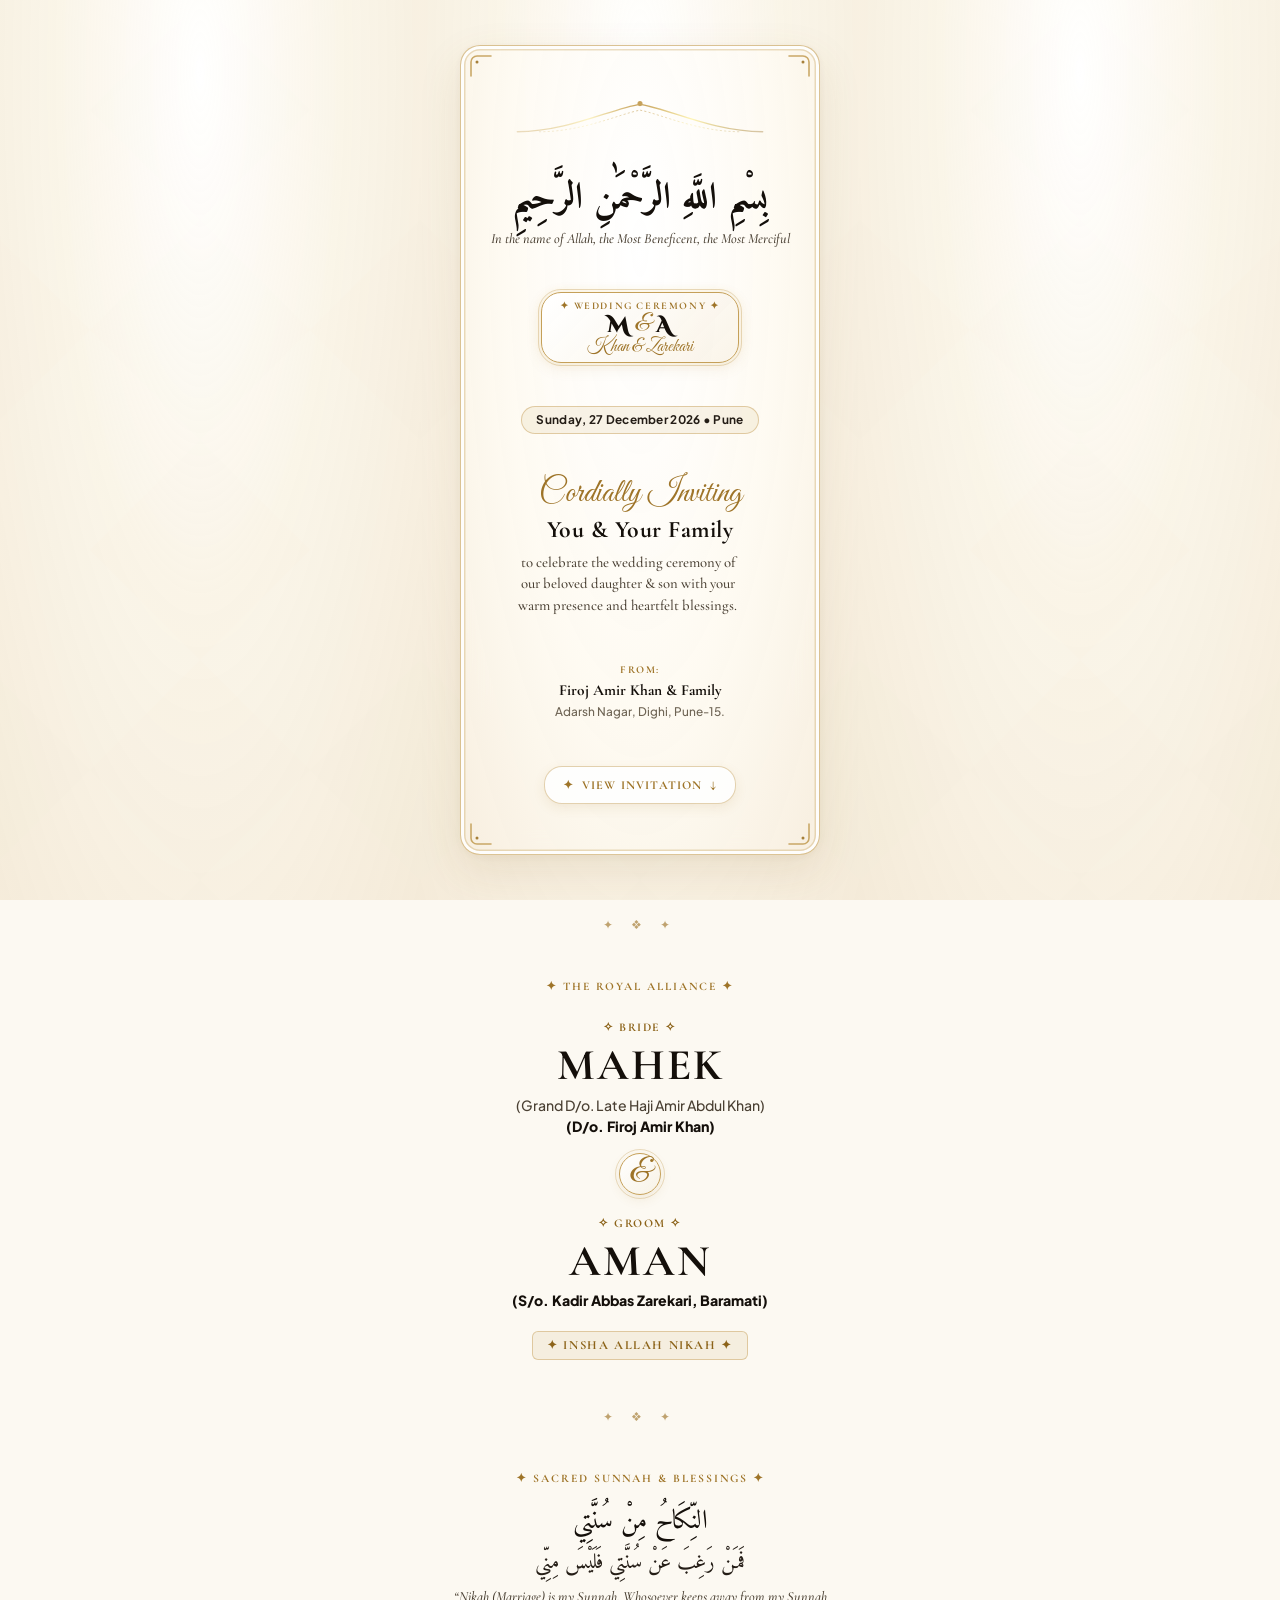
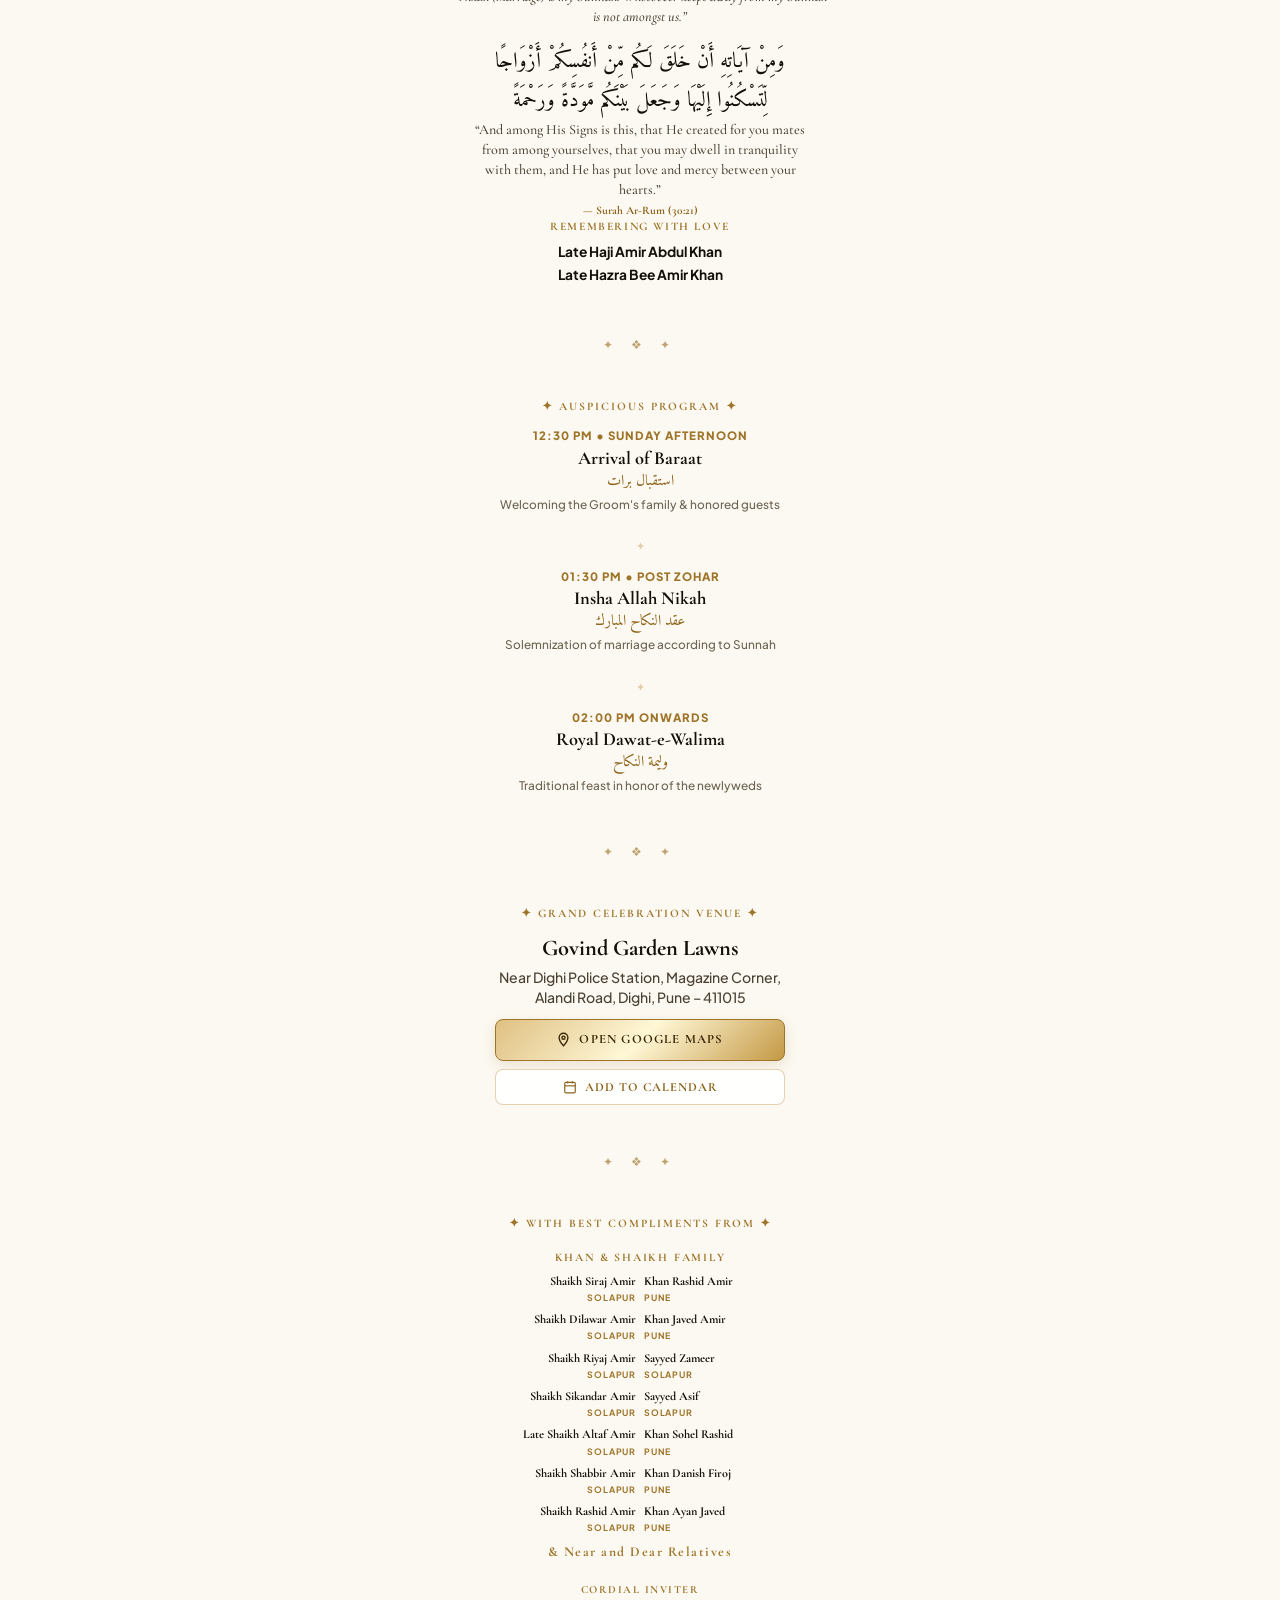
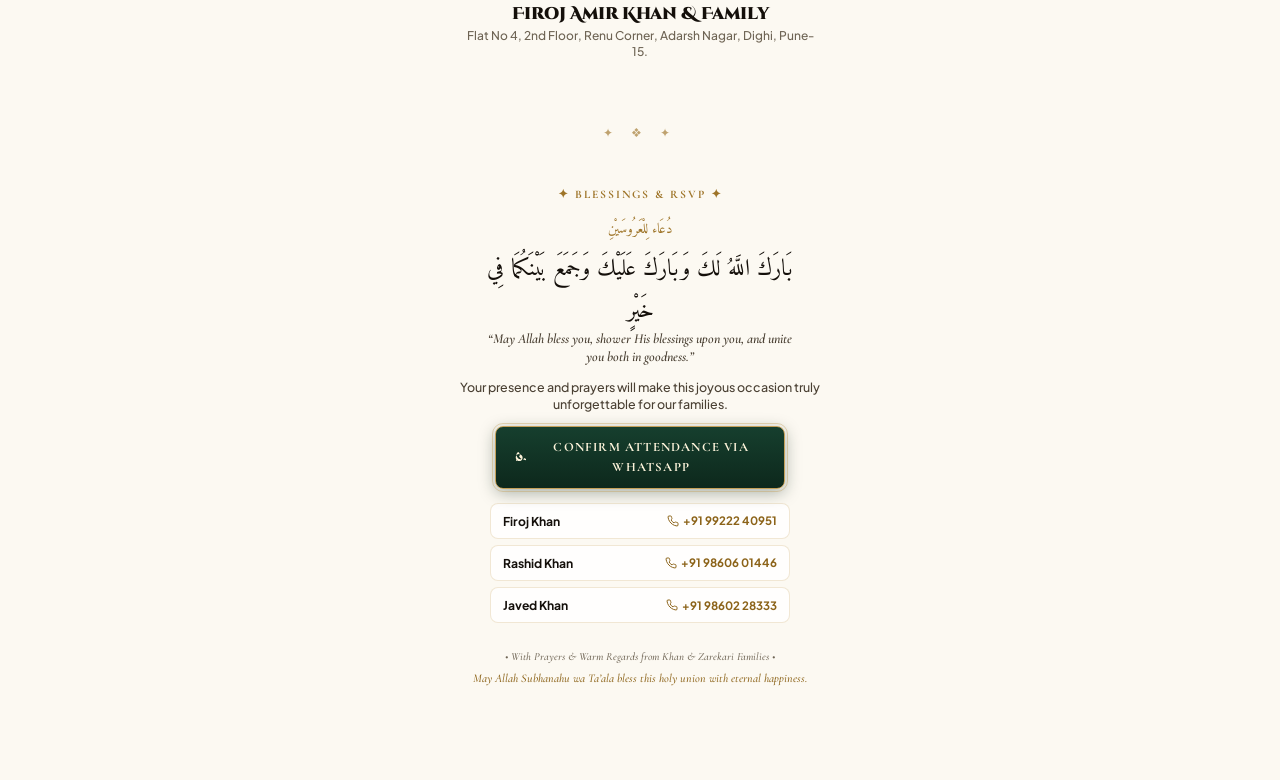
<file: index_diag.html>
<!DOCTYPE html>
<html lang="en">
<head>
<script>
window.addEventListener('DOMContentLoaded', () => {
  const f = document.querySelector('.royal-hero-frame').getBoundingClientRect();
  const v = document.querySelector('.screen-1-viewport').getBoundingClientRect();
  const b = document.body.getBoundingClientRect();
  document.title = 'DIAG:::' + JSON.stringify({frame: f, vp: v, body: b});
});
</script>
  <meta charset="UTF-8">
  <meta name="viewport" content="width=device-width, initial-scale=1.0, maximum-scale=5.0, viewport-fit=cover">
  <title>Wedding Ceremony: Mahek &amp; Aman | Official Digital Royal Invitation</title>
  
  <meta name="description" content="Insha Allah Nikah of Mahek (D/o. Firoj Amir Khan) &amp; Aman (S/o. Kadir Abbas Zarekari) on Sunday, 27 December 2026 at Govind Garden, Dighi, Pune.">
  <meta property="og:title" content="Wedding Ceremony: Mahek &amp; Aman">
  <meta property="og:description" content="You and your family are cordially invited to celebrate the Nikah of Mahek &amp; Aman on Sunday, 27 Dec 2026 at Govind Garden, Pune.">
  <meta property="og:type" content="website">
  <meta name="theme-color" content="#fcf9f2">

  <!-- Regal Islamic Typography & Google Fonts -->
  <link rel="preconnect" href="https://fonts.googleapis.com">
  <link rel="preconnect" href="https://fonts.gstatic.com" crossorigin>
  <link href="https://fonts.googleapis.com/css2?family=Amiri+Quran&family=Amiri:ital,wght@0,700;1,700&family=Aref+Ruqaa:wght@700&family=Scheherazade+New:wght@600;700&family=Cinzel+Decorative:wght@700;900&family=Cormorant+Garamond:ital,wght@0,500;0,600;0,700;1,500;1,600;1,700&family=Plus+Jakarta+Sans:wght@400;500;600;700;800&family=Great+Vibes&display=swap" rel="stylesheet">
  
  <link rel="stylesheet" href="style.css?v=7.1">
  <style id="royal-master-styles">
/* Antigravity Royal Islamic Luxury Design System (v7.1) */
/* Bespoke Imperial Wedding Invitation: Mahek & Aman */
/* Focus: Screen 1 (The First Viewport) Masterpiece */

:root {
  /* Warm Alabaster, Pearl Ivory & Champagne Silk Palette */
  --bg-tapestry: #fcf9f2;
  --bg-parchment-soft: #f7f1e3;
  --bg-parchment-deep: #f2e9d5;
  
  /* Antique Royal Gold Foil Tokens */
  --gold-foil-light: #fff6be;
  --gold-foil-bright: #eab308;
  --gold-foil-base: #c5a059;
  --gold-foil-rich: #9e7428;
  --gold-foil-dark: #634714;
  
  --gold-gradient: linear-gradient(135deg, #a07425 0%, #fff2aa 25%, #8f6416 50%, #fef5bd 75%, #6a4910 100%);
  --gold-gradient-soft: linear-gradient(135deg, #dfc082 0%, #fff7d6 50%, #c49945 100%);
  --gold-border: rgba(197, 160, 89, 0.48);
  --gold-border-subtle: rgba(197, 160, 89, 0.25);
  --gold-glow: 0 0 18px rgba(197, 160, 89, 0.28);

  /* High Contrast Regal Typography Colors (WCAG AAA on Cream) */
  --text-lead: #140f0a;
  --text-primary: #241d16;
  --text-secondary: #4a4033;
  --text-muted: #6e6454;
  --text-gold-accent: #8c6319;

  /* Typography Fonts */
  --font-arabic-bold: 'Amiri', 'Aref Ruqaa', 'Scheherazade New', 'Noto Naskh Arabic', serif;
  --font-arabic-quran: 'Amiri Quran', 'Amiri', 'Scheherazade New', serif;
  --font-arabic: 'Amiri', 'Aref Ruqaa', 'Scheherazade New', 'Noto Naskh Arabic', serif;
  --font-display: 'Cinzel Decorative', Georgia, serif;
  --font-serif: 'Cormorant Garamond', Georgia, serif;
  --font-script: 'Great Vibes', cursive;
  --font-sans: 'Plus Jakarta Sans', -apple-system, BlinkMacSystemFont, sans-serif;

  --nav-height: 44px;
}

/* ==========================================================
   STRICT ZERO HORIZONTAL MOVEMENT & MOBILE VIEWPORT STABILITY
   ========================================================== */
*, *::before, *::after {
  margin: 0;
  padding: 0;
  box-sizing: border-box;
  -webkit-tap-highlight-color: transparent;
  max-width: 100%;
}

html {
  width: 100%;
  max-width: 100%;
  overflow-x: hidden !important;
  scroll-behavior: smooth;
  scroll-snap-type: y proximity;
  background-color: var(--bg-tapestry);
}

body.royal-parchment-body {
  width: 100%;
  max-width: 100%;
  min-height: 100vh;
  overflow-x: hidden !important;
  position: relative;
  touch-action: pan-y;
  color: var(--text-primary);
  font-family: var(--font-sans);
  line-height: 1.5;
  text-rendering: optimizeLegibility;
  -webkit-font-smoothing: antialiased;
  background-color: var(--bg-tapestry);
  background-image: 
    radial-gradient(ellipse at 50% 8%, rgba(255, 255, 255, 0.98) 0%, rgba(250, 244, 230, 0.8) 45%, rgba(243, 233, 214, 0.88) 100%),
    url("data:image/svg+xml,%3Csvg width='60' height='60' viewBox='0 0 60 60' xmlns='http://www.w3.org/2000/svg'%3E%3Cg fill='%23c5a059' fill-opacity='0.038' fill-rule='evenodd'%3E%3Cpath d='M30 30L15 15L30 0L45 15L30 30zm0 30L15 45L30 30L45 45L30 60zM0 30L15 45L0 60L-15 45L0 30zm60 0L45 45L60 60L75 45L60 30z'/%3E%3C/g%3E%3C/svg%3E");
}

/* Ambient Golden Stardust Background Canvas */
#ambient-canvas {
  position: fixed;
  top: 0;
  left: 0;
  width: 100%;
  height: 100%;
  pointer-events: none;
  z-index: 0;
  opacity: 0.65;
}

/* Sticky Luxury Top Navigation Bar (Fades in ONLY after scrolling past Screen 1) */
.top-nav-bar {
  position: fixed;
  top: 0;
  left: 0;
  right: 0;
  width: 100%;
  max-width: 100vw;
  box-sizing: border-box;
  overflow-x: hidden;
  height: var(--nav-height);
  padding: 0 14px;
  display: flex;
  align-items: center;
  justify-content: space-between;
  z-index: 100;
  background: rgba(252, 249, 242, 0.96);
  backdrop-filter: blur(14px);
  -webkit-backdrop-filter: blur(14px);
  border-bottom: 1px solid var(--gold-border-subtle);
  transition: opacity 0.4s ease, transform 0.4s ease;
}

.top-nav-bar.nav-transparent {
  opacity: 0;
  pointer-events: none;
  transform: translateY(-8px);
}

.nav-branding {
  font-family: var(--font-display);
  font-size: 0.78rem;
  letter-spacing: 0.8px;
  font-weight: 700;
  background: var(--gold-gradient);
  -webkit-background-clip: text;
  -webkit-text-fill-color: transparent;
  white-space: nowrap;
}

.nav-quick-actions {
  display: flex;
  align-items: center;
  gap: 6px;
}

.nav-link-pill {
  text-decoration: none;
  background: rgba(197, 160, 89, 0.12);
  border: 1px solid var(--gold-border-subtle);
  color: var(--text-gold-accent);
  font-size: 0.68rem;
  font-weight: 700;
  padding: 3px 8px;
  border-radius: 10px;
  transition: all 0.2s ease;
  white-space: nowrap;
}

.nav-link-pill:active {
  background: rgba(197, 160, 89, 0.25);
}

.nav-icon-btn {
  background: rgba(255, 255, 255, 0.9);
  border: 1px solid var(--gold-border-subtle);
  color: var(--text-gold-accent);
  width: 26px;
  height: 26px;
  border-radius: 50%;
  display: flex;
  align-items: center;
  justify-content: center;
  cursor: pointer;
  flex-shrink: 0;
}

/* ==========================================================
   SCREEN 1: THE FIRST VIEWPORT MASTERPIECE
   (Exact 100dvh Self-Contained Isolation - Zero Bleed of Section 2!)
   ========================================================== */
.screen-1-viewport {
  position: relative;
  width: 100%;
  height: 100dvh;
  min-height: 100dvh;
  max-height: 100dvh;
  box-sizing: border-box;
  overflow: hidden;
  display: flex;
  align-items: center;
  justify-content: center;
  padding: 10px;
  scroll-snap-align: start;
  scroll-snap-stop: always;
  z-index: 10;
}

/* Royal Architectural Illuminated Arched Frame */
.royal-hero-frame {
  position: relative;
  width: calc(100% - 16px);
  max-width: 360px;
  height: calc(100% - 16px);
  max-height: 810px;
  box-sizing: border-box;
  margin: 0 auto;
  background: radial-gradient(ellipse at 50% 25%, rgba(255, 255, 255, 0.98) 0%, rgba(254, 250, 242, 0.95) 55%, rgba(247, 239, 224, 0.93) 100%);
  backdrop-filter: blur(14px);
  -webkit-backdrop-filter: blur(14px);
  border: 1.5px solid rgba(197, 160, 89, 0.6);
  border-radius: 20px;
  box-shadow: 
    0 16px 44px rgba(139, 101, 33, 0.12),
    0 2px 8px rgba(139, 101, 33, 0.06),
    inset 0 0 0 3px rgba(255, 255, 255, 0.95),
    inset 0 0 0 4.5px rgba(197, 160, 89, 0.35);
  display: flex;
  flex-direction: column;
  justify-content: space-evenly;
  align-items: center;
  text-align: center;
  padding: 14px 14px 12px;
  overflow: hidden;
}

/* Arabesque Corner Filigree Accents */
.frame-corner {
  position: absolute;
  width: 24px;
  height: 24px;
  pointer-events: none;
  opacity: 0.9;
  z-index: 2;
}
.frame-corner-tl { top: 8px; left: 8px; }
.frame-corner-tr { top: 8px; right: 8px; transform: scaleX(-1); }
.frame-corner-bl { bottom: 8px; left: 8px; transform: scaleY(-1); }
.frame-corner-br { bottom: 8px; right: 8px; transform: scale(-1); }
.frame-corner svg { width: 100%; height: 100%; display: block; }

/* Top Moorish Mihrab Arch Crown */
.hero-arch-crown {
  width: 100%;
  max-width: 260px;
  margin-top: 2px;
  flex-shrink: 0;
}
.hero-arch-svg {
  width: 100%;
  height: auto;
  display: block;
}

/* Bismillah Calligraphy Block with Metallic Gold Shine */
.hero-bismillah-block {
  width: 100%;
  margin: 1px 0 3px;
  flex-shrink: 0;
}

.bold-calligraphic-bismillah {
  font-family: var(--font-arabic-bold);
  font-size: clamp(1.8rem, 5.8vw, 2.3rem);
  color: var(--text-lead);
  line-height: 1.45;
  margin-bottom: 2px;
  white-space: normal;
  text-shadow: 0 1px 2px rgba(255, 255, 255, 0.95);
  position: relative;
  display: inline-block;
  letter-spacing: 0;
}

.bismillah-translation {
  font-family: var(--font-serif);
  font-size: clamp(0.78rem, 2.5vw, 0.88rem);
  font-style: italic;
  color: var(--text-secondary);
  line-height: 1.35;
  padding: 0 4px;
}

/* M&A Royal Monogram Medallion with Floating Motion */
.hero-monogram-medallion-wrap {
  margin: 3px 0;
  display: flex;
  align-items: center;
  justify-content: center;
  width: 100%;
  max-width: 280px;
  flex-shrink: 0;
}

.hero-medallion-box {
  position: relative;
  padding: 6px 18px;
  background: linear-gradient(135deg, rgba(255, 255, 255, 0.98) 0%, rgba(250, 244, 232, 0.94) 100%);
  border: 1.2px solid var(--gold-foil-base);
  outline: 1px solid rgba(197, 160, 89, 0.38);
  outline-offset: 2.5px;
  border-radius: 20px;
  box-shadow: 
    0 4px 16px rgba(161, 120, 47, 0.12),
    0 0 10px rgba(234, 179, 8, 0.1);
  display: flex;
  flex-direction: column;
  align-items: center;
  animation: crestFloat 4s ease-in-out infinite;
  transition: transform 0.3s ease;
  overflow: hidden;
}

@keyframes crestFloat {
  0%, 100% {
    transform: translateY(0);
    box-shadow: 0 4px 14px rgba(161, 120, 47, 0.12), 0 0 8px rgba(234, 179, 8, 0.08);
  }
  50% {
    transform: translateY(-3px);
    box-shadow: 0 8px 22px rgba(161, 120, 47, 0.18), 0 0 16px rgba(234, 179, 8, 0.18);
  }
}

.hero-caption-pill {
  font-family: var(--font-serif);
  font-size: 0.64rem;
  letter-spacing: 1.6px;
  text-transform: uppercase;
  color: var(--gold-foil-rich);
  font-weight: 800;
}

.hero-monogram-lead {
  display: flex;
  align-items: center;
  justify-content: center;
  gap: 5px;
  margin: 1px 0;
  line-height: 1;
}

.mono-initial {
  font-family: var(--font-display);
  font-size: 1.35rem;
  font-weight: 800;
  color: var(--text-lead);
  letter-spacing: 1px;
}

.mono-amp {
  font-family: var(--font-script);
  font-size: 1.65rem;
  color: var(--gold-foil-rich);
  line-height: 0.8;
  margin-top: -2px;
}

.hero-alliance-name {
  font-family: var(--font-script);
  font-size: 1.15rem;
  color: var(--gold-foil-rich);
  line-height: 1;
}

/* Date & City Capsule */
.hero-date-capsule {
  display: inline-block;
  font-family: var(--font-sans);
  font-size: 0.74rem;
  font-weight: 700;
  color: var(--text-primary);
  background: rgba(197, 160, 89, 0.12);
  border: 1px solid var(--gold-border);
  padding: 4px 14px;
  border-radius: 16px;
  margin: 2px 0 4px;
  flex-shrink: 0;
  letter-spacing: 0.3px;
}

/* Universal Welcoming Salutation (Clean, Simple English) */
.hero-salutation-wrap {
  width: 100%;
  max-width: 330px;
  margin: 2px 0;
  flex-shrink: 0;
}

.guest-salutation-script {
  font-family: var(--font-script);
  font-size: 2.05rem;
  color: var(--gold-foil-rich);
  line-height: 1;
  display: block;
}

.universal-guest-title {
  font-family: var(--font-serif);
  font-size: clamp(1.24rem, 4.4vw, 1.48rem);
  font-weight: 700;
  color: var(--text-lead);
  letter-spacing: 0.5px;
  margin: 2px 0 4px;
}

.salutation-message {
  font-family: var(--font-serif);
  font-size: clamp(0.82rem, 2.6vw, 0.92rem);
  color: var(--text-secondary);
  line-height: 1.45;
  margin-bottom: 4px;
  text-wrap: balance;
  max-width: 305px;
}

/* Host Sign-off */
.hero-host-signoff {
  display: flex;
  flex-direction: column;
  align-items: center;
  gap: 1px;
  margin: 2px 0 4px;
  flex-shrink: 0;
}

.from-tag {
  font-family: var(--font-serif);
  font-size: 0.66rem;
  text-transform: uppercase;
  letter-spacing: 1.5px;
  color: var(--gold-foil-rich);
  font-weight: 700;
}

.host-name {
  font-family: var(--font-serif);
  font-size: 0.96rem;
  font-weight: 700;
  color: var(--text-lead);
}

.host-location {
  font-size: 0.74rem;
  color: var(--text-muted);
}

/* Pulsing Scroll Beacon Action */
.scroll-down-cue {
  display: inline-flex;
  align-items: center;
  gap: 7px;
  text-decoration: none;
  font-family: var(--font-serif);
  font-size: 0.76rem;
  font-weight: 700;
  letter-spacing: 1.2px;
  text-transform: uppercase;
  color: var(--gold-foil-rich);
  margin-top: 4px;
  padding: 7px 18px;
  border: 1.2px solid var(--gold-border);
  border-radius: 18px;
  background: rgba(255, 255, 255, 0.88);
  box-shadow: 0 4px 12px rgba(161, 120, 47, 0.12);
  animation: beaconPulse 2.8s infinite ease-in-out;
  transition: all 0.25s ease;
  flex-shrink: 0;
}

@keyframes beaconPulse {
  0%, 100% {
    box-shadow: 0 0 0 0 rgba(197, 160, 89, 0.4), 0 4px 12px rgba(161, 120, 47, 0.12);
  }
  50% {
    box-shadow: 0 0 0 6px rgba(197, 160, 89, 0), 0 6px 16px rgba(161, 120, 47, 0.2);
  }
}

.scroll-down-cue:active {
  background: rgba(197, 160, 89, 0.2);
  transform: scale(0.98);
}

.cue-arrow-down {
  display: inline-block;
  font-size: 0.9rem;
  animation: arrowBounce 1.8s infinite ease-in-out;
}

@keyframes arrowBounce {
  0%, 100% { transform: translateY(0); }
  50% { transform: translateY(3px); }
}

/* ==========================================================
   ELEGANT ENTRANCE & MOTION PHYSICS FOR SCREEN 1
   (Baseline opacity: 1 ensures 100% visibility always!)
   ========================================================== */
.anim-fade-up {
  opacity: 1;
  transform: translateY(0);
}

.anim-d1 { animation-delay: 0.04s; }
.anim-d2 { animation-delay: 0.10s; }
.anim-d3 { animation-delay: 0.16s; }
.anim-d4 { animation-delay: 0.22s; }
.anim-d5 { animation-delay: 0.28s; }
.anim-d6 { animation-delay: 0.34s; }
.anim-d7 { animation-delay: 0.40s; }

@media (prefers-reduced-motion: reduce) {
  .anim-fade-up, .hero-medallion-box, .scroll-down-cue, .cue-arrow-down {
    animation: none !important;
    opacity: 1 !important;
    transform: none !important;
  }
}

/* ==========================================================
   DOWNSTREAM CHAPTERS (PRESERVED & ISOLATED)
   ========================================================== */
.invitation-main-flow {
  position: relative;
  width: 100%;
  max-width: 400px;
  margin: 0 auto;
  padding: 0 12px 60px;
  box-sizing: border-box;
  overflow: hidden;
  display: flex;
  flex-direction: column;
  align-items: center;
  z-index: 10;
}

/* Downstream Section Isolation */
.spacious-chapter {
  position: relative;
  width: 100%;
  max-width: 100%;
  margin: 20px 0 24px;
  padding: 8px 0;
  box-sizing: border-box;
  overflow: hidden;
  display: flex;
  flex-direction: column;
  align-items: center;
  text-align: center;
  scroll-snap-align: start;
}

.spacious-chapter-badge {
  display: inline-block;
  font-family: var(--font-serif);
  font-size: 0.72rem;
  letter-spacing: 2px;
  text-transform: uppercase;
  color: var(--gold-foil-rich);
  font-weight: 800;
  margin-bottom: 12px;
}

.spacious-divider {
  display: flex;
  align-items: center;
  justify-content: center;
  width: 100%;
  margin: 16px 0;
}

.spacious-divider-icon {
  color: var(--gold-foil-rich);
  font-size: 0.75rem;
  letter-spacing: 8px;
  opacity: 0.65;
}

/* Couple Profiles */
.couple-profile-wrap {
  width: 100%;
  max-width: 320px;
  margin: 6px 0;
}

.role-designation {
  font-family: var(--font-serif);
  font-size: 0.74rem;
  font-weight: 700;
  letter-spacing: 1.5px;
  text-transform: uppercase;
  color: var(--text-gold-accent);
}

.couple-hero-name {
  font-family: var(--font-serif);
  font-size: clamp(2rem, 7.5vw, 2.75rem);
  font-weight: 900;
  letter-spacing: 2px;
  color: var(--text-lead);
  text-transform: uppercase;
  line-height: 1.1;
  margin: 4px 0 6px;
}

.lineage-stack {
  font-size: clamp(0.76rem, 2.5vw, 0.88rem);
  color: var(--text-secondary);
  line-height: 1.4;
}

.lineage-row {
  margin-bottom: 2px;
  white-space: normal;
  word-break: normal;
  overflow-wrap: break-word;
}

.lineage-row.highlight-parent {
  font-weight: 800;
  color: var(--text-lead);
}

.alliance-knot-crest {
  display: flex;
  align-items: center;
  justify-content: center;
  margin: 8px 0;
}

.alliance-knot-circle {
  width: 42px;
  height: 42px;
  border-radius: 50%;
  border: 1.5px solid var(--gold-foil-base);
  outline: 1px solid rgba(197, 160, 89, 0.35);
  outline-offset: 3px;
  background: linear-gradient(135deg, rgba(255, 255, 255, 0.98) 0%, rgba(247, 241, 227, 0.92) 100%);
  box-shadow: 0 4px 12px rgba(161, 120, 47, 0.12);
  display: flex;
  align-items: center;
  justify-content: center;
}

.alliance-knot-ampersand {
  font-family: var(--font-script);
  font-size: 2.1rem;
  color: var(--gold-foil-rich);
  line-height: 1;
  margin-top: -2px;
}

.solemn-ceremony-pill {
  font-family: var(--font-serif);
  font-size: 0.78rem;
  font-weight: 800;
  letter-spacing: 1.6px;
  text-transform: uppercase;
  color: var(--text-gold-accent);
  padding: 4px 14px;
  border-radius: 6px;
  background: rgba(197, 160, 89, 0.12);
  border: 1px solid var(--gold-border);
  margin-top: 12px;
}

/* Sacred Sunnah */
.hadith-block {
  width: 100%;
  margin-bottom: 8px;
}

.bold-calligraphic-hadith-lead {
  font-family: var(--font-arabic-bold);
  font-size: clamp(1.3rem, 4.4vw, 1.65rem);
  color: var(--text-lead);
  line-height: 1.75;
  white-space: normal;
  word-break: normal;
  overflow-wrap: break-word;
}

.bold-calligraphic-hadith-sub {
  font-family: var(--font-arabic-bold);
  font-size: clamp(1.1rem, 3.6vw, 1.35rem);
  color: var(--text-primary);
  line-height: 1.75;
  white-space: normal;
  word-break: normal;
  overflow-wrap: break-word;
}

.hadith-translation-text {
  font-family: var(--font-serif);
  font-size: clamp(0.8rem, 2.5vw, 0.88rem);
  font-style: italic;
  color: var(--text-secondary);
  line-height: 1.4;
  margin-top: 4px;
}

.quranic-verse-block {
  width: 100%;
  max-width: 340px;
}

.bold-calligraphic-quran {
  font-family: var(--font-arabic-quran);
  font-size: clamp(1.1rem, 3.5vw, 1.35rem);
  color: var(--text-lead);
  line-height: 1.85;
  white-space: normal;
  word-break: normal;
  overflow-wrap: break-word;
  text-align: center;
}

.quran-translation-text {
  font-family: var(--font-serif);
  font-size: clamp(0.8rem, 2.5vw, 0.88rem);
  line-height: 1.4;
  color: var(--text-secondary);
  margin-top: 6px;
}

.quran-surah-cite {
  display: block;
  font-size: 0.72rem;
  color: var(--text-gold-accent);
  font-weight: 700;
  margin-top: 3px;
  font-style: normal;
}

.elders-benediction-block {
  width: 100%;
  max-width: 320px;
}

.elders-section-lead {
  font-family: var(--font-serif);
  font-size: 0.72rem;
  text-transform: uppercase;
  letter-spacing: 1.6px;
  color: var(--gold-foil-rich);
  font-weight: 800;
  display: block;
  margin-bottom: 6px;
}

.elder-name-line {
  font-size: clamp(0.76rem, 2.5vw, 0.86rem);
  font-weight: 700;
  color: var(--text-lead);
  line-height: 1.4;
  margin-bottom: 4px;
}

/* Ceremony & Program */
.program-timeline-roster {
  width: 100%;
  max-width: 330px;
  display: flex;
  flex-direction: column;
  gap: 14px;
}

.program-time-point {
  display: flex;
  flex-direction: column;
  align-items: center;
}

.point-time-badge {
  font-family: var(--font-sans);
  font-size: 0.72rem;
  font-weight: 800;
  color: var(--gold-foil-rich);
  letter-spacing: 1px;
  text-transform: uppercase;
  margin-bottom: 2px;
}

.point-title {
  font-family: var(--font-serif);
  font-size: 1.15rem;
  font-weight: 800;
  color: var(--text-lead);
  line-height: 1.2;
}

.point-subtitle {
  font-family: var(--font-arabic-bold);
  font-size: 0.95rem;
  color: var(--text-gold-accent);
  margin-top: 2px;
}

.point-note {
  font-size: 0.74rem;
  color: var(--text-muted);
  margin-top: 2px;
}

.point-separator-star {
  color: var(--gold-foil-base);
  font-size: 0.7rem;
  margin-top: 10px;
  opacity: 0.5;
}

/* Venue */
.venue-statement-block {
  width: 100%;
  max-width: 320px;
  margin-bottom: 12px;
}

.venue-lead-name {
  font-family: var(--font-serif);
  font-size: clamp(1.15rem, 3.8vw, 1.4rem);
  font-weight: 800;
  color: var(--text-lead);
  line-height: 1.25;
}

.venue-full-address {
  font-size: clamp(0.78rem, 2.5vw, 0.88rem);
  color: var(--text-secondary);
  line-height: 1.4;
  margin-top: 6px;
}

.venue-action-cluster {
  display: flex;
  flex-direction: column;
  align-items: center;
  gap: 8px;
  width: 100%;
  max-width: 290px;
}

.bespoke-gold-btn {
  display: inline-flex;
  align-items: center;
  justify-content: center;
  gap: 8px;
  width: 100%;
  background: var(--gold-gradient-soft);
  border: 1px solid var(--gold-foil-rich);
  color: #3b2806;
  font-family: var(--font-serif);
  font-weight: 700;
  font-size: 0.8rem;
  letter-spacing: 1.2px;
  text-transform: uppercase;
  padding: 10px 16px;
  border-radius: 8px;
  text-decoration: none;
  box-shadow: 0 4px 14px rgba(161, 120, 47, 0.18);
  transition: all 0.2s ease;
}

.bespoke-gold-btn:active {
  transform: scale(0.98);
}

.bespoke-outline-btn {
  display: inline-flex;
  align-items: center;
  justify-content: center;
  gap: 8px;
  width: 100%;
  background: rgba(255, 255, 255, 0.9);
  border: 1px solid var(--gold-border);
  color: var(--text-gold-accent);
  font-family: var(--font-serif);
  font-weight: 700;
  font-size: 0.78rem;
  letter-spacing: 1px;
  text-transform: uppercase;
  padding: 8px 16px;
  border-radius: 8px;
  text-decoration: none;
  transition: all 0.2s ease;
}

.bespoke-outline-btn:active {
  background: rgba(197, 160, 89, 0.15);
}

/* Compliments & Honors */
.compliments-editorial-wrap {
  width: 100%;
  max-width: 360px;
  margin: 4px 0 16px;
}

.compliments-group-lead {
  font-family: var(--font-serif);
  font-size: 0.72rem;
  text-transform: uppercase;
  letter-spacing: 1.8px;
  color: var(--gold-foil-rich);
  font-weight: 800;
  display: block;
  margin-bottom: 8px;
}

.compliments-two-col-flow {
  display: flex;
  justify-content: space-between;
  gap: 8px;
  width: 100%;
}

.compliments-col {
  flex: 1;
  display: flex;
  flex-direction: column;
  gap: 8px;
}

.compliments-col-left { text-align: right; }
.compliments-col-right { text-align: left; }

.compliment-honor-item {
  display: flex;
  flex-direction: column;
}

.honor-name-line {
  font-family: var(--font-serif);
  font-size: clamp(0.68rem, 2vw, 0.76rem);
  font-weight: 700;
  color: var(--text-lead);
  line-height: 1.25;
  margin-bottom: 2px;
  white-space: normal;
  word-break: normal;
  overflow-wrap: break-word;
}

.honor-location-pill {
  font-size: 0.55rem;
  color: var(--gold-foil-rich);
  font-family: var(--font-sans);
  font-weight: 700;
  letter-spacing: 0.8px;
  text-transform: uppercase;
}

.all-relatives-honor-banner {
  font-family: var(--font-serif);
  font-size: 0.85rem;
  font-weight: 800;
  letter-spacing: 1.5px;
  color: var(--gold-foil-rich);
  margin: 8px 0 12px;
}

.host-inviter-block {
  width: 100%;
  margin-top: 6px;
}

.from-lead-label {
  font-family: var(--font-serif);
  font-size: 0.68rem;
  text-transform: uppercase;
  letter-spacing: 1.5px;
  color: var(--gold-foil-rich);
  font-weight: 800;
}

.host-lead-fullname {
  font-family: var(--font-display);
  font-size: 1.08rem;
  font-weight: 800;
  color: var(--text-lead);
  margin: 2px 0 1px;
}

.host-lead-addressline {
  font-size: 0.75rem;
  color: var(--text-muted);
  line-height: 1.35;
}

/* RSVP */
.dua-display-wrap {
  width: 100%;
  max-width: 320px;
  margin-bottom: 12px;
}

.dua-crest-label {
  font-family: var(--font-arabic-bold);
  font-size: 0.9rem;
  color: var(--gold-foil-rich);
  margin-bottom: 3px;
}

.bold-calligraphic-dua {
  font-family: var(--font-arabic-quran);
  font-size: clamp(1.15rem, 3.8vw, 1.45rem);
  color: var(--text-lead);
  line-height: 1.8;
  white-space: normal;
  word-break: normal;
  overflow-wrap: break-word;
  text-align: center;
}

.dua-translation-text {
  font-family: var(--font-serif);
  font-size: clamp(0.78rem, 2.5vw, 0.86rem);
  font-style: italic;
  font-weight: 600;
  color: var(--text-secondary);
  line-height: 1.35;
  margin-top: 5px;
}

.rsvp-invitation-subtext {
  font-size: 0.78rem;
  color: var(--text-secondary);
  line-height: 1.35;
  margin-bottom: 14px;
  padding: 0 4px;
}

.bespoke-rsvp-btn {
  position: relative;
  display: inline-flex;
  align-items: center;
  justify-content: center;
  gap: 8px;
  width: 100%;
  max-width: 290px;
  background: linear-gradient(180deg, #163f2e 0%, #0d281c 100%);
  border: 1.2px solid var(--gold-foil-base);
  outline: 1px solid rgba(197, 160, 89, 0.4);
  outline-offset: 2px;
  color: #fdf4db;
  font-family: var(--font-serif);
  font-weight: 700;
  font-size: 0.8rem;
  letter-spacing: 1.2px;
  text-transform: uppercase;
  padding: 11px 16px;
  border-radius: 8px;
  text-decoration: none;
  box-shadow: 0 4px 16px rgba(13, 40, 28, 0.35);
  overflow: hidden;
  transition: all 0.25s ease;
}

.bespoke-rsvp-btn:active {
  transform: scale(0.98);
}

.btn-shimmer-sweep {
  position: absolute;
  top: 0;
  left: -120%;
  width: 70%;
  height: 100%;
  background: linear-gradient(90deg, transparent, rgba(255, 255, 255, 0.28), transparent);
  transform: skewX(-20deg);
  animation: shimmerSweep 3.2s infinite ease-in-out;
}

@keyframes shimmerSweep {
  0% { left: -120%; }
  45% { left: 160%; }
  100% { left: 160%; }
}

.contacts-honor-list {
  width: 100%;
  max-width: 300px;
  display: flex;
  flex-direction: column;
  gap: 6px;
  margin: 14px 0 16px;
}

.contact-pill-item {
  display: flex;
  align-items: center;
  justify-content: space-between;
  padding: 8px 12px;
  background: rgba(255, 255, 255, 0.85);
  border: 1px solid var(--gold-border-subtle);
  border-radius: 8px;
  text-decoration: none;
  color: var(--text-primary);
  font-size: 0.76rem;
  transition: all 0.2s ease;
}

.contact-pill-item:active {
  background: rgba(197, 160, 89, 0.15);
}

.contact-name {
  font-weight: 700;
  color: var(--text-lead);
}

.contact-phone-badge {
  display: flex;
  align-items: center;
  gap: 4px;
  color: var(--text-gold-accent);
  font-weight: 700;
  font-family: var(--font-sans);
  font-size: 0.72rem;
}

.closing-imperial-blessing {
  margin-top: 10px;
  font-family: var(--font-serif);
  font-style: italic;
  font-size: 0.68rem;
  color: var(--text-muted);
}

.closing-prayer-text {
  font-family: var(--font-serif);
  font-size: 0.74rem;
  font-style: italic;
  color: var(--text-gold-accent);
  margin-top: 4px;
}

  </style>
</head>
<body class="royal-parchment-body">
  <!-- Ambient Golden Stardust Canvas -->
  <canvas id="ambient-canvas"></canvas>

  <!-- Sticky Luxury Navigation Bar (Fades in ONLY on scroll) -->
  <header class="top-nav-bar nav-transparent" id="top-nav">
    <div class="nav-branding">Khan &amp; Zarekari</div>
    <div class="nav-quick-actions">
      <a href="#zone-ceremony" class="nav-link-pill">Nikah</a>
      <a href="#zone-rsvp" class="nav-link-pill">RSVP</a>
      <button id="share-btn" class="nav-icon-btn" aria-label="Share Invitation">
        <svg width="12" height="12" viewBox="0 0 24 24" fill="none" stroke="currentColor" stroke-width="2"><path d="M4 12v8a2 2 0 0 0 2 2h12a2 2 0 0 0 2-2v-8"/><polyline points="16 6 12 2 8 6"/><line x1="12" y1="2" x2="12" y2="15"/></svg>
      </button>
    </div>
  </header>

  <!-- ==========================================================
       SCREEN 1: THE FIRST VIEWPORT (SELF-CONTAINED 100dvh)
       ========================================================== -->
  <section class="screen-1-viewport" id="zone-opener">
    <div class="royal-hero-frame">

      <div class="frame-corner frame-corner-tl">
        <svg viewBox="0 0 24 24" fill="none"><path d="M2 22 V8 C2 4.686 4.686 2 8 2 H22" stroke="#c5a059" stroke-width="1.6" stroke-linecap="round"/><circle cx="8" cy="8" r="1.5" fill="#9e7428"/></svg>
      </div>
      <div class="frame-corner frame-corner-tr">
        <svg viewBox="0 0 24 24" fill="none"><path d="M2 22 V8 C2 4.686 4.686 2 8 2 H22" stroke="#c5a059" stroke-width="1.6" stroke-linecap="round"/><circle cx="8" cy="8" r="1.5" fill="#9e7428"/></svg>
      </div>
      <div class="frame-corner frame-corner-bl">
        <svg viewBox="0 0 24 24" fill="none"><path d="M2 22 V8 C2 4.686 4.686 2 8 2 H22" stroke="#c5a059" stroke-width="1.6" stroke-linecap="round"/><circle cx="8" cy="8" r="1.5" fill="#9e7428"/></svg>
      </div>
      <div class="frame-corner frame-corner-br">
        <svg viewBox="0 0 24 24" fill="none"><path d="M2 22 V8 C2 4.686 4.686 2 8 2 H22" stroke="#c5a059" stroke-width="1.6" stroke-linecap="round"/><circle cx="8" cy="8" r="1.5" fill="#9e7428"/></svg>
      </div>


      <!-- 1. Top Architectural Moorish Arch Crown -->
      <div class="hero-arch-crown anim-fade-up anim-d1">
        <svg class="hero-arch-svg" viewBox="0 0 360 48" fill="none" xmlns="http://www.w3.org/2000/svg">
          <path d="M10 44 C80 44 140 12 180 6 C220 12 280 44 350 44" stroke="url(#goldGrad1)" stroke-width="1.8" stroke-linecap="round"/>
          <path d="M40 44 C100 44 150 20 180 14 C210 20 260 44 320 44" stroke="url(#goldGrad1)" stroke-width="0.8" stroke-dasharray="3 3"/>
          <circle cx="180" cy="5" r="3.5" fill="url(#goldGrad1)"/>
          <defs>
            <linearGradient id="goldGrad1" x1="0" y1="0" x2="360" y2="0" gradientUnits="userSpaceOnUse">
              <stop offset="0%" stop-color="#c5a059" stop-opacity="0.3"/>
              <stop offset="30%" stop-color="#fdf4c7"/>
              <stop offset="50%" stop-color="#c5a059"/>
              <stop offset="70%" stop-color="#fff5b8"/>
              <stop offset="100%" stop-color="#8f6416" stop-opacity="0.3"/>
            </linearGradient>
          </defs>
        </svg>
      </div>

      <!-- 2. Grand Bismillah Calligraphy (Bold & Smooth Arabic + Simple English) -->
      <div class="hero-bismillah-block anim-fade-up anim-d2">
        <h1 class="bold-calligraphic-bismillah" lang="ar" dir="rtl">بِسْمِ اللَّهِ الرَّحْمَٰنِ الرَّحِيمِ</h1>
        <p class="bismillah-translation">In the name of Allah, the Most Beneficent, the Most Merciful</p>
      </div>

      <!-- 3. M&A Royal Monogram Crest (Floating Medallion) -->
      <div class="hero-monogram-medallion-wrap anim-fade-up anim-d3">
        <div class="hero-medallion-box" id="hero-medallion">
          <span class="hero-caption-pill">✦ WEDDING CEREMONY ✦</span>
          <div class="hero-monogram-lead">
            <span class="mono-initial">M</span>
            <span class="mono-amp">&amp;</span>
            <span class="mono-initial">A</span>
          </div>
          <span class="hero-alliance-name">Khan &amp; Zarekari</span>
        </div>
      </div>

      <!-- 4. Date & Location Capsule -->
      <div class="hero-date-capsule anim-fade-up anim-d4">
        <span>Sunday, 27 December 2026 &bull; Pune</span>
      </div>

      <!-- 5. Universal Salutation (Simple, Warm, Clean English) -->
      <div class="hero-salutation-wrap anim-fade-up anim-d5">
        <span class="guest-salutation-script">Cordially Inviting</span>
        <h2 class="universal-guest-title" id="guest-name-slot">You &amp; Your Family</h2>
        <p class="salutation-message">
          to celebrate the wedding ceremony of our beloved daughter &amp; son with your warm presence and heartfelt blessings.
        </p>
      </div>

      <!-- 6. Host Inscription -->
      <div class="hero-host-signoff anim-fade-up anim-d6">
        <span class="from-tag">From:</span>
        <span class="host-name">Firoj Amir Khan &amp; Family</span>
        <span class="host-location">Adarsh Nagar, Dighi, Pune-15.</span>
      </div>

      <!-- 7. Pulsing Beacon Invitation Cue -->
      <a href="#zone-couple" class="scroll-down-cue anim-fade-up anim-d7" id="view-invitation-btn">
        <span>✦</span>
        <span>View Invitation</span>
        <span class="cue-arrow-down">↓</span>
      </a>

    </div>
  </section>

  <!-- ==========================================================
       DOWNSTREAM CHAPTERS (STARTING AT SECTION 2)
       ========================================================== -->
  <main class="invitation-main-flow" id="main-flow">

    <!-- Refined Filigree Divider -->
    <div class="spacious-divider">
      <span class="spacious-divider-icon">✦ ❖ ✦</span>
    </div>

    <!-- ==========================================
         CHAPTER I: THE BLESSED UNION (MAHEK & AMAN)
         ========================================== -->
    <section class="spacious-chapter" id="zone-couple">
      <span class="spacious-chapter-badge">✦ The Royal Alliance ✦</span>

      <!-- Bride Profile -->
      <div class="couple-profile-wrap">
        <span class="role-designation">✧ Bride ✧</span>
        <h2 class="couple-hero-name">Mahek</h2>
        <div class="lineage-stack">
          <p class="lineage-row">(Grand D/o. Late Haji Amir Abdul Khan)</p>
          <p class="lineage-row highlight-parent">(D/o. Firoj Amir Khan)</p>
        </div>
      </div>

      <!-- Regal Alliance Knot Crest -->
      <div class="alliance-knot-crest">
        <div class="alliance-knot-circle">
          <span class="alliance-knot-ampersand">&amp;</span>
        </div>
      </div>

      <!-- Groom Profile -->
      <div class="couple-profile-wrap">
        <span class="role-designation">✧ Groom ✧</span>
        <h2 class="couple-hero-name">Aman</h2>
        <div class="lineage-stack">
          <p class="lineage-row highlight-parent">(S/o. Kadir Abbas Zarekari, Baramati)</p>
        </div>
      </div>

      <div class="solemn-ceremony-pill">
        <span>✦ Insha Allah Nikah ✦</span>
      </div>
    </section>

    <!-- Refined Filigree Divider -->
    <div class="spacious-divider">
      <span class="spacious-divider-icon">✦ ❖ ✦</span>
    </div>

    <!-- ==========================================
         CHAPTER II: SACRED SUNNAH, AYAH & ELDERS
         ========================================== -->
    <section class="spacious-chapter" id="zone-sunnah">
      <span class="spacious-chapter-badge">✦ Sacred Sunnah &amp; Blessings ✦</span>

      <!-- Hadith -->
      <div class="hadith-block">
        <p class="bold-calligraphic-hadith-lead" lang="ar" dir="rtl">النِّكَاحُ مِنْ سُنَّتِي</p>
        <p class="bold-calligraphic-hadith-sub" lang="ar" dir="rtl">فَمَنْ رَغِبَ عَنْ سُنَّتِي فَلَيْسَ مِنِّي</p>
        <p class="hadith-translation-text">
          &ldquo;Nikah (Marriage) is my Sunnah. Whosoever keeps away from my Sunnah is not amongst us.&rdquo;
        </p>
      </div>

      <!-- Quranic Ayah -->
      <div class="quranic-verse-block">
        <p class="bold-calligraphic-quran" lang="ar" dir="rtl">
          وَمِنْ آيَاتِهِ أَنْ خَلَقَ لَكُم مِّنْ أَنفُسِكُمْ أَزْوَاجًا لِّتَسْكُنُوا إِلَيْهَا وَجَعَلَ بَيْنَكُم مَّوَدَّةً وَرَحْمَةً
        </p>
        <p class="quran-translation-text">
          &ldquo;And among His Signs is this, that He created for you mates from among yourselves, that you may dwell in tranquility with them, and He has put love and mercy between your hearts.&rdquo;
          <span class="quran-surah-cite">&mdash; Surah Ar-Rum (30:21)</span>
        </p>
      </div>

      <!-- Elders Inscription -->
      <div class="elders-benediction-block">
        <span class="elders-section-lead">Remembering With Love</span>
        <p class="elder-name-line">Late Haji Amir Abdul Khan</p>
        <p class="elder-name-line">Late Hazra Bee Amir Khan</p>
      </div>
    </section>

    <!-- Refined Filigree Divider -->
    <div class="spacious-divider">
      <span class="spacious-divider-icon">✦ ❖ ✦</span>
    </div>

    <!-- ==========================================
         CHAPTER III: AUSPICIOUS CEREMONIES & PROGRAM
         ========================================== -->
    <section class="spacious-chapter" id="zone-ceremony">
      <span class="spacious-chapter-badge">✦ Auspicious Program ✦</span>

      <div class="program-timeline-roster">
        <div class="program-time-point">
          <span class="point-time-badge">12:30 PM &bull; Sunday Afternoon</span>
          <h3 class="point-title">Arrival of Baraat</h3>
          <p class="point-subtitle" lang="ar" dir="rtl">استقبال برات</p>
          <p class="point-note">Welcoming the Groom's family &amp; honored guests</p>
        </div>

        <span class="point-separator-star">✦</span>

        <div class="program-time-point">
          <span class="point-time-badge">01:30 PM &bull; Post Zohar</span>
          <h3 class="point-title">Insha Allah Nikah</h3>
          <p class="point-subtitle" lang="ar" dir="rtl">عقد النكاح المبارك</p>
          <p class="point-note">Solemnization of marriage according to Sunnah</p>
        </div>

        <span class="point-separator-star">✦</span>

        <div class="program-time-point">
          <span class="point-time-badge">02:00 PM Onwards</span>
          <h3 class="point-title">Royal Dawat-e-Walima</h3>
          <p class="point-subtitle" lang="ar" dir="rtl">وليمة النكاح</p>
          <p class="point-note">Traditional feast in honor of the newlyweds</p>
        </div>
      </div>
    </section>

    <!-- Refined Filigree Divider -->
    <div class="spacious-divider">
      <span class="spacious-divider-icon">✦ ❖ ✦</span>
    </div>

    <!-- ==========================================
         CHAPTER IV: THE VENUE
         ========================================== -->
    <section class="spacious-chapter" id="zone-venue">
      <span class="spacious-chapter-badge">✦ Grand Celebration Venue ✦</span>

      <div class="venue-statement-block">
        <h3 class="venue-lead-name">Govind Garden Lawns</h3>
        <p class="venue-full-address">
          Near Dighi Police Station, Magazine Corner, Alandi Road, Dighi, Pune &ndash; 411015
        </p>
      </div>

      <div class="venue-action-cluster">
        <a href="https://maps.google.com/?q=Govind+Garden+Lawns+Dighi+Pune" target="_blank" rel="noopener noreferrer" class="bespoke-gold-btn">
          <svg width="15" height="15" viewBox="0 0 24 24" fill="none" stroke="currentColor" stroke-width="2.2"><path d="M12 2C8.13 2 5 5.13 5 9c0 5.25 7 13 7 13s7-7.75 7-13c0-3.87-3.13-7-7-7z"/><circle cx="12" cy="9" r="2.5"/></svg>
          <span>Open Google Maps</span>
        </a>
        <a href="data:text/calendar;charset=utf8,BEGIN:VCALENDAR%0AVERSION:2.0%0ABEGIN:VEVENT%0ASUMMARY:Wedding: Mahek & Aman%0ADESCRIPTION:Insha Allah Nikah Ceremony of Mahek & Aman%0ALOCATION:Govind Garden Lawns, Dighi, Pune%0ADTSTART:20261227T070000Z%0ADTEND:20261227T120000Z%0AEND:VEVENT%0AEND:VCALENDAR" download="wedding_mahek_aman.ics" class="bespoke-outline-btn">
          <svg width="14" height="14" viewBox="0 0 24 24" fill="none" stroke="currentColor" stroke-width="2"><rect x="3" y="4" width="18" height="18" rx="2" ry="2"/><line x1="16" y1="2" x2="16" y2="6"/><line x1="8" y1="2" x2="8" y2="6"/><line x1="3" y1="10" x2="21" y2="10"/></svg>
          <span>Add to Calendar</span>
        </a>
      </div>
    </section>

    <!-- Refined Filigree Divider -->
    <div class="spacious-divider">
      <span class="spacious-divider-icon">✦ ❖ ✦</span>
    </div>

    <!-- ==========================================
         CHAPTER V: COMPLIMENTS & HONORS
         ========================================== -->
    <section class="spacious-chapter" id="zone-compliments">
      <span class="spacious-chapter-badge">✦ With Best Compliments From ✦</span>

      <div class="compliments-editorial-wrap">
        <span class="compliments-group-lead">Khan &amp; Shaikh Family</span>
        
        <div class="compliments-two-col-flow">
          <!-- Left Column -->
          <div class="compliments-col compliments-col-left">
            <div class="compliment-honor-item">
              <span class="honor-name-line">Shaikh Siraj Amir</span>
              <span class="honor-location-pill">Solapur</span>
            </div>
            <div class="compliment-honor-item">
              <span class="honor-name-line">Shaikh Dilawar Amir</span>
              <span class="honor-location-pill">Solapur</span>
            </div>
            <div class="compliment-honor-item">
              <span class="honor-name-line">Shaikh Riyaj Amir</span>
              <span class="honor-location-pill">Solapur</span>
            </div>
            <div class="compliment-honor-item">
              <span class="honor-name-line">Shaikh Sikandar Amir</span>
              <span class="honor-location-pill">Solapur</span>
            </div>
            <div class="compliment-honor-item">
              <span class="honor-name-line">Late Shaikh Altaf Amir</span>
              <span class="honor-location-pill">Solapur</span>
            </div>
            <div class="compliment-honor-item">
              <span class="honor-name-line">Shaikh Shabbir Amir</span>
              <span class="honor-location-pill">Solapur</span>
            </div>
            <div class="compliment-honor-item">
              <span class="honor-name-line">Shaikh Rashid Amir</span>
              <span class="honor-location-pill">Solapur</span>
            </div>
          </div>

          <!-- Right Column -->
          <div class="compliments-col compliments-col-right">
            <div class="compliment-honor-item">
              <span class="honor-name-line">Khan Rashid Amir</span>
              <span class="honor-location-pill">Pune</span>
            </div>
            <div class="compliment-honor-item">
              <span class="honor-name-line">Khan Javed Amir</span>
              <span class="honor-location-pill">Pune</span>
            </div>
            <div class="compliment-honor-item">
              <span class="honor-name-line">Sayyed Zameer</span>
              <span class="honor-location-pill">Solapur</span>
            </div>
            <div class="compliment-honor-item">
              <span class="honor-name-line">Sayyed Asif</span>
              <span class="honor-location-pill">Solapur</span>
            </div>
            <div class="compliment-honor-item">
              <span class="honor-name-line">Khan Sohel Rashid</span>
              <span class="honor-location-pill">Pune</span>
            </div>
            <div class="compliment-honor-item">
              <span class="honor-name-line">Khan Danish Firoj</span>
              <span class="honor-location-pill">Pune</span>
            </div>
            <div class="compliment-honor-item">
              <span class="honor-name-line">Khan Ayan Javed</span>
              <span class="honor-location-pill">Pune</span>
            </div>
          </div>
        </div>

        <div class="all-relatives-honor-banner">
          <span>&amp; Near and Dear Relatives</span>
        </div>

        <!-- Inviting Host Inscription -->
        <div class="host-inviter-block">
          <span class="from-lead-label">Cordial Inviter</span>
          <h4 class="host-lead-fullname">Firoj Amir Khan &amp; Family</h4>
          <p class="host-lead-addressline">Flat No 4, 2nd Floor, Renu Corner, Adarsh Nagar, Dighi, Pune-15.</p>
        </div>
      </div>
    </section>

    <!-- Refined Filigree Divider -->
    <div class="spacious-divider">
      <span class="spacious-divider-icon">✦ ❖ ✦</span>
    </div>

    <!-- ==========================================
         CHAPTER VI: SACRED DUA & RSVP
         ========================================== -->
    <section class="spacious-chapter" id="zone-rsvp">
      <span class="spacious-chapter-badge">✦ Blessings &amp; RSVP ✦</span>

      <!-- Dua e Khair -->
      <div class="dua-display-wrap">
        <span class="dua-crest-label">دُعَاء لِلْعَرُوسَيْنِ</span>
        <p class="bold-calligraphic-dua" lang="ar" dir="rtl">
          بَارَكَ اللَّهُ لَكَ وَبَارَكَ عَلَيْكَ وَجَمَعَ بَيْنَكُمَا فِي خَيْرٍ
        </p>
        <p class="dua-translation-text">
          &ldquo;May Allah bless you, shower His blessings upon you, and unite you both in goodness.&rdquo;
        </p>
      </div>

      <p class="rsvp-invitation-subtext">
        Your presence and prayers will make this joyous occasion truly unforgettable for our families.
      </p>

      <!-- WhatsApp Confirmation CTA -->
      <a href="https://wa.me/919922240951?text=Salam%20Walekum,%20We%20received%20the%20wedding%20invitation%20for%20Mahek%20%26%20Aman.%20Insha%20Allah%20we%20will%20attend!" class="bespoke-rsvp-btn" target="_blank" rel="noopener noreferrer">
        <div class="btn-shimmer-sweep"></div>
        <svg width="17" height="17" viewBox="0 0 24 24" fill="currentColor"><path d="M12.031 6.172c-3.181 0-5.767 2.586-5.768 5.766-.001 1.298.38 2.27 1.019 3.287l-.711 2.598 2.669-.699c.969.586 1.761.884 2.791.884h.001c3.181 0 5.768-2.587 5.768-5.766.001-3.18-2.585-5.77-5.769-5.77zm3.366 8.163c-.141.396-.713.76-1.026.804-.287.04-.648.067-2.072-.524-1.821-.756-2.99-2.617-3.08-2.738-.09-.12-1.745-2.324-1.745-4.431 0-2.107 1.104-3.143 1.495-3.565.391-.422.853-.528 1.139-.528.286 0 .571.002.82.015.263.013.616-.1.964.735.358.859 1.22 2.977 1.326 3.193.106.216.177.469.035.753-.142.284-.213.462-.426.711-.213.249-.448.556-.641.746-.213.21-.436.438-.188.864.248.426 1.101 1.815 2.361 2.937 1.621 1.444 2.988 1.892 3.414 2.105.426.213.675.177.923-.106.248-.284 1.065-1.242 1.349-1.668.284-.426.568-.355.959-.213.391.142 2.476 1.167 2.899 1.379.423.212.709.319.815.496.106.177.106 1.029-.035 1.425z"/></svg>
        <span>Confirm Attendance via WhatsApp</span>
      </a>

      <!-- RSVP Contacts -->
      <div class="contacts-honor-list">
        <a href="tel:+919922240951" class="contact-pill-item">
          <span class="contact-name">Firoj Khan</span>
          <span class="contact-phone-badge">
            <svg width="12" height="12" viewBox="0 0 24 24" fill="none" stroke="currentColor" stroke-width="2"><path d="M22 16.92v3a2 2 0 0 1-2.18 2 19.79 19.79 0 0 1-8.63-3.07 19.5 19.5 0 0 1-6-6 19.79 19.79 0 0 1-3.07-8.67A2 2 0 0 1 4.11 2h3a2 2 0 0 1 2 1.72 12.84 12.84 0 0 0 .7 2.81 2 2 0 0 1-.45 2.11L8.09 9.91a16 16 0 0 0 6 6l1.27-1.27a2 2 0 0 1 2.11-.45 12.84 12.84 0 0 0 2.81.7A2 2 0 0 1 22 16.92z"/></svg>
            +91 99222 40951
          </span>
        </a>
        <a href="tel:+919860601446" class="contact-pill-item">
          <span class="contact-name">Rashid Khan</span>
          <span class="contact-phone-badge">
            <svg width="12" height="12" viewBox="0 0 24 24" fill="none" stroke="currentColor" stroke-width="2"><path d="M22 16.92v3a2 2 0 0 1-2.18 2 19.79 19.79 0 0 1-8.63-3.07 19.5 19.5 0 0 1-6-6 19.79 19.79 0 0 1-3.07-8.67A2 2 0 0 1 4.11 2h3a2 2 0 0 1 2 1.72 12.84 12.84 0 0 0 .7 2.81 2 2 0 0 1-.45 2.11L8.09 9.91a16 16 0 0 0 6 6l1.27-1.27a2 2 0 0 1 2.11-.45 12.84 12.84 0 0 0 2.81.7A2 2 0 0 1 22 16.92z"/></svg>
            +91 98606 01446
          </span>
        </a>
        <a href="tel:+919860228333" class="contact-pill-item">
          <span class="contact-name">Javed Khan</span>
          <span class="contact-phone-badge">
            <svg width="12" height="12" viewBox="0 0 24 24" fill="none" stroke="currentColor" stroke-width="2"><path d="M22 16.92v3a2 2 0 0 1-2.18 2 19.79 19.79 0 0 1-8.63-3.07 19.5 19.5 0 0 1-6-6 19.79 19.79 0 0 1-3.07-8.67A2 2 0 0 1 4.11 2h3a2 2 0 0 1 2 1.72 12.84 12.84 0 0 0 .7 2.81 2 2 0 0 1-.45 2.11L8.09 9.91a16 16 0 0 0 6 6l1.27-1.27a2 2 0 0 1 2.11-.45 12.84 12.84 0 0 0 2.81.7A2 2 0 0 1 22 16.92z"/></svg>
            +91 98602 28333
          </span>
        </a>
      </div>

      <div class="closing-imperial-blessing">
        <p>&bull; With Prayers &amp; Warm Regards from Khan &amp; Zarekari Families &bull;</p>
        <p class="closing-prayer-text">May Allah Subhanahu wa Ta&rsquo;ala bless this holy union with eternal happiness.</p>
      </div>
    </section>

  </main>

  <script src="app.js?v=7.1"></script>
</body>
</html>
</file>
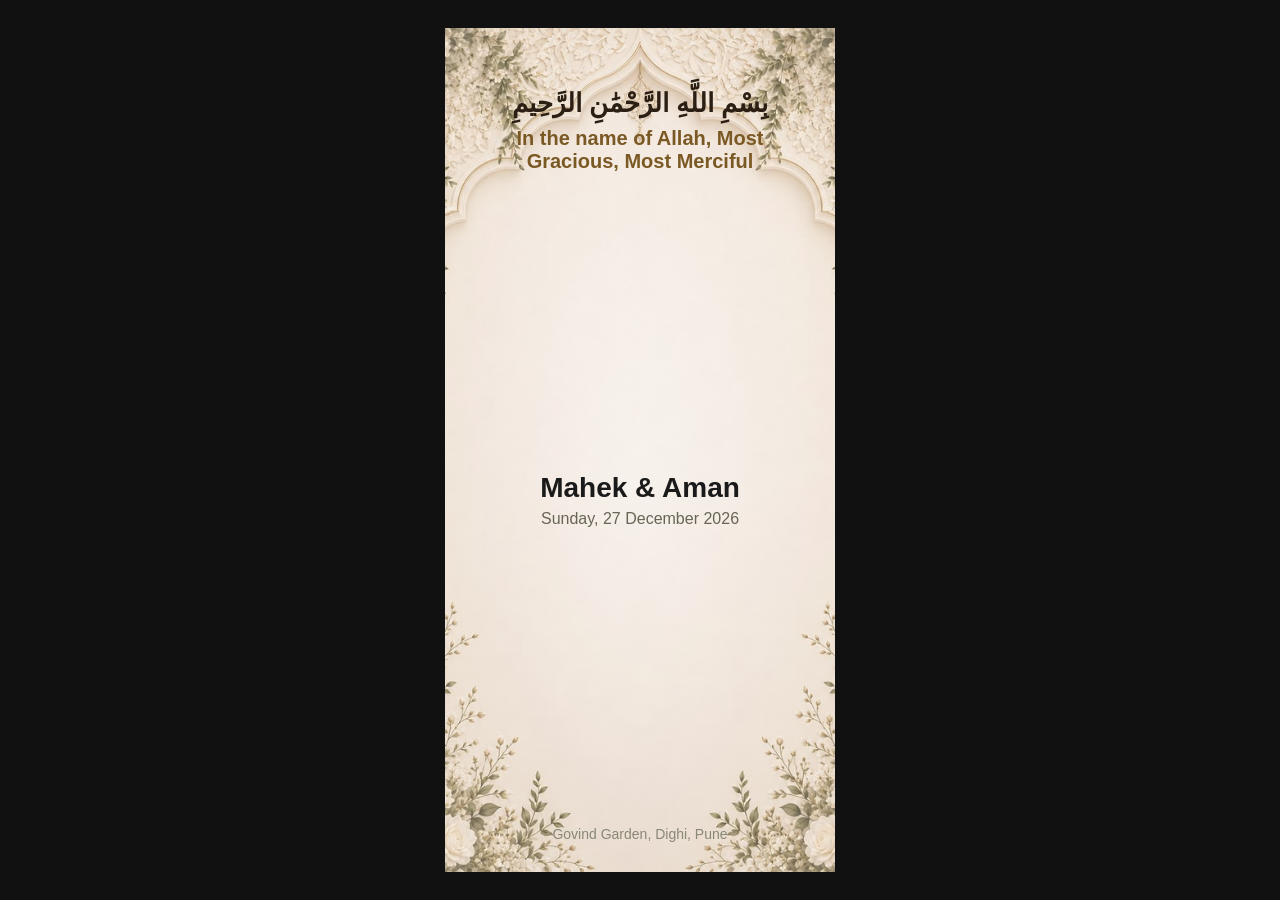
<file: test_backdrop.html>
<!DOCTYPE html>
<html lang="en">
<head>
  <meta charset="UTF-8">
  <meta name="viewport" content="width=device-width, initial-scale=1.0">
  <title>Backdrop Test</title>
  <style>
    * { margin: 0; padding: 0; box-sizing: border-box; }
    body {
      background: #111;
      display: flex;
      justify-content: center;
      align-items: center;
      min-height: 100vh;
      font-family: sans-serif;
    }
    .viewport {
      width: 390px;
      height: 844px;
      position: relative;
      overflow: hidden;
      background: #f7f3ec url('assets/pin3_preview.jpg') no-repeat center top / cover;
    }
    .overlay {
      position: absolute;
      inset: 0;
      background: radial-gradient(ellipse at 50% 50%, rgba(255, 255, 255, 0.45) 0%, rgba(250, 246, 238, 0.2) 60%, rgba(240, 230, 215, 0.4) 100%);
      pointer-events: none;
    }
    .content-box {
      position: relative;
      z-index: 2;
      height: 100%;
      padding: 60px 24px 30px;
      display: flex;
      flex-direction: column;
      justify-content: space-between;
      align-items: center;
      text-align: center;
    }
    .bismillah {
      font-size: 26px;
      font-weight: bold;
      color: #2b1f14;
    }
    .title {
      font-size: 20px;
      font-weight: 600;
      color: #7b5924;
      margin-top: 8px;
    }
  </style>
</head>
<body>
  <div class="viewport">
    <div class="overlay"></div>
    <div class="content-box">
      <div>
        <div class="bismillah">بِسْمِ اللَّهِ الرَّحْمَٰنِ الرَّحِيمِ</div>
        <div class="title">In the name of Allah, Most Gracious, Most Merciful</div>
      </div>
      <div>
        <h2 style="font-size: 28px; color: #1a1a1a;">Mahek & Aman</h2>
        <p style="color: #665; margin-top: 6px;">Sunday, 27 December 2026</p>
      </div>
      <div style="font-size: 14px; color: #887;">
        Govind Garden, Dighi, Pune
      </div>
    </div>
  </div>
</body>
</html>
</file>
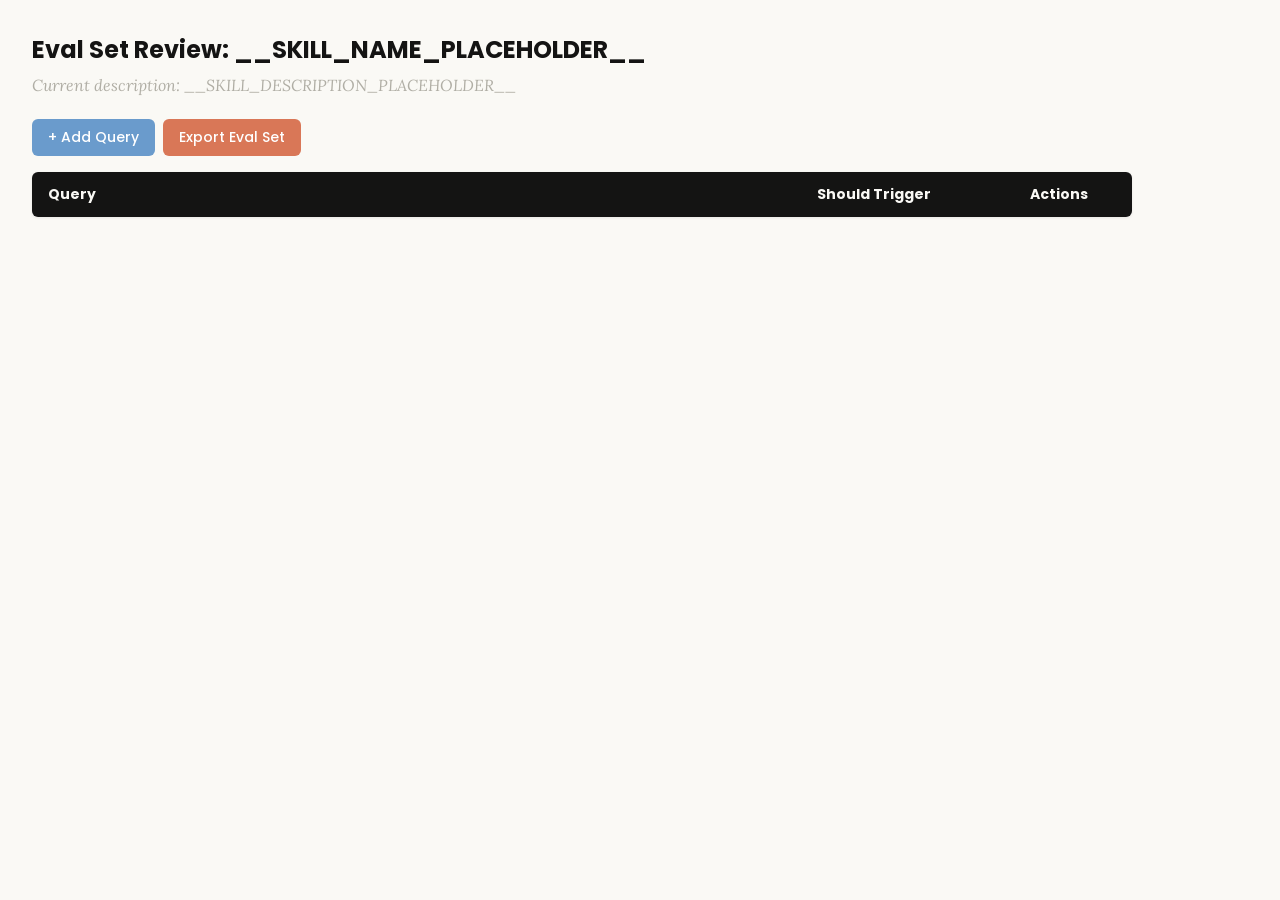
<file: skills/skill-creator/assets/eval_review.html>
<!DOCTYPE html>
<html lang="en">
<head>
  <meta charset="UTF-8">
  <meta name="viewport" content="width=device-width, initial-scale=1.0">
  <title>Eval Set Review - __SKILL_NAME_PLACEHOLDER__</title>
  <link rel="preconnect" href="https://fonts.googleapis.com">
  <link rel="preconnect" href="https://fonts.gstatic.com" crossorigin>
  <link href="https://fonts.googleapis.com/css2?family=Poppins:wght@500;600&family=Lora:wght@400;500&display=swap" rel="stylesheet">
  <style>
    * { box-sizing: border-box; margin: 0; padding: 0; }
    body { font-family: 'Lora', Georgia, serif; background: #faf9f5; padding: 2rem; color: #141413; }
    h1 { font-family: 'Poppins', sans-serif; margin-bottom: 0.5rem; font-size: 1.5rem; }
    .description { color: #b0aea5; margin-bottom: 1.5rem; font-style: italic; max-width: 900px; }
    .controls { margin-bottom: 1rem; display: flex; gap: 0.5rem; }
    .btn { font-family: 'Poppins', sans-serif; padding: 0.5rem 1rem; border: none; border-radius: 6px; cursor: pointer; font-size: 0.875rem; font-weight: 500; }
    .btn-add { background: #6a9bcc; color: white; }
    .btn-add:hover { background: #5889b8; }
    .btn-export { background: #d97757; color: white; }
    .btn-export:hover { background: #c4613f; }
    table { width: 100%; max-width: 1100px; border-collapse: collapse; background: white; border-radius: 6px; overflow: hidden; box-shadow: 0 1px 3px rgba(0,0,0,0.08); }
    th { font-family: 'Poppins', sans-serif; background: #141413; color: #faf9f5; padding: 0.75rem 1rem; text-align: left; font-size: 0.875rem; }
    td { padding: 0.75rem 1rem; border-bottom: 1px solid #e8e6dc; vertical-align: top; }
    tr:nth-child(even) td { background: #faf9f5; }
    tr:hover td { background: #f3f1ea; }
    .section-header td { background: #e8e6dc; font-family: 'Poppins', sans-serif; font-weight: 500; font-size: 0.8rem; color: #141413; text-transform: uppercase; letter-spacing: 0.05em; }
    .query-input { width: 100%; padding: 0.4rem; border: 1px solid #e8e6dc; border-radius: 4px; font-size: 0.875rem; font-family: 'Lora', Georgia, serif; resize: vertical; min-height: 60px; }
    .query-input:focus { outline: none; border-color: #d97757; box-shadow: 0 0 0 2px rgba(217,119,87,0.15); }
    .toggle { position: relative; display: inline-block; width: 44px; height: 24px; }
    .toggle input { opacity: 0; width: 0; height: 0; }
    .toggle .slider { position: absolute; inset: 0; background: #b0aea5; border-radius: 24px; cursor: pointer; transition: 0.2s; }
    .toggle .slider::before { content: ""; position: absolute; width: 18px; height: 18px; left: 3px; bottom: 3px; background: white; border-radius: 50%; transition: 0.2s; }
    .toggle input:checked + .slider { background: #d97757; }
    .toggle input:checked + .slider::before { transform: translateX(20px); }
    .btn-delete { background: #c44; color: white; padding: 0.3rem 0.6rem; border: none; border-radius: 4px; cursor: pointer; font-size: 0.75rem; font-family: 'Poppins', sans-serif; }
    .btn-delete:hover { background: #a33; }
    .summary { margin-top: 1rem; color: #b0aea5; font-size: 0.875rem; }
  </style>
</head>
<body>
  <h1>Eval Set Review: <span id="skill-name">__SKILL_NAME_PLACEHOLDER__</span></h1>
  <p class="description">Current description: <span id="skill-desc">__SKILL_DESCRIPTION_PLACEHOLDER__</span></p>

  <div class="controls">
    <button class="btn btn-add" onclick="addRow()">+ Add Query</button>
    <button class="btn btn-export" onclick="exportEvalSet()">Export Eval Set</button>
  </div>

  <table>
    <thead>
      <tr>
        <th style="width:65%">Query</th>
        <th style="width:18%">Should Trigger</th>
        <th style="width:10%">Actions</th>
      </tr>
    </thead>
    <tbody id="eval-body"></tbody>
  </table>

  <p class="summary" id="summary"></p>

  <script>
    const EVAL_DATA = __EVAL_DATA_PLACEHOLDER__;

    let evalItems = [...EVAL_DATA];

    function render() {
      const tbody = document.getElementById('eval-body');
      tbody.innerHTML = '';

      // Sort: should-trigger first, then should-not-trigger
      const sorted = evalItems
        .map((item, origIdx) => ({ ...item, origIdx }))
        .sort((a, b) => (b.should_trigger ? 1 : 0) - (a.should_trigger ? 1 : 0));

      let lastGroup = null;
      sorted.forEach(item => {
        const group = item.should_trigger ? 'trigger' : 'no-trigger';
        if (group !== lastGroup) {
          const headerRow = document.createElement('tr');
          headerRow.className = 'section-header';
          headerRow.innerHTML = `<td colspan="3">${item.should_trigger ? 'Should Trigger' : 'Should NOT Trigger'}</td>`;
          tbody.appendChild(headerRow);
          lastGroup = group;
        }

        const idx = item.origIdx;
        const tr = document.createElement('tr');
        tr.innerHTML = `
          <td><textarea class="query-input" onchange="updateQuery(${idx}, this.value)">${escapeHtml(item.query)}</textarea></td>
          <td>
            <label class="toggle">
              <input type="checkbox" ${item.should_trigger ? 'checked' : ''} onchange="updateTrigger(${idx}, this.checked)">
              <span class="slider"></span>
            </label>
            <span style="margin-left:8px;font-size:0.8rem;color:#b0aea5">${item.should_trigger ? 'Yes' : 'No'}</span>
          </td>
          <td><button class="btn-delete" onclick="deleteRow(${idx})">Delete</button></td>
        `;
        tbody.appendChild(tr);
      });
      updateSummary();
    }

    function escapeHtml(text) {
      const div = document.createElement('div');
      div.textContent = text;
      return div.innerHTML;
    }

    function updateQuery(idx, value) { evalItems[idx].query = value; updateSummary(); }
    function updateTrigger(idx, value) { evalItems[idx].should_trigger = value; render(); }
    function deleteRow(idx) { evalItems.splice(idx, 1); render(); }

    function addRow() {
      evalItems.push({ query: '', should_trigger: true });
      render();
      const inputs = document.querySelectorAll('.query-input');
      inputs[inputs.length - 1].focus();
    }

    function updateSummary() {
      const trigger = evalItems.filter(i => i.should_trigger).length;
      const noTrigger = evalItems.filter(i => !i.should_trigger).length;
      document.getElementById('summary').textContent =
        `${evalItems.length} queries total: ${trigger} should trigger, ${noTrigger} should not trigger`;
    }

    function exportEvalSet() {
      const valid = evalItems.filter(i => i.query.trim() !== '');
      const data = valid.map(i => ({ query: i.query.trim(), should_trigger: i.should_trigger }));
      const blob = new Blob([JSON.stringify(data, null, 2)], { type: 'application/json' });
      const url = URL.createObjectURL(blob);
      const a = document.createElement('a');
      a.href = url;
      a.download = 'eval_set.json';
      document.body.appendChild(a);
      a.click();
      document.body.removeChild(a);
      URL.revokeObjectURL(url);
    }

    render();
  </script>
</body>
</html>
</file>
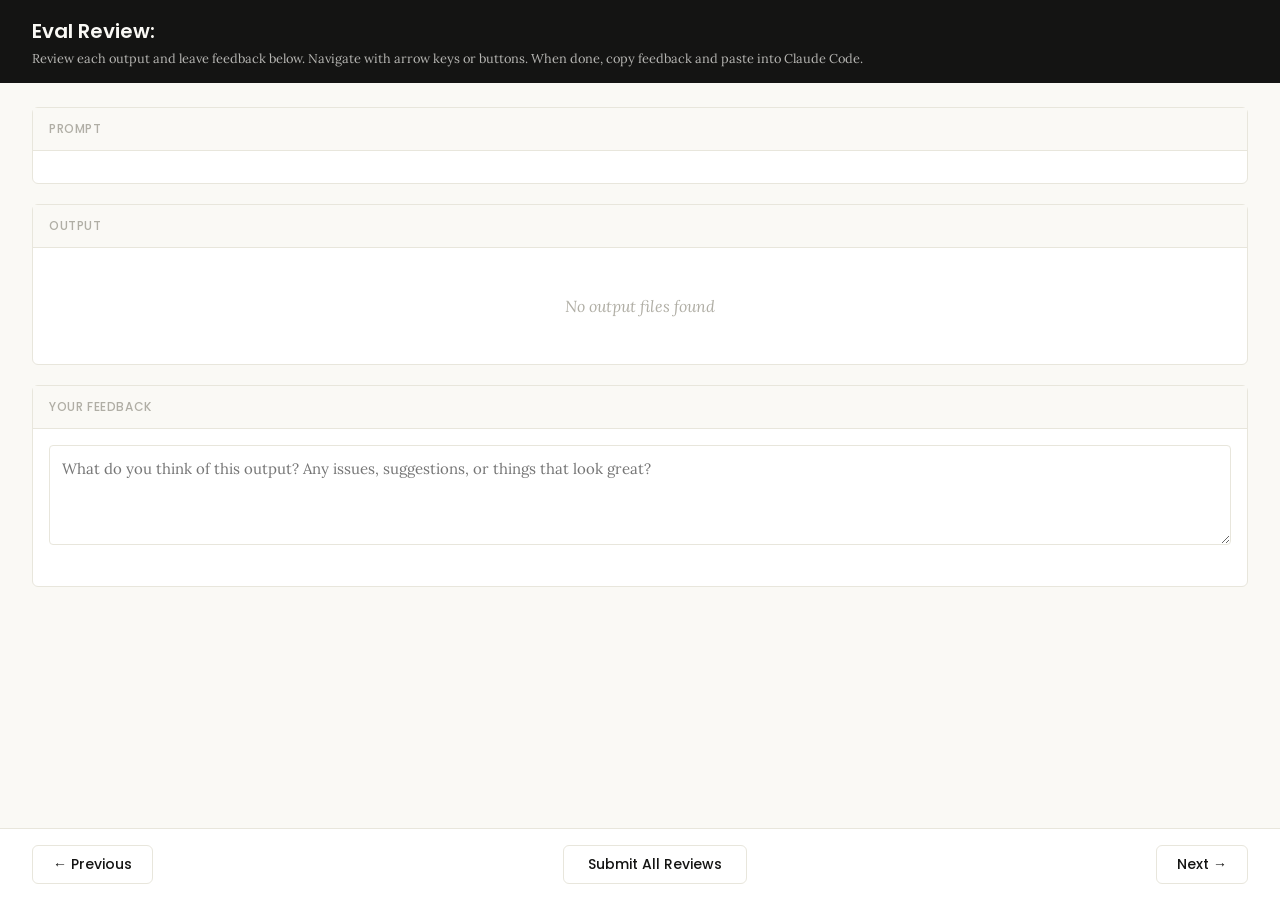
<file: skills/skill-creator/eval-viewer/viewer.html>
<!DOCTYPE html>
<html lang="en">
<head>
  <meta charset="UTF-8">
  <meta name="viewport" content="width=device-width, initial-scale=1.0">
  <title>Eval Review</title>
  <link rel="preconnect" href="https://fonts.googleapis.com">
  <link rel="preconnect" href="https://fonts.gstatic.com" crossorigin>
  <link href="https://fonts.googleapis.com/css2?family=Poppins:wght@500;600&family=Lora:wght@400;500&display=swap" rel="stylesheet">
  <script src="https://cdn.sheetjs.com/xlsx-0.20.3/package/dist/xlsx.full.min.js" integrity="sha384-EnyY0/GSHQGSxSgMwaIPzSESbqoOLSexfnSMN2AP+39Ckmn92stwABZynq1JyzdT" crossorigin="anonymous"></script>
  <style>
    :root {
      --bg: #faf9f5;
      --surface: #ffffff;
      --border: #e8e6dc;
      --text: #141413;
      --text-muted: #b0aea5;
      --accent: #d97757;
      --accent-hover: #c4613f;
      --green: #788c5d;
      --green-bg: #eef2e8;
      --red: #c44;
      --red-bg: #fceaea;
      --header-bg: #141413;
      --header-text: #faf9f5;
      --radius: 6px;
    }

    * { box-sizing: border-box; margin: 0; padding: 0; }

    body {
      font-family: 'Lora', Georgia, serif;
      background: var(--bg);
      color: var(--text);
      height: 100vh;
      display: flex;
      flex-direction: column;
    }

    /* ---- Header ---- */
    .header {
      background: var(--header-bg);
      color: var(--header-text);
      padding: 1rem 2rem;
      display: flex;
      justify-content: space-between;
      align-items: center;
      flex-shrink: 0;
    }
    .header h1 {
      font-family: 'Poppins', sans-serif;
      font-size: 1.25rem;
      font-weight: 600;
    }
    .header .instructions {
      font-size: 0.8rem;
      opacity: 0.7;
      margin-top: 0.25rem;
    }
    .header .progress {
      font-size: 0.875rem;
      opacity: 0.8;
      text-align: right;
    }

    /* ---- Main content ---- */
    .main {
      flex: 1;
      overflow-y: auto;
      padding: 1.5rem 2rem;
      display: flex;
      flex-direction: column;
      gap: 1.25rem;
    }

    /* ---- Sections ---- */
    .section {
      background: var(--surface);
      border: 1px solid var(--border);
      border-radius: var(--radius);
      flex-shrink: 0;
    }
    .section-header {
      font-family: 'Poppins', sans-serif;
      padding: 0.75rem 1rem;
      font-size: 0.75rem;
      font-weight: 500;
      text-transform: uppercase;
      letter-spacing: 0.05em;
      color: var(--text-muted);
      border-bottom: 1px solid var(--border);
      background: var(--bg);
    }
    .section-body {
      padding: 1rem;
    }

    /* ---- Config badge ---- */
    .config-badge {
      display: inline-block;
      padding: 0.2rem 0.625rem;
      border-radius: 9999px;
      font-family: 'Poppins', sans-serif;
      font-size: 0.6875rem;
      font-weight: 600;
      text-transform: uppercase;
      letter-spacing: 0.03em;
      margin-left: 0.75rem;
      vertical-align: middle;
    }
    .config-badge.config-primary {
      background: rgba(33, 150, 243, 0.12);
      color: #1976d2;
    }
    .config-badge.config-baseline {
      background: rgba(255, 193, 7, 0.15);
      color: #f57f17;
    }

    /* ---- Prompt ---- */
    .prompt-text {
      white-space: pre-wrap;
      font-size: 0.9375rem;
      line-height: 1.6;
    }

    /* ---- Outputs ---- */
    .output-file {
      border: 1px solid var(--border);
      border-radius: var(--radius);
      overflow: hidden;
    }
    .output-file + .output-file {
      margin-top: 1rem;
    }
    .output-file-header {
      padding: 0.5rem 0.75rem;
      font-size: 0.8rem;
      font-weight: 600;
      color: var(--text-muted);
      background: var(--bg);
      border-bottom: 1px solid var(--border);
      font-family: 'SF Mono', SFMono-Regular, Consolas, 'Liberation Mono', Menlo, monospace;
      display: flex;
      justify-content: space-between;
      align-items: center;
    }
    .output-file-header .dl-btn {
      font-size: 0.7rem;
      color: var(--accent);
      text-decoration: none;
      cursor: pointer;
      font-family: -apple-system, BlinkMacSystemFont, 'Segoe UI', sans-serif;
      font-weight: 500;
      opacity: 0.8;
    }
    .output-file-header .dl-btn:hover {
      opacity: 1;
      text-decoration: underline;
    }
    .output-file-content {
      padding: 0.75rem;
      overflow-x: auto;
    }
    .output-file-content pre {
      font-size: 0.8125rem;
      line-height: 1.5;
      white-space: pre-wrap;
      word-break: break-word;
      font-family: 'SF Mono', SFMono-Regular, Consolas, 'Liberation Mono', Menlo, monospace;
    }
    .output-file-content img {
      max-width: 100%;
      height: auto;
      border-radius: 4px;
    }
    .output-file-content iframe {
      width: 100%;
      height: 600px;
      border: none;
    }
    .output-file-content table {
      border-collapse: collapse;
      font-size: 0.8125rem;
      width: 100%;
    }
    .output-file-content table td,
    .output-file-content table th {
      border: 1px solid var(--border);
      padding: 0.375rem 0.5rem;
      text-align: left;
    }
    .output-file-content table th {
      background: var(--bg);
      font-weight: 600;
    }
    .output-file-content .download-link {
      display: inline-flex;
      align-items: center;
      gap: 0.5rem;
      padding: 0.5rem 1rem;
      background: var(--bg);
      border: 1px solid var(--border);
      border-radius: 4px;
      color: var(--accent);
      text-decoration: none;
      font-size: 0.875rem;
      cursor: pointer;
    }
    .output-file-content .download-link:hover {
      background: var(--border);
    }
    .empty-state {
      color: var(--text-muted);
      font-style: italic;
      padding: 2rem;
      text-align: center;
    }

    /* ---- Feedback ---- */
    .prev-feedback {
      background: var(--bg);
      border: 1px solid var(--border);
      border-radius: 4px;
      padding: 0.625rem 0.75rem;
      margin-top: 0.75rem;
      font-size: 0.8125rem;
      color: var(--text-muted);
      line-height: 1.5;
    }
    .prev-feedback-label {
      font-size: 0.7rem;
      font-weight: 600;
      text-transform: uppercase;
      letter-spacing: 0.04em;
      margin-bottom: 0.25rem;
      color: var(--text-muted);
    }
    .feedback-textarea {
      width: 100%;
      min-height: 100px;
      padding: 0.75rem;
      border: 1px solid var(--border);
      border-radius: 4px;
      font-family: inherit;
      font-size: 0.9375rem;
      line-height: 1.5;
      resize: vertical;
      color: var(--text);
    }
    .feedback-textarea:focus {
      outline: none;
      border-color: var(--accent);
      box-shadow: 0 0 0 3px rgba(37, 99, 235, 0.1);
    }
    .feedback-status {
      font-size: 0.75rem;
      color: var(--text-muted);
      margin-top: 0.5rem;
      min-height: 1.1em;
    }

    /* ---- Grades (collapsible) ---- */
    .grades-toggle {
      display: flex;
      align-items: center;
      cursor: pointer;
      user-select: none;
    }
    .grades-toggle:hover {
      color: var(--accent);
    }
    .grades-toggle .arrow {
      margin-right: 0.5rem;
      transition: transform 0.15s;
      font-size: 0.75rem;
    }
    .grades-toggle .arrow.open {
      transform: rotate(90deg);
    }
    .grades-content {
      display: none;
      margin-top: 0.75rem;
    }
    .grades-content.open {
      display: block;
    }
    .grades-summary {
      font-size: 0.875rem;
      margin-bottom: 0.75rem;
      display: flex;
      align-items: center;
      gap: 0.5rem;
    }
    .grade-badge {
      display: inline-block;
      padding: 0.125rem 0.5rem;
      border-radius: 9999px;
      font-size: 0.75rem;
      font-weight: 600;
    }
    .grade-pass { background: var(--green-bg); color: var(--green); }
    .grade-fail { background: var(--red-bg); color: var(--red); }
    .assertion-list {
      list-style: none;
    }
    .assertion-item {
      padding: 0.625rem 0;
      border-bottom: 1px solid var(--border);
      font-size: 0.8125rem;
    }
    .assertion-item:last-child { border-bottom: none; }
    .assertion-status {
      font-weight: 600;
      margin-right: 0.5rem;
    }
    .assertion-status.pass { color: var(--green); }
    .assertion-status.fail { color: var(--red); }
    .assertion-evidence {
      color: var(--text-muted);
      font-size: 0.75rem;
      margin-top: 0.25rem;
      padding-left: 1.5rem;
    }

    /* ---- View tabs ---- */
    .view-tabs {
      display: flex;
      gap: 0;
      padding: 0 2rem;
      background: var(--bg);
      border-bottom: 1px solid var(--border);
      flex-shrink: 0;
    }
    .view-tab {
      font-family: 'Poppins', sans-serif;
      padding: 0.625rem 1.25rem;
      font-size: 0.8125rem;
      font-weight: 500;
      cursor: pointer;
      border: none;
      background: none;
      color: var(--text-muted);
      border-bottom: 2px solid transparent;
      transition: all 0.15s;
    }
    .view-tab:hover { color: var(--text); }
    .view-tab.active {
      color: var(--accent);
      border-bottom-color: var(--accent);
    }
    .view-panel { display: none; }
    .view-panel.active { display: flex; flex-direction: column; flex: 1; overflow: hidden; }

    /* ---- Benchmark view ---- */
    .benchmark-view {
      padding: 1.5rem 2rem;
      overflow-y: auto;
      flex: 1;
    }
    .benchmark-table {
      border-collapse: collapse;
      background: var(--surface);
      border: 1px solid var(--border);
      border-radius: var(--radius);
      font-size: 0.8125rem;
      width: 100%;
      margin-bottom: 1.5rem;
    }
    .benchmark-table th, .benchmark-table td {
      padding: 0.625rem 0.75rem;
      text-align: left;
      border: 1px solid var(--border);
    }
    .benchmark-table th {
      font-family: 'Poppins', sans-serif;
      background: var(--header-bg);
      color: var(--header-text);
      font-weight: 500;
      font-size: 0.75rem;
      text-transform: uppercase;
      letter-spacing: 0.04em;
    }
    .benchmark-table tr:hover { background: var(--bg); }
    .benchmark-table tr.benchmark-row-with { background: rgba(33, 150, 243, 0.06); }
    .benchmark-table tr.benchmark-row-without { background: rgba(255, 193, 7, 0.06); }
    .benchmark-table tr.benchmark-row-with:hover { background: rgba(33, 150, 243, 0.12); }
    .benchmark-table tr.benchmark-row-without:hover { background: rgba(255, 193, 7, 0.12); }
    .benchmark-table tr.benchmark-row-avg { font-weight: 600; border-top: 2px solid var(--border); }
    .benchmark-table tr.benchmark-row-avg.benchmark-row-with { background: rgba(33, 150, 243, 0.12); }
    .benchmark-table tr.benchmark-row-avg.benchmark-row-without { background: rgba(255, 193, 7, 0.12); }
    .benchmark-delta-positive { color: var(--green); font-weight: 600; }
    .benchmark-delta-negative { color: var(--red); font-weight: 600; }
    .benchmark-notes {
      background: var(--surface);
      border: 1px solid var(--border);
      border-radius: var(--radius);
      padding: 1rem;
    }
    .benchmark-notes h3 {
      font-family: 'Poppins', sans-serif;
      font-size: 0.875rem;
      margin-bottom: 0.75rem;
    }
    .benchmark-notes ul {
      list-style: disc;
      padding-left: 1.25rem;
    }
    .benchmark-notes li {
      font-size: 0.8125rem;
      line-height: 1.6;
      margin-bottom: 0.375rem;
    }
    .benchmark-empty {
      color: var(--text-muted);
      font-style: italic;
      text-align: center;
      padding: 3rem;
    }

    /* ---- Navigation ---- */
    .nav {
      display: flex;
      justify-content: space-between;
      align-items: center;
      padding: 1rem 2rem;
      border-top: 1px solid var(--border);
      background: var(--surface);
      flex-shrink: 0;
    }
    .nav-btn {
      font-family: 'Poppins', sans-serif;
      padding: 0.5rem 1.25rem;
      border: 1px solid var(--border);
      border-radius: var(--radius);
      background: var(--surface);
      cursor: pointer;
      font-size: 0.875rem;
      font-weight: 500;
      color: var(--text);
      transition: all 0.15s;
    }
    .nav-btn:hover:not(:disabled) {
      background: var(--bg);
      border-color: var(--text-muted);
    }
    .nav-btn:disabled {
      opacity: 0.4;
      cursor: not-allowed;
    }
    .done-btn {
      font-family: 'Poppins', sans-serif;
      padding: 0.5rem 1.5rem;
      border: 1px solid var(--border);
      border-radius: var(--radius);
      background: var(--surface);
      color: var(--text);
      cursor: pointer;
      font-size: 0.875rem;
      font-weight: 500;
      transition: all 0.15s;
    }
    .done-btn:hover {
      background: var(--bg);
      border-color: var(--text-muted);
    }
    .done-btn.ready {
      border: none;
      background: var(--accent);
      color: white;
      font-weight: 600;
    }
    .done-btn.ready:hover {
      background: var(--accent-hover);
    }
    /* ---- Done overlay ---- */
    .done-overlay {
      display: none;
      position: fixed;
      inset: 0;
      background: rgba(0, 0, 0, 0.5);
      z-index: 100;
      justify-content: center;
      align-items: center;
    }
    .done-overlay.visible {
      display: flex;
    }
    .done-card {
      background: var(--surface);
      border-radius: 12px;
      padding: 2rem 3rem;
      text-align: center;
      box-shadow: 0 20px 60px rgba(0, 0, 0, 0.3);
      max-width: 500px;
    }
    .done-card h2 {
      font-size: 1.5rem;
      margin-bottom: 0.5rem;
    }
    .done-card p {
      color: var(--text-muted);
      margin-bottom: 1.5rem;
      line-height: 1.5;
    }
    .done-card .btn-row {
      display: flex;
      gap: 0.5rem;
      justify-content: center;
    }
    .done-card button {
      padding: 0.5rem 1.25rem;
      border: 1px solid var(--border);
      border-radius: var(--radius);
      background: var(--surface);
      cursor: pointer;
      font-size: 0.875rem;
    }
    .done-card button:hover {
      background: var(--bg);
    }
    /* ---- Toast ---- */
    .toast {
      position: fixed;
      bottom: 5rem;
      left: 50%;
      transform: translateX(-50%);
      background: var(--header-bg);
      color: var(--header-text);
      padding: 0.625rem 1.25rem;
      border-radius: var(--radius);
      font-size: 0.875rem;
      opacity: 0;
      transition: opacity 0.3s;
      pointer-events: none;
      z-index: 200;
    }
    .toast.visible {
      opacity: 1;
    }
  </style>
</head>
<body>
  <div id="app" style="height:100vh; display:flex; flex-direction:column;">
    <div class="header">
      <div>
        <h1>Eval Review: <span id="skill-name"></span></h1>
        <div class="instructions">Review each output and leave feedback below. Navigate with arrow keys or buttons. When done, copy feedback and paste into Claude Code.</div>
      </div>
      <div class="progress" id="progress"></div>
    </div>

    <!-- View tabs (only shown when benchmark data exists) -->
    <div class="view-tabs" id="view-tabs" style="display:none;">
      <button class="view-tab active" onclick="switchView('outputs')">Outputs</button>
      <button class="view-tab" onclick="switchView('benchmark')">Benchmark</button>
    </div>

    <!-- Outputs panel (qualitative review) -->
    <div class="view-panel active" id="panel-outputs">
    <div class="main">
      <!-- Prompt -->
      <div class="section">
        <div class="section-header">Prompt <span class="config-badge" id="config-badge" style="display:none;"></span></div>
        <div class="section-body">
          <div class="prompt-text" id="prompt-text"></div>
        </div>
      </div>

      <!-- Outputs -->
      <div class="section">
        <div class="section-header">Output</div>
        <div class="section-body" id="outputs-body">
          <div class="empty-state">No output files found</div>
        </div>
      </div>

      <!-- Previous Output (collapsible) -->
      <div class="section" id="prev-outputs-section" style="display:none;">
        <div class="section-header">
          <div class="grades-toggle" onclick="togglePrevOutputs()">
            <span class="arrow" id="prev-outputs-arrow">&#9654;</span>
            Previous Output
          </div>
        </div>
        <div class="grades-content" id="prev-outputs-content"></div>
      </div>

      <!-- Grades (collapsible) -->
      <div class="section" id="grades-section" style="display:none;">
        <div class="section-header">
          <div class="grades-toggle" onclick="toggleGrades()">
            <span class="arrow" id="grades-arrow">&#9654;</span>
            Formal Grades
          </div>
        </div>
        <div class="grades-content" id="grades-content"></div>
      </div>

      <!-- Feedback -->
      <div class="section">
        <div class="section-header">Your Feedback</div>
        <div class="section-body">
          <textarea
            class="feedback-textarea"
            id="feedback"
            placeholder="What do you think of this output? Any issues, suggestions, or things that look great?"
          ></textarea>
          <div class="feedback-status" id="feedback-status"></div>
          <div class="prev-feedback" id="prev-feedback" style="display:none;">
            <div class="prev-feedback-label">Previous feedback</div>
            <div id="prev-feedback-text"></div>
          </div>
        </div>
      </div>
    </div>

    <div class="nav" id="outputs-nav">
      <button class="nav-btn" id="prev-btn" onclick="navigate(-1)">&#8592; Previous</button>
      <button class="done-btn" id="done-btn" onclick="showDoneDialog()">Submit All Reviews</button>
      <button class="nav-btn" id="next-btn" onclick="navigate(1)">Next &#8594;</button>
    </div>
    </div><!-- end panel-outputs -->

    <!-- Benchmark panel (quantitative stats) -->
    <div class="view-panel" id="panel-benchmark">
      <div class="benchmark-view" id="benchmark-content">
        <div class="benchmark-empty">No benchmark data available. Run a benchmark to see quantitative results here.</div>
      </div>
    </div>
  </div>

  <!-- Done overlay -->
  <div class="done-overlay" id="done-overlay">
    <div class="done-card">
      <h2>Review Complete</h2>
      <p>Your feedback has been saved. Go back to your Claude Code session and tell Claude you're done reviewing.</p>
      <div class="btn-row">
        <button onclick="closeDoneDialog()">OK</button>
      </div>
    </div>
  </div>

  <!-- Toast -->
  <div class="toast" id="toast"></div>

  <script>
    // ---- Embedded data (injected by generate_review.py) ----
    /*__EMBEDDED_DATA__*/

    // ---- State ----
    let feedbackMap = {};  // run_id -> feedback text
    let currentIndex = 0;
    let visitedRuns = new Set();

    // ---- Init ----
    async function init() {
      // Load saved feedback from server — but only if this isn't a fresh
      // iteration (indicated by previous_feedback being present). When
      // previous feedback exists, the feedback.json on disk is stale from
      // the prior iteration and should not pre-fill the textareas.
      const hasPrevious = Object.keys(EMBEDDED_DATA.previous_feedback || {}).length > 0
        || Object.keys(EMBEDDED_DATA.previous_outputs || {}).length > 0;
      if (!hasPrevious) {
        try {
          const resp = await fetch("/api/feedback");
          const data = await resp.json();
          if (data.reviews) {
            for (const r of data.reviews) feedbackMap[r.run_id] = r.feedback;
          }
        } catch { /* first run, no feedback yet */ }
      }

      document.getElementById("skill-name").textContent = EMBEDDED_DATA.skill_name;
      showRun(0);

      // Wire up feedback auto-save
      const textarea = document.getElementById("feedback");
      let saveTimeout = null;
      textarea.addEventListener("input", () => {
        clearTimeout(saveTimeout);
        document.getElementById("feedback-status").textContent = "";
        saveTimeout = setTimeout(() => saveCurrentFeedback(), 800);
      });
    }

    // ---- Navigation ----
    function navigate(delta) {
      const newIndex = currentIndex + delta;
      if (newIndex >= 0 && newIndex < EMBEDDED_DATA.runs.length) {
        saveCurrentFeedback();
        showRun(newIndex);
      }
    }

    function updateNavButtons() {
      document.getElementById("prev-btn").disabled = currentIndex === 0;
      document.getElementById("next-btn").disabled =
        currentIndex === EMBEDDED_DATA.runs.length - 1;
    }

    // ---- Show a run ----
    function showRun(index) {
      currentIndex = index;
      const run = EMBEDDED_DATA.runs[index];

      // Progress
      document.getElementById("progress").textContent =
        `${index + 1} of ${EMBEDDED_DATA.runs.length}`;

      // Prompt
      document.getElementById("prompt-text").textContent = run.prompt;

      // Config badge
      const badge = document.getElementById("config-badge");
      const configMatch = run.id.match(/(with_skill|without_skill|new_skill|old_skill)/);
      if (configMatch) {
        const config = configMatch[1];
        const isBaseline = config === "without_skill" || config === "old_skill";
        badge.textContent = config.replace(/_/g, " ");
        badge.className = "config-badge " + (isBaseline ? "config-baseline" : "config-primary");
        badge.style.display = "inline-block";
      } else {
        badge.style.display = "none";
      }

      // Outputs
      renderOutputs(run);

      // Previous outputs
      renderPrevOutputs(run);

      // Grades
      renderGrades(run);

      // Previous feedback
      const prevFb = (EMBEDDED_DATA.previous_feedback || {})[run.id];
      const prevEl = document.getElementById("prev-feedback");
      if (prevFb) {
        document.getElementById("prev-feedback-text").textContent = prevFb;
        prevEl.style.display = "block";
      } else {
        prevEl.style.display = "none";
      }

      // Feedback
      document.getElementById("feedback").value = feedbackMap[run.id] || "";
      document.getElementById("feedback-status").textContent = "";

      updateNavButtons();

      // Track visited runs and promote done button when all visited
      visitedRuns.add(index);
      const doneBtn = document.getElementById("done-btn");
      if (visitedRuns.size >= EMBEDDED_DATA.runs.length) {
        doneBtn.classList.add("ready");
      }

      // Scroll main content to top
      document.querySelector(".main").scrollTop = 0;
    }

    // ---- Render outputs ----
    function renderOutputs(run) {
      const container = document.getElementById("outputs-body");
      container.innerHTML = "";

      const outputs = run.outputs || [];
      if (outputs.length === 0) {
        container.innerHTML = '<div class="empty-state">No output files</div>';
        return;
      }

      for (const file of outputs) {
        const fileDiv = document.createElement("div");
        fileDiv.className = "output-file";

        // Always show file header with download link
        const header = document.createElement("div");
        header.className = "output-file-header";
        const nameSpan = document.createElement("span");
        nameSpan.textContent = file.name;
        header.appendChild(nameSpan);
        const dlBtn = document.createElement("a");
        dlBtn.className = "dl-btn";
        dlBtn.textContent = "Download";
        dlBtn.download = file.name;
        dlBtn.href = getDownloadUri(file);
        header.appendChild(dlBtn);
        fileDiv.appendChild(header);

        const content = document.createElement("div");
        content.className = "output-file-content";

        if (file.type === "text") {
          const pre = document.createElement("pre");
          pre.textContent = file.content;
          content.appendChild(pre);
        } else if (file.type === "image") {
          const img = document.createElement("img");
          img.src = file.data_uri;
          img.alt = file.name;
          content.appendChild(img);
        } else if (file.type === "pdf") {
          const iframe = document.createElement("iframe");
          iframe.src = file.data_uri;
          content.appendChild(iframe);
        } else if (file.type === "xlsx") {
          renderXlsx(content, file.data_b64);
        } else if (file.type === "binary") {
          const a = document.createElement("a");
          a.className = "download-link";
          a.href = file.data_uri;
          a.download = file.name;
          a.textContent = "Download " + file.name;
          content.appendChild(a);
        } else if (file.type === "error") {
          const pre = document.createElement("pre");
          pre.textContent = file.content;
          pre.style.color = "var(--red)";
          content.appendChild(pre);
        }

        fileDiv.appendChild(content);
        container.appendChild(fileDiv);
      }
    }

    // ---- XLSX rendering via SheetJS ----
    function renderXlsx(container, b64Data) {
      try {
        const raw = Uint8Array.from(atob(b64Data), c => c.charCodeAt(0));
        const wb = XLSX.read(raw, { type: "array" });

        for (let i = 0; i < wb.SheetNames.length; i++) {
          const sheetName = wb.SheetNames[i];
          const ws = wb.Sheets[sheetName];

          if (wb.SheetNames.length > 1) {
            const sheetLabel = document.createElement("div");
            sheetLabel.style.cssText =
              "font-weight:600; font-size:0.8rem; color:#b0aea5; margin-top:0.5rem; margin-bottom:0.25rem;";
            sheetLabel.textContent = "Sheet: " + sheetName;
            container.appendChild(sheetLabel);
          }

          const htmlStr = XLSX.utils.sheet_to_html(ws, { editable: false });
          const wrapper = document.createElement("div");
          wrapper.innerHTML = htmlStr;
          container.appendChild(wrapper);
        }
      } catch (err) {
        container.textContent = "Error rendering spreadsheet: " + err.message;
      }
    }

    // ---- Grades ----
    function renderGrades(run) {
      const section = document.getElementById("grades-section");
      const content = document.getElementById("grades-content");

      if (!run.grading) {
        section.style.display = "none";
        return;
      }

      const grading = run.grading;
      section.style.display = "block";
      // Reset to collapsed
      content.classList.remove("open");
      document.getElementById("grades-arrow").classList.remove("open");

      const summary = grading.summary || {};
      const expectations = grading.expectations || [];

      let html = '<div style="padding: 1rem;">';

      // Summary line
      const passRate = summary.pass_rate != null
        ? Math.round(summary.pass_rate * 100) + "%"
        : "?";
      const badgeClass = summary.pass_rate >= 0.8 ? "grade-pass" : summary.pass_rate >= 0.5 ? "" : "grade-fail";
      html += '<div class="grades-summary">';
      html += '<span class="grade-badge ' + badgeClass + '">' + passRate + '</span>';
      html += '<span>' + (summary.passed || 0) + ' passed, ' + (summary.failed || 0) + ' failed of ' + (summary.total || 0) + '</span>';
      html += '</div>';

      // Assertions list
      html += '<ul class="assertion-list">';
      for (const exp of expectations) {
        const statusClass = exp.passed ? "pass" : "fail";
        const statusIcon = exp.passed ? "\u2713" : "\u2717";
        html += '<li class="assertion-item">';
        html += '<span class="assertion-status ' + statusClass + '">' + statusIcon + '</span>';
        html += '<span>' + escapeHtml(exp.text) + '</span>';
        if (exp.evidence) {
          html += '<div class="assertion-evidence">' + escapeHtml(exp.evidence) + '</div>';
        }
        html += '</li>';
      }
      html += '</ul>';

      html += '</div>';
      content.innerHTML = html;
    }

    function toggleGrades() {
      const content = document.getElementById("grades-content");
      const arrow = document.getElementById("grades-arrow");
      content.classList.toggle("open");
      arrow.classList.toggle("open");
    }

    // ---- Previous outputs (collapsible) ----
    function renderPrevOutputs(run) {
      const section = document.getElementById("prev-outputs-section");
      const content = document.getElementById("prev-outputs-content");
      const prevOutputs = (EMBEDDED_DATA.previous_outputs || {})[run.id];

      if (!prevOutputs || prevOutputs.length === 0) {
        section.style.display = "none";
        return;
      }

      section.style.display = "block";
      // Reset to collapsed
      content.classList.remove("open");
      document.getElementById("prev-outputs-arrow").classList.remove("open");

      // Render the files into the content area
      content.innerHTML = "";
      const wrapper = document.createElement("div");
      wrapper.style.padding = "1rem";

      for (const file of prevOutputs) {
        const fileDiv = document.createElement("div");
        fileDiv.className = "output-file";

        const header = document.createElement("div");
        header.className = "output-file-header";
        const nameSpan = document.createElement("span");
        nameSpan.textContent = file.name;
        header.appendChild(nameSpan);
        const dlBtn = document.createElement("a");
        dlBtn.className = "dl-btn";
        dlBtn.textContent = "Download";
        dlBtn.download = file.name;
        dlBtn.href = getDownloadUri(file);
        header.appendChild(dlBtn);
        fileDiv.appendChild(header);

        const fc = document.createElement("div");
        fc.className = "output-file-content";

        if (file.type === "text") {
          const pre = document.createElement("pre");
          pre.textContent = file.content;
          fc.appendChild(pre);
        } else if (file.type === "image") {
          const img = document.createElement("img");
          img.src = file.data_uri;
          img.alt = file.name;
          fc.appendChild(img);
        } else if (file.type === "pdf") {
          const iframe = document.createElement("iframe");
          iframe.src = file.data_uri;
          fc.appendChild(iframe);
        } else if (file.type === "xlsx") {
          renderXlsx(fc, file.data_b64);
        } else if (file.type === "binary") {
          const a = document.createElement("a");
          a.className = "download-link";
          a.href = file.data_uri;
          a.download = file.name;
          a.textContent = "Download " + file.name;
          fc.appendChild(a);
        }

        fileDiv.appendChild(fc);
        wrapper.appendChild(fileDiv);
      }

      content.appendChild(wrapper);
    }

    function togglePrevOutputs() {
      const content = document.getElementById("prev-outputs-content");
      const arrow = document.getElementById("prev-outputs-arrow");
      content.classList.toggle("open");
      arrow.classList.toggle("open");
    }

    // ---- Feedback (saved to server -> feedback.json) ----
    function saveCurrentFeedback() {
      const run = EMBEDDED_DATA.runs[currentIndex];
      const text = document.getElementById("feedback").value;

      if (text.trim() === "") {
        delete feedbackMap[run.id];
      } else {
        feedbackMap[run.id] = text;
      }

      // Build reviews array from map
      const reviews = [];
      for (const [run_id, feedback] of Object.entries(feedbackMap)) {
        if (feedback.trim()) {
          reviews.push({ run_id, feedback, timestamp: new Date().toISOString() });
        }
      }

      fetch("/api/feedback", {
        method: "POST",
        headers: { "Content-Type": "application/json" },
        body: JSON.stringify({ reviews, status: "in_progress" }),
      }).then(() => {
        document.getElementById("feedback-status").textContent = "Saved";
      }).catch(() => {
        // Static mode or server unavailable — no-op on auto-save,
        // feedback will be downloaded on final submit
        document.getElementById("feedback-status").textContent = "Will download on submit";
      });
    }

    // ---- Done ----
    function showDoneDialog() {
      // Save current textarea to feedbackMap (but don't POST yet)
      const run = EMBEDDED_DATA.runs[currentIndex];
      const text = document.getElementById("feedback").value;
      if (text.trim() === "") {
        delete feedbackMap[run.id];
      } else {
        feedbackMap[run.id] = text;
      }

      // POST once with status: complete — include ALL runs so the model
      // can distinguish "no feedback" (looks good) from "not reviewed"
      const reviews = [];
      const ts = new Date().toISOString();
      for (const r of EMBEDDED_DATA.runs) {
        reviews.push({ run_id: r.id, feedback: feedbackMap[r.id] || "", timestamp: ts });
      }
      const payload = JSON.stringify({ reviews, status: "complete" }, null, 2);
      fetch("/api/feedback", {
        method: "POST",
        headers: { "Content-Type": "application/json" },
        body: payload,
      }).then(() => {
        document.getElementById("done-overlay").classList.add("visible");
      }).catch(() => {
        // Server not available (static mode) — download as file
        const blob = new Blob([payload], { type: "application/json" });
        const url = URL.createObjectURL(blob);
        const a = document.createElement("a");
        a.href = url;
        a.download = "feedback.json";
        a.click();
        URL.revokeObjectURL(url);
        document.getElementById("done-overlay").classList.add("visible");
      });
    }

    function closeDoneDialog() {
      // Reset status back to in_progress
      saveCurrentFeedback();
      document.getElementById("done-overlay").classList.remove("visible");
    }

    // ---- Toast ----
    function showToast(message) {
      const toast = document.getElementById("toast");
      toast.textContent = message;
      toast.classList.add("visible");
      setTimeout(() => toast.classList.remove("visible"), 2000);
    }

    // ---- Keyboard nav ----
    document.addEventListener("keydown", (e) => {
      // Don't capture when typing in textarea
      if (e.target.tagName === "TEXTAREA") return;

      if (e.key === "ArrowLeft" || e.key === "ArrowUp") {
        e.preventDefault();
        navigate(-1);
      } else if (e.key === "ArrowRight" || e.key === "ArrowDown") {
        e.preventDefault();
        navigate(1);
      }
    });

    // ---- Util ----
    function getDownloadUri(file) {
      if (file.data_uri) return file.data_uri;
      if (file.data_b64) return "data:application/octet-stream;base64," + file.data_b64;
      if (file.type === "text") return "data:text/plain;charset=utf-8," + encodeURIComponent(file.content);
      return "#";
    }

    function escapeHtml(text) {
      const div = document.createElement("div");
      div.textContent = text;
      return div.innerHTML;
    }

    // ---- View switching ----
    function switchView(view) {
      document.querySelectorAll(".view-tab").forEach(t => t.classList.remove("active"));
      document.querySelectorAll(".view-panel").forEach(p => p.classList.remove("active"));
      document.querySelector(`[onclick="switchView('${view}')"]`).classList.add("active");
      document.getElementById("panel-" + view).classList.add("active");
    }

    // ---- Benchmark rendering ----
    function renderBenchmark() {
      const data = EMBEDDED_DATA.benchmark;
      if (!data) return;

      // Show the tabs
      document.getElementById("view-tabs").style.display = "flex";

      const container = document.getElementById("benchmark-content");
      const summary = data.run_summary || {};
      const metadata = data.metadata || {};
      const notes = data.notes || [];

      let html = "";

      // Header
      html += "<h2 style='font-family: Poppins, sans-serif; margin-bottom: 0.5rem;'>Benchmark Results</h2>";
      html += "<p style='color: var(--text-muted); font-size: 0.875rem; margin-bottom: 1.25rem;'>";
      if (metadata.skill_name) html += "<strong>" + escapeHtml(metadata.skill_name) + "</strong> &mdash; ";
      if (metadata.timestamp) html += metadata.timestamp + " &mdash; ";
      if (metadata.evals_run) html += "Evals: " + metadata.evals_run.join(", ") + " &mdash; ";
      html += (metadata.runs_per_configuration || "?") + " runs per configuration";
      html += "</p>";

      // Summary table
      html += '<table class="benchmark-table">';

      function fmtStat(stat, pct) {
        if (!stat) return "—";
        const suffix = pct ? "%" : "";
        const m = pct ? (stat.mean * 100).toFixed(0) : stat.mean.toFixed(1);
        const s = pct ? (stat.stddev * 100).toFixed(0) : stat.stddev.toFixed(1);
        return m + suffix + " ± " + s + suffix;
      }

      function deltaClass(val) {
        if (!val) return "";
        const n = parseFloat(val);
        if (n > 0) return "benchmark-delta-positive";
        if (n < 0) return "benchmark-delta-negative";
        return "";
      }

      // Discover config names dynamically (everything except "delta")
      const configs = Object.keys(summary).filter(k => k !== "delta");
      const configA = configs[0] || "config_a";
      const configB = configs[1] || "config_b";
      const labelA = configA.replace(/_/g, " ").replace(/\b\w/g, c => c.toUpperCase());
      const labelB = configB.replace(/_/g, " ").replace(/\b\w/g, c => c.toUpperCase());
      const a = summary[configA] || {};
      const b = summary[configB] || {};
      const delta = summary.delta || {};

      html += "<thead><tr><th>Metric</th><th>" + escapeHtml(labelA) + "</th><th>" + escapeHtml(labelB) + "</th><th>Delta</th></tr></thead>";
      html += "<tbody>";

      html += "<tr><td><strong>Pass Rate</strong></td>";
      html += "<td>" + fmtStat(a.pass_rate, true) + "</td>";
      html += "<td>" + fmtStat(b.pass_rate, true) + "</td>";
      html += '<td class="' + deltaClass(delta.pass_rate) + '">' + (delta.pass_rate || "—") + "</td></tr>";

      // Time (only show row if data exists)
      if (a.time_seconds || b.time_seconds) {
        html += "<tr><td><strong>Time (s)</strong></td>";
        html += "<td>" + fmtStat(a.time_seconds, false) + "</td>";
        html += "<td>" + fmtStat(b.time_seconds, false) + "</td>";
        html += '<td class="' + deltaClass(delta.time_seconds) + '">' + (delta.time_seconds ? delta.time_seconds + "s" : "—") + "</td></tr>";
      }

      // Tokens (only show row if data exists)
      if (a.tokens || b.tokens) {
        html += "<tr><td><strong>Tokens</strong></td>";
        html += "<td>" + fmtStat(a.tokens, false) + "</td>";
        html += "<td>" + fmtStat(b.tokens, false) + "</td>";
        html += '<td class="' + deltaClass(delta.tokens) + '">' + (delta.tokens || "—") + "</td></tr>";
      }

      html += "</tbody></table>";

      // Per-eval breakdown (if runs data available)
      const runs = data.runs || [];
      if (runs.length > 0) {
        const evalIds = [...new Set(runs.map(r => r.eval_id))].sort((a, b) => a - b);

        html += "<h3 style='font-family: Poppins, sans-serif; margin-bottom: 0.75rem;'>Per-Eval Breakdown</h3>";

        const hasTime = runs.some(r => r.result && r.result.time_seconds != null);
        const hasErrors = runs.some(r => r.result && r.result.errors > 0);

        for (const evalId of evalIds) {
          const evalRuns = runs.filter(r => r.eval_id === evalId);
          const evalName = evalRuns[0] && evalRuns[0].eval_name ? evalRuns[0].eval_name : "Eval " + evalId;

          html += "<h4 style='font-family: Poppins, sans-serif; margin: 1rem 0 0.5rem; color: var(--text);'>" + escapeHtml(evalName) + "</h4>";
          html += '<table class="benchmark-table">';
          html += "<thead><tr><th>Config</th><th>Run</th><th>Pass Rate</th>";
          if (hasTime) html += "<th>Time (s)</th>";
          if (hasErrors) html += "<th>Crashes During Execution</th>";
          html += "</tr></thead>";
          html += "<tbody>";

          // Group by config and render with average rows
          const configGroups = [...new Set(evalRuns.map(r => r.configuration))];
          for (let ci = 0; ci < configGroups.length; ci++) {
            const config = configGroups[ci];
            const configRuns = evalRuns.filter(r => r.configuration === config);
            if (configRuns.length === 0) continue;

            const rowClass = ci === 0 ? "benchmark-row-with" : "benchmark-row-without";
            const configLabel = config.replace(/_/g, " ").replace(/\b\w/g, c => c.toUpperCase());

            for (const run of configRuns) {
              const r = run.result || {};
              const prClass = r.pass_rate >= 0.8 ? "benchmark-delta-positive" : r.pass_rate < 0.5 ? "benchmark-delta-negative" : "";
              html += '<tr class="' + rowClass + '">';
              html += "<td>" + configLabel + "</td>";
              html += "<td>" + run.run_number + "</td>";
              html += '<td class="' + prClass + '">' + ((r.pass_rate || 0) * 100).toFixed(0) + "% (" + (r.passed || 0) + "/" + (r.total || 0) + ")</td>";
              if (hasTime) html += "<td>" + (r.time_seconds != null ? r.time_seconds.toFixed(1) : "—") + "</td>";
              if (hasErrors) html += "<td>" + (r.errors || 0) + "</td>";
              html += "</tr>";
            }

            // Average row
            const rates = configRuns.map(r => (r.result || {}).pass_rate || 0);
            const avgRate = rates.reduce((a, b) => a + b, 0) / rates.length;
            const avgPrClass = avgRate >= 0.8 ? "benchmark-delta-positive" : avgRate < 0.5 ? "benchmark-delta-negative" : "";
            html += '<tr class="benchmark-row-avg ' + rowClass + '">';
            html += "<td>" + configLabel + "</td>";
            html += "<td>Avg</td>";
            html += '<td class="' + avgPrClass + '">' + (avgRate * 100).toFixed(0) + "%</td>";
            if (hasTime) {
              const times = configRuns.map(r => (r.result || {}).time_seconds).filter(t => t != null);
              html += "<td>" + (times.length ? (times.reduce((a, b) => a + b, 0) / times.length).toFixed(1) : "—") + "</td>";
            }
            if (hasErrors) html += "<td></td>";
            html += "</tr>";
          }
          html += "</tbody></table>";

          // Per-assertion detail for this eval
          const runsWithExpectations = {};
          for (const config of configGroups) {
            runsWithExpectations[config] = evalRuns.filter(r => r.configuration === config && r.expectations && r.expectations.length > 0);
          }
          const hasAnyExpectations = Object.values(runsWithExpectations).some(runs => runs.length > 0);
          if (hasAnyExpectations) {
            // Collect all unique assertion texts across all configs
            const allAssertions = [];
            const seen = new Set();
            for (const config of configGroups) {
              for (const run of runsWithExpectations[config]) {
                for (const exp of (run.expectations || [])) {
                  if (!seen.has(exp.text)) {
                    seen.add(exp.text);
                    allAssertions.push(exp.text);
                  }
                }
              }
            }

            html += '<table class="benchmark-table" style="margin-top: 0.5rem;">';
            html += "<thead><tr><th>Assertion</th>";
            for (const config of configGroups) {
              const label = config.replace(/_/g, " ").replace(/\b\w/g, c => c.toUpperCase());
              html += "<th>" + escapeHtml(label) + "</th>";
            }
            html += "</tr></thead><tbody>";

            for (const assertionText of allAssertions) {
              html += "<tr><td>" + escapeHtml(assertionText) + "</td>";

              for (const config of configGroups) {
                html += "<td>";
                for (const run of runsWithExpectations[config]) {
                  const exp = (run.expectations || []).find(e => e.text === assertionText);
                  if (exp) {
                    const cls = exp.passed ? "benchmark-delta-positive" : "benchmark-delta-negative";
                    const icon = exp.passed ? "\u2713" : "\u2717";
                    html += '<span class="' + cls + '" title="Run ' + run.run_number + ': ' + escapeHtml(exp.evidence || "") + '">' + icon + "</span> ";
                  } else {
                    html += "— ";
                  }
                }
                html += "</td>";
              }
              html += "</tr>";
            }
            html += "</tbody></table>";
          }
        }
      }

      // Notes
      if (notes.length > 0) {
        html += '<div class="benchmark-notes">';
        html += "<h3>Analysis Notes</h3>";
        html += "<ul>";
        for (const note of notes) {
          html += "<li>" + escapeHtml(note) + "</li>";
        }
        html += "</ul></div>";
      }

      container.innerHTML = html;
    }

    // ---- Start ----
    init();
    renderBenchmark();
  </script>
</body>
</html>
</file>
<file: style.css>
:root {
      --cream-light: #fcf9f2;
      --cream-base: #f7f1e5;
      --cream-warm: #f0e6d2;
      --gold-primary: #b8860b;
      --gold-deep: #8a6414;
      --gold-rich: #a07823;
      --gold-glow: rgba(200, 155, 45, 0.28);
      --charcoal-warm: #2c2217;
      --bronze-dark: #3d3023;
    }

    * {
      -webkit-tap-highlight-color: transparent;
      box-sizing: border-box;
    }

    body {
      background-color: #f7f1e5;
      background-image: 
        radial-gradient(ellipse 80% 50% at 50% 25%, rgba(255, 255, 255, 0.90) 0%, rgba(248, 239, 222, 0.80) 50%, rgba(235, 220, 195, 0.95) 100%),
        url('assets/continuous_wedding_bg.jpg');
      background-repeat: repeat;
      background-size: 440px auto;
      background-attachment: fixed;
      background-position: center top;
      color: #1a0f05;
      font-family: 'Cormorant Garamond', Georgia, serif;
      font-weight: 500;
      -webkit-font-smoothing: subpixel-antialiased;
      -moz-osx-font-smoothing: auto;
      text-rendering: optimizeLegibility;
      overflow-x: hidden;
      margin: 0;
      padding: 0;
    }

    /* Global Mobile Legibility & High-Contrast Typography */
    .font-serif,
    p.font-serif,
    span.font-serif,
    .font-body {
      font-weight: 600;
      color: #221305;
    }

    p, span, h1, h2, h3, h4, h5, h6, a, button, input, select, textarea {
      text-rendering: optimizeLegibility;
    }

    [lang="ar"],
    [dir="rtl"] {
      font-family: 'Amiri Quran', 'Amiri', 'Scheherazade New', serif;
      text-rendering: optimizeLegibility;
    }

    .arabic-dua-banner {
      font-family: 'Amiri', 'Amiri Quran', 'Scheherazade New', serif;
      font-size: 24px;
      font-weight: 700;
      line-height: 1.8;
      color: #3b2002;
      text-shadow: 0 1px 1px rgba(255, 255, 255, 0.95);
      margin-bottom: 6px;
      position: relative;
      z-index: 10;
      text-align: center;
    }

    /* Ambient Continuous Royal Ivory & Arabesque Tapestry Container (Continuous Wedding BG) */
    .regal-scroll-container {
      position: relative;
      background-color: #faf5ea;
      background-image: url('assets/continuous_wedding_bg.jpg');
      background-repeat: repeat-y;
      background-position: top center;
      background-size: 100% auto;
      min-height: 100vh;
      width: 100%;
      max-width: 440px;
      margin: 0 auto;
      box-shadow: 0 0 60px rgba(184, 134, 11, 0.22), 0 25px 90px rgba(60, 40, 10, 0.18), 0 0 0 1px rgba(184, 134, 11, 0.35);
      overflow: hidden;
      border-left: 1.5px solid rgba(184, 134, 11, 0.35);
      border-right: 1.5px solid rgba(184, 134, 11, 0.35);
      padding-bottom: calc(96px + env(safe-area-inset-bottom, 0px));
    }

    /* Subtle Gold Manuscript Margin Filigree Runners */
    .regal-scroll-container::before {
      content: '';
      position: absolute;
      top: 0;
      bottom: 0;
      left: 7px;
      width: 1px;
      background: linear-gradient(180deg, transparent 0%, rgba(184, 134, 11, 0.22) 15%, rgba(184, 134, 11, 0.22) 85%, transparent 100%);
      pointer-events: none;
      z-index: 2;
    }

    .regal-scroll-container::after {
      content: '';
      position: absolute;
      top: 0;
      bottom: 0;
      right: 7px;
      width: 1px;
      background: linear-gradient(180deg, transparent 0%, rgba(184, 134, 11, 0.22) 15%, rgba(184, 134, 11, 0.22) 85%, transparent 100%);
      pointer-events: none;
      z-index: 2;
    }

    /* Hero Arch Backdrop (stitch_bg.jpg) - Exclusive to Hero Section */
    .bg-mihrab-layer {
      display: block !important;
      position: absolute;
      top: 0;
      left: 0;
      width: 100%;
      height: 100%;
      background-image: url('assets/stitch_bg.jpg') !important;
      background-size: 100% auto;
      background-position: top center;
      background-repeat: no-repeat;
      opacity: 1;
      pointer-events: none;
      z-index: 1;
      mask-image: linear-gradient(to bottom, rgba(0,0,0,1) 85%, rgba(0,0,0,0) 100%);
      -webkit-mask-image: linear-gradient(to bottom, rgba(0,0,0,1) 85%, rgba(0,0,0,0) 100%);
    }

    /* Permanently removed synthetic SVG damask */
    .bg-arabesque-layer {
      display: none !important;
    }

    /* Ambient Golden Motes & Bokeh Particles (Subtle, Atmospheric & Background-Only) */
    .dust-particles {
      position: absolute;
      inset: 0;
      width: 100%;
      height: 100%;
      pointer-events: none;
      z-index: 2;
      overflow: hidden;
    }

    .dust-mote {
      position: absolute;
      border-radius: 50%;
      pointer-events: none;
      /* Soft, ethereal golden mote with feather-soft glow */
      background: radial-gradient(circle, rgba(255, 245, 210, 0.9) 0%, rgba(212, 175, 55, 0.45) 45%, rgba(184, 134, 11, 0) 75%);
      box-shadow: 0 0 6px 1px rgba(212, 175, 55, 0.3);
      animation: floatMote ease-in-out infinite alternate;
      will-change: transform, opacity;
    }

    @keyframes floatMote {
      0% {
        transform: translate3d(0, 0, 0) scale(0.85);
        opacity: 0.18;
      }
      35% {
        transform: translate3d(7px, -18px, 0) scale(1.08);
        opacity: 0.52;
      }
      70% {
        transform: translate3d(-5px, -34px, 0) scale(0.92);
        opacity: 0.32;
      }
      100% {
        transform: translate3d(3px, -46px, 0) scale(1);
        opacity: 0.45;
      }
    }

    /* Typography styles */
    .font-script {
      font-family: 'Great Vibes', cursive;
    }

    .font-pinyon {
      font-family: 'Pinyon Script', cursive;
    }

    .font-cinzel {
      font-family: 'Cinzel', serif;
      letter-spacing: 0.16em;
    }

    .font-body {
      font-family: 'Cormorant Garamond', serif;
    }

    .font-sans-luxury {
      font-family: 'Montserrat', sans-serif;
      letter-spacing: 0.12em;
    }

    /* Rich Gold Foil Shimmer effect on typography */
    .gold-foil-text {
      background: linear-gradient(135deg, #7c5813 0%, #b8860b 28%, #dcb35a 50%, #946912 75%, #64440a 100%);
      background-size: 200% auto;
      -webkit-background-clip: text;
      -webkit-text-fill-color: transparent;
      animation: foilShine 8s ease-in-out infinite alternate;
      display: inline-block;
      padding-top: 10px;
      padding-bottom: 4px;
      overflow: visible;
    }

    @keyframes foilShine {
      0% { background-position: 0% 50%; }
      100% { background-position: 100% 50%; }
    }

    /* Hanging Animated Lantern with Physics Pendulum Damping */
    .lantern-chain {
      transform-origin: top center;
      animation: lanternGentleSway 6.5s ease-in-out infinite alternate;
    }

    @keyframes lanternGentleSway {
      0% { transform: rotate(-2.2deg); }
      100% { transform: rotate(2.2deg); }
    }

    /* Hero Royal Arch Frame (Original Clean Architecture) */
    .arch-frame {
      border: 1.5px solid #d4af37;
      border-radius: 130px 130px 24px 24px;
      position: relative;
      background:
        radial-gradient(circle at 50% 18%, #ffffff 0%, #fdfaf4 40%, #f8f1e2 75%, #eee3c8 100%),
        radial-gradient(#d4af37 0.5px, transparent 0.5px);
      background-size: 100% 100%, 18px 18px;
      backdrop-filter: blur(12px);
      box-shadow:
        0 14px 38px rgba(184, 134, 11, 0.18),
        0 4px 14px rgba(60, 40, 10, 0.08),
        inset 0 1px 2px #ffffff,
        inset 0 0 35px rgba(212, 175, 55, 0.12);
      overflow: visible;
    }

    .arch-frame::before {
      content: '';
      position: absolute;
      inset: 4px;
      border: 1px dashed rgba(212, 175, 55, 0.35);
      border-radius: 126px 126px 20px 20px;
      pointer-events: none;
    }

    /* Dynamic Gold Foil Light Sheen Sweep */
    .shimmer-foil-container {
      position: relative;
      overflow: hidden;
    }

    .shimmer-foil-container::after {
      content: '';
      position: absolute;
      top: -50%;
      left: -120%;
      width: 80%;
      height: 200%;
      background: linear-gradient(
        105deg,
        transparent 0%,
        rgba(255, 255, 255, 0) 35%,
        rgba(255, 248, 220, 0.45) 50%,
        rgba(255, 255, 255, 0.75) 52%,
        rgba(255, 248, 220, 0.45) 54%,
        transparent 70%
      );
      transform: rotate(25deg);
      animation: foilSheenSweep 8s ease-in-out infinite;
      pointer-events: none;
    }

    @keyframes foilSheenSweep {
      0% {
        left: -120%;
      }
      30% {
        left: 160%;
      }
      100% {
        left: 160%;
      }
    }

    /* Couple Names Radiant Halo Glow */
    .names-aura-glow {
      position: relative;
      display: inline-block;
      width: 100%;
    }
    .names-aura-glow::before {
      content: '';
      position: absolute;
      top: 50%;
      left: 50%;
      transform: translate(-50%, -50%);
      width: 220px;
      height: 52px;
      background: radial-gradient(ellipse, rgba(245, 215, 127, 0.35) 0%, rgba(212, 175, 55, 0.1) 50%, transparent 75%);
      pointer-events: none;
      z-index: 0;
      border-radius: 50%;
      filter: blur(8px);
      animation: auraPulse 6s ease-in-out infinite alternate;
    }

    @keyframes auraPulse {
      0% { transform: translate(-50%, -50%) scale(0.94); opacity: 0.65; }
      100% { transform: translate(-50%, -50%) scale(1.08); opacity: 1; }
    }

    /* Frosted Ivory & Gold Inlaid Panel */
    .inlaid-panel {
      background: linear-gradient(145deg, rgba(255, 255, 255, 0.92) 0%, rgba(251, 245, 233, 0.95) 100%);
      border: 1px solid rgba(184, 134, 11, 0.32);
      border-radius: 18px;
      backdrop-filter: blur(10px);
      box-shadow: 0 10px 28px rgba(160, 120, 35, 0.12), inset 0 1px 2px rgba(255, 255, 255, 0.9);
      position: relative;
    }

    /* Section Divider Ornament */
    .divider-gold {
      display: flex;
      align-items: center;
      justify-content: center;
      gap: 12px;
      margin: 1.6rem 0;
      opacity: 0.9;
    }

    .divider-line {
      height: 1px;
      flex-grow: 1;
      background: linear-gradient(90deg, transparent, rgba(184, 134, 11, 0.55), transparent);
    }

    /* Scroll animations — Stately, slow, liquid-smooth parchment reveal */
    .reveal-on-scroll {
      opacity: 0;
      transform: translateY(30px) scale(0.985);
      transition: opacity 1.35s cubic-bezier(0.22, 1, 0.36, 1), transform 1.45s cubic-bezier(0.22, 1, 0.36, 1);
      will-change: opacity, transform;
    }

    .reveal-on-scroll.is-revealed,
    .hero-screen-viewport .reveal-on-scroll {
      opacity: 1;
      transform: translateY(0) scale(1);
    }

    /* Glowing Warm Gold Luxury Button */
    .btn-gold-luxury {
      background: linear-gradient(135deg, #d4af37 0%, #b8860b 50%, #996e12 100%);
      color: #ffffff;
      font-family: 'Cinzel', serif;
      letter-spacing: 0.15em;
      font-weight: 700;
      text-transform: uppercase;
      font-size: 0.72rem;
      padding: 12px 24px;
      border-radius: 9999px;
      display: inline-flex;
      align-items: center;
      justify-content: center;
      gap: 8px;
      box-shadow: 0 5px 20px rgba(184, 134, 11, 0.32);
      transition: all 0.3s ease;
      border: 1px solid rgba(255, 238, 179, 0.7);
      text-shadow: 0 1px 2px rgba(0, 0, 0, 0.25);
    }

    .btn-gold-luxury:active {
      transform: scale(0.97);
      box-shadow: 0 2px 10px rgba(184, 134, 11, 0.22);
    }

    .btn-glass-gold {
      background: rgba(255, 255, 255, 0.85);
      color: var(--gold-deep);
      font-family: 'Cinzel', serif;
      letter-spacing: 0.14em;
      font-weight: 600;
      font-size: 0.7rem;
      padding: 10px 20px;
      border-radius: 9999px;
      display: inline-flex;
      align-items: center;
      justify-content: center;
      gap: 6px;
      border: 1px solid rgba(184, 134, 11, 0.38);
      box-shadow: 0 3px 12px rgba(184, 134, 11, 0.1);
      transition: all 0.3s ease;
    }

    .btn-glass-gold:active {
      background: rgba(247, 237, 218, 0.95);
    }

    /* Floating music button permanently disabled per user request */
    .music-pill {
      display: none !important;
    }

    .audio-bar {
      width: 2.5px;
      background: #b8860b;
      border-radius: 2px;
      height: 4px;
      transition: height 0.3s ease;
    }

    .music-pill.playing .audio-bar {
      animation: soundwave 1.2s ease-in-out infinite alternate;
    }

    .music-pill.playing .audio-bar:nth-child(2) { height: 12px; animation-delay: 0.2s; }
    .music-pill.playing .audio-bar:nth-child(3) { height: 8px; animation-delay: 0.4s; }
    .music-pill.playing .audio-bar:nth-child(4) { height: 14px; animation-delay: 0.1s; }

    @keyframes soundwave {
      0% { height: 4px; }
      100% { height: 15px; }
    }

    /* Countdown digits */
    .countdown-tile {
      background: linear-gradient(180deg, #ffffff 0%, #f9f4ea 100%);
      border: 1px solid rgba(184, 134, 11, 0.32);
      border-radius: 12px;
      padding: 9px 4px;
      box-shadow: 0 3px 10px rgba(184, 134, 11, 0.08), inset 0 1px 0 #ffffff;
    }

    /* Custom Form Fields */
    .luxury-input {
      background: rgba(255, 255, 255, 0.92);
      border: 1px solid rgba(184, 134, 11, 0.35);
      border-radius: 8px;
      color: #2c2217;
      padding: 10px 14px;
      font-size: 0.95rem;
      width: 100%;
      outline: none;
      transition: all 0.3s ease;
      font-family: 'Cormorant Garamond', serif;
      box-shadow: inset 0 1px 3px rgba(0,0,0,0.03);
    }

    .luxury-input:focus {
      border-color: #b8860b;
      box-shadow: 0 0 10px rgba(184, 134, 11, 0.22);
      background: #ffffff;
    }

    .luxury-input::placeholder {
      color: rgba(60, 48, 35, 0.45);
    }



/* First Viewport Exclusivity Container */
.hero-screen-viewport {
  min-height: 100vh;
  min-height: 100dvh;
  display: flex;
  flex-direction: column;
  justify-content: center;
  align-items: center;
  position: relative;
  z-index: 10;
  box-sizing: border-box;
  padding: 16px 0 20px 0;
  width: 100%;
}

/* Calligraphic Bismillah Text (100% Unclipped Native Vector Font Rendering) */
.calligraphic-bismillah-text {
  font-family: 'Amiri Quran', 'Amiri', 'Scheherazade New', serif;
  font-size: clamp(2.35rem, 8vw, 3rem);
  font-weight: 700;
  line-height: 1.7;
  margin: 0;
  padding-top: 0;
  padding-bottom: 12px;
  color: #261301 !important;
  -webkit-text-fill-color: #261301 !important;
  background: none !important;
  -webkit-background-clip: initial !important;
  text-shadow: 0 1px 1px rgba(255, 255, 255, 0.95), 0 0 12px rgba(212, 175, 55, 0.2);
  display: block;
  overflow: visible !important;
}

/* Shahi Royal Couple Cartouche (Illuminated Pavilion Framing MAHEK & AMAN) */
.shahi-couple-cartouche {
  position: relative;
  margin: 10px 4px 12px;
  padding: 14px 8px 12px;
  background: linear-gradient(
    180deg,
    rgba(255, 255, 255, 0.78) 0%,
    rgba(254, 250, 242, 0.6) 50%,
    rgba(252, 244, 228, 0.68) 100%
  );
  border: 1px solid rgba(184, 134, 11, 0.42);
  border-radius: 16px;
  box-shadow:
    0 4px 20px rgba(184, 134, 11, 0.08),
    0 1px 3px rgba(60, 35, 10, 0.04),
    inset 0 0 18px rgba(255, 255, 255, 0.85),
    inset 0 1px 2px #ffffff;
}

.shahi-couple-cartouche::before {
  content: '';
  position: absolute;
  inset: 3px;
  border: 1px dashed rgba(184, 134, 11, 0.26);
  border-radius: 13px;
  pointer-events: none;
}

.cartouche-corner {
  position: absolute;
  width: 14px;
  height: 14px;
  color: #b8860b;
  opacity: 0.65;
  pointer-events: none;
}

.cartouche-corner.corner-tl { top: 6px; left: 6px; }
.cartouche-corner.corner-tr { top: 6px; right: 6px; transform: scaleX(-1); }
.cartouche-corner.corner-bl { bottom: 6px; left: 6px; transform: scaleY(-1); }
.cartouche-corner.corner-br { bottom: 6px; right: 6px; transform: scale(-1); }

.with-rosette {
  display: inline-flex;
  align-items: center;
  justify-content: center;
  gap: 10px;
  margin: 6px 0;
}

.with-rosette .rosette-line {
  width: 36px;
  height: 1px;
  background: linear-gradient(90deg, transparent, rgba(184, 134, 11, 0.65));
}

.with-rosette .rosette-line.rev {
  background: linear-gradient(90deg, rgba(184, 134, 11, 0.65), transparent);
}

/* Couple Names Classical Imperial Serif in Majestic All-Caps (Slow, Clean, Flawless Royal Shimmer) */
.bride-groom-caps {
  font-family: 'Cinzel Decorative', 'Cinzel', serif;
  font-weight: 700;
  letter-spacing: 0.24em;
  font-size: clamp(2.35rem, 8.5vw, 3.25rem);
  line-height: 1.16;
  display: inline-block;
  padding-top: 3px;
  padding-bottom: 2px;
  overflow: visible !important;
  background: linear-gradient(
    110deg,
    #422504 0%,
    #422504 38%,
    #a37418 45%,
    #fcedbe 50%,
    #a37418 55%,
    #422504 62%,
    #422504 100%
  );
  background-size: 300% 100%;
  background-repeat: no-repeat;
  -webkit-background-clip: text;
  -webkit-text-fill-color: transparent;
  animation: cleanRoyalShimmer 8.5s ease-in-out infinite;
  filter: drop-shadow(0 1px 1px rgba(255, 255, 255, 0.85)) drop-shadow(0 2px 4px rgba(70, 38, 8, 0.18));
  position: relative;
  z-index: 2;
}

@keyframes cleanRoyalShimmer {
  0% {
    background-position: 100% 50%;
  }
  72% {
    background-position: 0% 50%;
  }
  100% {
    background-position: 0% 50%;
  }
}

/* Refined Stationery Plaques & Ribbons */
.host-lineage-plaque {
  background: linear-gradient(90deg, rgba(184, 134, 11, 0) 0%, rgba(184, 134, 11, 0.08) 25%, rgba(184, 134, 11, 0.08) 75%, rgba(184, 134, 11, 0) 100%);
  border-top: 1px solid rgba(184, 134, 11, 0.25);
  border-bottom: 1px solid rgba(184, 134, 11, 0.25);
  border-radius: 6px;
}

.town-badge {
  background: linear-gradient(135deg, rgba(254, 243, 199, 0.75) 0%, rgba(253, 230, 138, 0.85) 50%, rgba(254, 243, 199, 0.75) 100%);
  border: 1px solid rgba(184, 134, 11, 0.4);
  box-shadow: 0 1px 3px rgba(184, 134, 11, 0.12), inset 0 1px 0 rgba(255, 255, 255, 0.9);
}

.ceremony-ribbon {
  background: linear-gradient(135deg, rgba(254, 243, 199, 0.5) 0%, rgba(250, 225, 150, 0.65) 50%, rgba(254, 243, 199, 0.5) 100%);
  border: 1px solid rgba(184, 134, 11, 0.45);
  box-shadow: 0 2px 8px rgba(184, 134, 11, 0.12), inset 0 1px 0 rgba(255, 255, 255, 0.9);
  max-width: 88%;
  box-sizing: border-box;
}

/* Ambient Ethereal Golden Light Motes (Behind Arch Card) */
.hero-celestial-canvas {
  position: absolute;
  inset: 0;
  overflow: hidden;
  pointer-events: none;
  z-index: 1;
}

.gold-mote {
  position: absolute;
  border-radius: 50%;
  pointer-events: none;
  filter: blur(1.5px);
  will-change: transform, opacity;
  background: radial-gradient(circle, rgba(255, 238, 173, 0.95) 0%, rgba(230, 185, 75, 0.6) 45%, rgba(184, 134, 11, 0) 75%);
}

.mote-1 {
  width: 14px;
  height: 14px;
  top: 18%;
  left: 12%;
  animation: floatMote1 14s ease-in-out infinite alternate;
}
.mote-2 {
  width: 18px;
  height: 18px;
  top: 32%;
  right: 14%;
  animation: floatMote2 18s ease-in-out infinite alternate;
}
.mote-3 {
  width: 12px;
  height: 12px;
  top: 68%;
  left: 15%;
  animation: floatMote3 16s ease-in-out infinite alternate;
}
.mote-4 {
  width: 16px;
  height: 16px;
  top: 75%;
  right: 16%;
  animation: floatMote4 20s ease-in-out infinite alternate;
}
.mote-5 {
  width: 10px;
  height: 10px;
  top: 48%;
  left: 8%;
  animation: floatMote5 15s ease-in-out infinite alternate;
}

@keyframes floatMote1 {
  0% { transform: translate(0, 0) scale(0.85); opacity: 0.25; }
  50% { transform: translate(12px, -35px) scale(1.15); opacity: 0.75; }
  100% { transform: translate(-8px, -65px) scale(0.9); opacity: 0.2; }
}
@keyframes floatMote2 {
  0% { transform: translate(0, 0) scale(1); opacity: 0.3; }
  50% { transform: translate(-15px, -45px) scale(1.25); opacity: 0.85; }
  100% { transform: translate(10px, -80px) scale(0.95); opacity: 0.25; }
}
@keyframes floatMote3 {
  0% { transform: translate(0, 0) scale(0.9); opacity: 0.2; }
  50% { transform: translate(14px, -30px) scale(1.2); opacity: 0.7; }
  100% { transform: translate(-10px, -60px) scale(0.85); opacity: 0.15; }
}
@keyframes floatMote4 {
  0% { transform: translate(0, 0) scale(1.1); opacity: 0.35; }
  50% { transform: translate(-12px, -40px) scale(0.85); opacity: 0.65; }
  100% { transform: translate(8px, -75px) scale(1.15); opacity: 0.25; }
}
@keyframes floatMote5 {
  0% { transform: translate(0, 0) scale(0.8); opacity: 0.15; }
  50% { transform: translate(8px, -25px) scale(1.1); opacity: 0.6; }
  100% { transform: translate(-6px, -50px) scale(0.85); opacity: 0.1; }
}

/* Royal Ceremony Inscription Plaque (Stationery Ribbon familiar with Host Lineage Plaque) */
.ceremony-insignia-plaque {
  display: inline-flex;
  align-items: center;
  justify-content: center;
  gap: 10px;
  padding: 6px 18px 5px;
  background: linear-gradient(
    90deg,
    rgba(184, 134, 11, 0) 0%,
    rgba(184, 134, 11, 0.08) 20%,
    rgba(184, 134, 11, 0.08) 80%,
    rgba(184, 134, 11, 0) 100%
  );
  border-top: 1px solid rgba(184, 134, 11, 0.28);
  border-bottom: 1px solid rgba(184, 134, 11, 0.28);
  border-radius: 4px;
  max-width: 90%;
  box-sizing: border-box;
}


.parentage-plaque {
  position: relative;
  padding: 2px 0;
}

/* Minimalist Luxury Scroll Cue Indicator */
.scroll-indicator {
  display: inline-flex;
  flex-direction: column;
  align-items: center;
  cursor: pointer;
  padding: 4px 14px;
  text-decoration: none;
  transition: all 0.25s ease;
}

.scroll-indicator:hover .scroll-indicator-arrow {
  transform: translateY(3px);
}

.scroll-indicator-arrow {
  animation: scrollPulse 2.2s ease-in-out infinite;
  display: flex;
  align-items: center;
  justify-content: center;
}

@keyframes scrollPulse {
  0%, 100% {
    transform: translateY(0);
    opacity: 0.75;
  }
  50% {
    transform: translateY(4px);
    opacity: 1;
  }
}

/* Fallback Scroll Pill Button */
.scroll-invitation-btn {
  display: inline-flex;
  align-items: center;
  gap: 8px;
  background: linear-gradient(135deg, rgba(255, 253, 248, 0.95) 0%, rgba(250, 242, 225, 0.98) 100%);
  border: 1px solid rgba(184, 134, 11, 0.45);
  border-radius: 9999px;
  padding: 7px 20px;
  box-shadow: 0 4px 16px rgba(184, 134, 11, 0.16), inset 0 1px 1px rgba(255, 255, 255, 0.95);
  backdrop-filter: blur(8px);
  text-decoration: none;
  transition: all 0.3s cubic-bezier(0.16, 1, 0.3, 1);
  margin-top: 0;
}

.scroll-invitation-btn:hover,
.scroll-invitation-btn:focus-visible {
  transform: translateY(-2px);
  box-shadow: 0 6px 24px rgba(184, 134, 11, 0.3), inset 0 1px 1px #ffffff;
  border-color: #b8860b;
}

.scroll-invitation-btn:active {
  transform: translateY(1px) scale(0.98);
}

/* Date Section Scroll Margin for Fixed Audio Bar Offset */
#dateSection {
  scroll-margin-top: 84px;
}

/* Dedicated Royal Numeral Font for High-Legibility Sacred Dates & Countdown */
.luxury-numeral {
  font-family: 'Playfair Display', 'Cormorant Garamond', Georgia, serif;
  font-variant-numeric: lining-nums tabular-nums;
}

/* Royal Date Card with Tactile Luxury Cardstock & Matching Corner Arch Design */
.royal-date-card {
  position: relative;
  box-sizing: border-box;
  background-color: #faf6ee;
  background-image:
    /* Top lighting halo */
    radial-gradient(ellipse at 50% 0%, rgba(255, 255, 255, 0.98) 0%, rgba(254, 251, 245, 0.94) 50%, rgba(247, 239, 224, 0.96) 100%),
    /* Handmade paper cotton fiber stipple layer 1 */
    radial-gradient(circle at 50% 50%, rgba(184, 134, 11, 0.08) 0.65px, transparent 0.65px),
    /* Handmade paper cotton fiber stipple layer 2 (offset) */
    radial-gradient(circle at 25% 25%, rgba(255, 255, 255, 0.85) 0.5px, transparent 0.5px),
    /* Micro-tactile cardstock fiber grain via SVG filter */
    url("data:image/svg+xml,%3Csvg viewBox='0 0 240 240' xmlns='http://www.w3.org/2000/svg'%3E%3Cfilter id='paperFibers'%3E%3CfeTurbulence type='fractalNoise' baseFrequency='0.75' numOctaves='3' stitchTiles='stitch'/%3E%3CfeColorMatrix type='matrix' values='0 0 0 0 0.62  0 0 0 0 0.48  0 0 0 0 0.28  0 0 0 0.055 0'/%3E%3C/filter%3E%3Crect width='100%25' height='100%25' filter='url(%23paperFibers)'/%3E%3C/svg%3E");
  background-size: 100% 100%, 12px 12px, 8px 8px, 160px 160px;
  background-position: 0 0, 0 0, 4px 4px, 0 0;
  border: 1.5px solid rgba(184, 134, 11, 0.48);
  border-radius: 26px 26px 22px 22px;
  padding: 22px 18px 20px 18px;
  box-shadow: 0 10px 32px rgba(184, 134, 11, 0.11), 0 2px 8px rgba(60, 40, 10, 0.05), inset 0 1px 3px rgba(255, 255, 255, 0.95);
  backdrop-filter: blur(8px);
  overflow: hidden;
}

.royal-date-card::before {
  content: '';
  position: absolute;
  inset: 5px;
  border: 1px solid rgba(184, 134, 11, 0.22);
  border-radius: 21px 21px 17px 17px;
  pointer-events: none;
  z-index: 2;
}

/* Bespoke Arabesque Tazhib Spandrel (Dual-Corner Top-Right & Bottom-Left Flow) */
.royal-date-card::after {
  content: '';
  position: absolute;
  inset: -6px;
  pointer-events: none;
  z-index: 1;
  background-image:
    url("data:image/svg+xml,%3Csvg viewBox='0 0 220 220' xmlns='http://www.w3.org/2000/svg'%3E%3Cg fill='none' stroke='%23b8860b'%3E%3Cpath d='M220,12 C175,35 125,85 75,145 C45,180 20,205 0,220' stroke-width='1.1' stroke-opacity='0.28'/%3E%3Cpath d='M220,28 C180,55 135,102 90,158 C62,192 38,212 12,220' stroke-width='0.7' stroke-opacity='0.22' stroke-dasharray='3 2.5'/%3E%3Cpath d='M220,3 C190,20 148,65 100,125 C65,168 30,200 0,215' stroke-width='0.5' stroke-opacity='0.16'/%3E%3Cpath d='M195,30 C175,40 162,56 166,72 C170,84 184,86 190,74 C195,64 182,54 172,62' stroke-width='0.8' stroke-opacity='0.25'/%3E%3Cpath d='M110,125 C95,140 85,160 90,174 C94,185 106,184 110,172 C114,162 100,154 94,164' stroke-width='0.8' stroke-opacity='0.25'/%3E%3Cpath d='M145,85 C132,98 122,118 128,132 C133,142 144,140 148,130 C151,120 138,114 132,122' stroke-width='0.75' stroke-opacity='0.22'/%3E%3Ccircle cx='162' cy='42' r='5' stroke-width='0.6' stroke-opacity='0.28'/%3E%3Cpolygon points='162,34 164,39 169,42 164,45 162,50 160,45 155,42 160,39' fill='%23b8860b' fill-opacity='0.22'/%3E%3Cpolygon points='167,37 165,41 167,46 163,45 157,47 159,43 157,38 161,39' fill='%23b8860b' fill-opacity='0.15'/%3E%3Ccircle cx='55' cy='168' r='3.5' stroke-width='0.5' stroke-opacity='0.25'/%3E%3Cpolygon points='55,161 56.5,166 61.5,168 56.5,170 55,175 53.5,170 48.5,168 53.5,166' fill='%23b8860b' fill-opacity='0.25'/%3E%3Ccircle cx='208' cy='18' r='1.8' fill='%23b8860b' fill-opacity='0.3'/%3E%3Ccircle cx='180' cy='62' r='1.5' fill='%23b8860b' fill-opacity='0.25'/%3E%3Ccircle cx='135' cy='112' r='1.8' fill='%23b8860b' fill-opacity='0.3'/%3E%3Ccircle cx='95' cy='152' r='1.5' fill='%23b8860b' fill-opacity='0.25'/%3E%3Ccircle cx='38' cy='192' r='1.8' fill='%23b8860b' fill-opacity='0.3'/%3E%3Ccircle cx='12' cy='212' r='1.2' fill='%23b8860b' fill-opacity='0.22'/%3E%3C/g%3E%3C/svg%3E"),
    url("data:image/svg+xml,%3Csvg viewBox='0 0 220 220' xmlns='http://www.w3.org/2000/svg'%3E%3Cg transform='rotate(180 110 110)' fill='none' stroke='%23b8860b'%3E%3Cpath d='M220,12 C175,35 125,85 75,145 C45,180 20,205 0,220' stroke-width='1.1' stroke-opacity='0.28'/%3E%3Cpath d='M220,28 C180,55 135,102 90,158 C62,192 38,212 12,220' stroke-width='0.7' stroke-opacity='0.22' stroke-dasharray='3 2.5'/%3E%3Cpath d='M220,3 C190,20 148,65 100,125 C65,168 30,200 0,215' stroke-width='0.5' stroke-opacity='0.16'/%3E%3Cpath d='M195,30 C175,40 162,56 166,72 C170,84 184,86 190,74 C195,64 182,54 172,62' stroke-width='0.8' stroke-opacity='0.25'/%3E%3Cpath d='M110,125 C95,140 85,160 90,174 C94,185 106,184 110,172 C114,162 100,154 94,164' stroke-width='0.8' stroke-opacity='0.25'/%3E%3Cpath d='M145,85 C132,98 122,118 128,132 C133,142 144,140 148,130 C151,120 138,114 132,122' stroke-width='0.75' stroke-opacity='0.22'/%3E%3Ccircle cx='162' cy='42' r='5' stroke-width='0.6' stroke-opacity='0.28'/%3E%3Cpolygon points='162,34 164,39 169,42 164,45 162,50 160,45 155,42 160,39' fill='%23b8860b' fill-opacity='0.22'/%3E%3Cpolygon points='167,37 165,41 167,46 163,45 157,47 159,43 157,38 161,39' fill='%23b8860b' fill-opacity='0.15'/%3E%3Ccircle cx='55' cy='168' r='3.5' stroke-width='0.5' stroke-opacity='0.25'/%3E%3Cpolygon points='55,161 56.5,166 61.5,168 56.5,170 55,175 53.5,170 48.5,168 53.5,166' fill='%23b8860b' fill-opacity='0.25'/%3E%3Ccircle cx='208' cy='18' r='1.8' fill='%23b8860b' fill-opacity='0.3'/%3E%3Ccircle cx='180' cy='62' r='1.5' fill='%23b8860b' fill-opacity='0.25'/%3E%3Ccircle cx='135' cy='112' r='1.8' fill='%23b8860b' fill-opacity='0.3'/%3E%3Ccircle cx='95' cy='152' r='1.5' fill='%23b8860b' fill-opacity='0.25'/%3E%3Ccircle cx='38' cy='192' r='1.8' fill='%23b8860b' fill-opacity='0.3'/%3E%3Ccircle cx='12' cy='212' r='1.2' fill='%23b8860b' fill-opacity='0.22'/%3E%3C/g%3E%3C/svg%3E");
  background-position: top right, bottom left;
  background-repeat: no-repeat, no-repeat;
  background-size: 165px 165px, 165px 165px;
}

/* Embossed Royal Date Medallion with Tactile Paper Grain */
.royal-date-medallion {
  background-color: #fbf7ee;
  background-image:
    linear-gradient(135deg, rgba(255, 255, 255, 0.97) 0%, rgba(253, 246, 230, 0.92) 100%),
    radial-gradient(circle at 50% 50%, rgba(184, 134, 11, 0.07) 0.6px, transparent 0.6px),
    url("data:image/svg+xml,%3Csvg viewBox='0 0 200 200' xmlns='http://www.w3.org/2000/svg'%3E%3Cfilter id='paperFibersMed'%3E%3CfeTurbulence type='fractalNoise' baseFrequency='0.8' numOctaves='3' stitchTiles='stitch'/%3E%3CfeColorMatrix type='matrix' values='0 0 0 0 0.6  0 0 0 0 0.45  0 0 0 0 0.25  0 0 0 0.05 0'/%3E%3C/filter%3E%3Crect width='100%25' height='100%25' filter='url(%23paperFibersMed)'/%3E%3C/svg%3E");
  background-size: 100% 100%, 10px 10px, 120px 120px;
  border: 1.5px solid rgba(184, 134, 11, 0.42);
  border-radius: 16px;
  box-shadow: 0 4px 14px rgba(184, 134, 11, 0.12), inset 0 1px 2px #ffffff;
  position: relative;
}

/* Clean, Perfectly Proportioned Save to Calendar Pill - Stable & Premium */
.btn-calendar-clean {
  background: linear-gradient(135deg, rgba(255, 255, 255, 0.98) 0%, rgba(253, 246, 232, 0.95) 100%);
  color: #3d2305;
  border: 1px solid rgba(184, 134, 11, 0.42);
  box-shadow: 0 2px 8px rgba(184, 134, 11, 0.08), inset 0 1px 1px #ffffff;
  text-decoration: none;
  cursor: pointer;
  transition: border-color 0.2s ease;
}

.btn-calendar-clean:hover,
.btn-calendar-clean:focus-visible {
  /* No hover jump, lift, or shift - completely calm, clean, and premium */
  color: #3d2305;
  border-color: rgba(184, 134, 11, 0.55);
  transform: none;
  box-shadow: 0 2px 8px rgba(184, 134, 11, 0.08), inset 0 1px 1px #ffffff;
}

.btn-calendar-clean:active {
  transform: none;
}

/* Islamic Architectural Countdown Card with Tactile Paper Texture & Ambient Breathing Glow */
.countdown-islamic-card {
  position: relative;
  box-sizing: border-box;
  background-color: #faf6ee;
  background-image:
    radial-gradient(ellipse at 50% 0%, rgba(255, 255, 255, 0.98) 0%, rgba(254, 251, 245, 0.94) 50%, rgba(247, 239, 224, 0.96) 100%),
    radial-gradient(circle at 50% 50%, rgba(184, 134, 11, 0.08) 0.65px, transparent 0.65px),
    radial-gradient(circle at 25% 25%, rgba(255, 255, 255, 0.85) 0.5px, transparent 0.5px),
    url("data:image/svg+xml,%3Csvg viewBox='0 0 240 240' xmlns='http://www.w3.org/2000/svg'%3E%3Cfilter id='paperFibersCd'%3E%3CfeTurbulence type='fractalNoise' baseFrequency='0.75' numOctaves='3' stitchTiles='stitch'/%3E%3CfeColorMatrix type='matrix' values='0 0 0 0 0.62  0 0 0 0 0.48  0 0 0 0 0.28  0 0 0 0.055 0'/%3E%3C/filter%3E%3Crect width='100%25' height='100%25' filter='url(%23paperFibersCd)'/%3E%3C/svg%3E");
  background-size: 100% 100%, 12px 12px, 8px 8px, 160px 160px;
  background-position: 0 0, 0 0, 4px 4px, 0 0;
  border: 1.5px solid rgba(184, 134, 11, 0.45);
  border-radius: 26px;
  padding: 14px 12px;
  box-shadow: 0 10px 32px rgba(184, 134, 11, 0.12), inset 0 1px 2px #ffffff;
  backdrop-filter: blur(10px);
  animation: lanternBreathing 6s ease-in-out infinite alternate;
}

.countdown-islamic-card::before {
  content: '';
  position: absolute;
  inset: 4px;
  border: 1px solid rgba(184, 134, 11, 0.18);
  border-radius: 22px;
  pointer-events: none;
  z-index: 2;
}

/* Celestial Astrolabe Quadrant (Dual-Corner Top-Right & Bottom-Left Flow) */
.countdown-islamic-card::after {
  content: '';
  position: absolute;
  inset: -6px;
  pointer-events: none;
  z-index: 1;
  background-image:
    url("data:image/svg+xml,%3Csvg viewBox='0 0 220 220' xmlns='http://www.w3.org/2000/svg'%3E%3Cg fill='none' stroke='%23b8860b'%3E%3Cpath d='M220,10 C140,25 70,95 20,200 C15,212 10,218 0,220' stroke-width='1.1' stroke-opacity='0.28'/%3E%3Cpath d='M220,32 C155,48 95,110 50,205' stroke-width='0.75' stroke-opacity='0.24'/%3E%3Cpath d='M220,52 C170,68 120,120 78,210' stroke-width='0.6' stroke-opacity='0.2' stroke-dasharray='3 2.5'/%3E%3Cline x1='205' y1='25' x2='198' y2='32' stroke-width='0.8' stroke-opacity='0.25'/%3E%3Cline x1='188' y1='40' x2='181' y2='47' stroke-width='0.8' stroke-opacity='0.25'/%3E%3Cline x1='168' y1='58' x2='161' y2='64' stroke-width='0.8' stroke-opacity='0.25'/%3E%3Cline x1='145' y1='78' x2='138' y2='83' stroke-width='0.8' stroke-opacity='0.25'/%3E%3Cline x1='120' y1='102' x2='113' y2='107' stroke-width='0.8' stroke-opacity='0.25'/%3E%3Cline x1='92' y1='130' x2='86' y2='134' stroke-width='0.8' stroke-opacity='0.25'/%3E%3Cline x1='65' y1='162' x2='59' y2='166' stroke-width='0.8' stroke-opacity='0.25'/%3E%3Cline x1='38' y1='195' x2='33' y2='198' stroke-width='0.8' stroke-opacity='0.25'/%3E%3Ccircle cx='155' cy='48' r='6' stroke-width='0.7' stroke-opacity='0.28'/%3E%3Cpath d='M155,38 L157,46 L165,48 L157,50 L155,58 L153,50 L145,48 L153,46 Z' fill='%23b8860b' fill-opacity='0.24'/%3E%3Ccircle cx='75' cy='145' r='4' stroke-width='0.5' stroke-opacity='0.22'/%3E%3Cpolygon points='75,138 76.5,143 81.5,145 76.5,147 75,152 73.5,147 68.5,145 73.5,143' fill='%23b8860b' fill-opacity='0.2'/%3E%3Ccircle cx='195' cy='20' r='1.8' fill='%23b8860b' fill-opacity='0.3'/%3E%3Ccircle cx='122' cy='85' r='1.5' fill='%23b8860b' fill-opacity='0.28'/%3E%3Ccircle cx='55' cy='180' r='1.8' fill='%23b8860b' fill-opacity='0.3'/%3E%3Ccircle cx='18' cy='212' r='1.2' fill='%23b8860b' fill-opacity='0.22'/%3E%3C/g%3E%3C/svg%3E"),
    url("data:image/svg+xml,%3Csvg viewBox='0 0 220 220' xmlns='http://www.w3.org/2000/svg'%3E%3Cg transform='rotate(180 110 110)' fill='none' stroke='%23b8860b'%3E%3Cpath d='M220,10 C140,25 70,95 20,200 C15,212 10,218 0,220' stroke-width='1.1' stroke-opacity='0.28'/%3E%3Cpath d='M220,32 C155,48 95,110 50,205' stroke-width='0.75' stroke-opacity='0.24'/%3E%3Cpath d='M220,52 C170,68 120,120 78,210' stroke-width='0.6' stroke-opacity='0.2' stroke-dasharray='3 2.5'/%3E%3Cline x1='205' y1='25' x2='198' y2='32' stroke-width='0.8' stroke-opacity='0.25'/%3E%3Cline x1='188' y1='40' x2='181' y2='47' stroke-width='0.8' stroke-opacity='0.25'/%3E%3Cline x1='168' y1='58' x2='161' y2='64' stroke-width='0.8' stroke-opacity='0.25'/%3E%3Cline x1='145' y1='78' x2='138' y2='83' stroke-width='0.8' stroke-opacity='0.25'/%3E%3Cline x1='120' y1='102' x2='113' y2='107' stroke-width='0.8' stroke-opacity='0.25'/%3E%3Cline x1='92' y1='130' x2='86' y2='134' stroke-width='0.8' stroke-opacity='0.25'/%3E%3Cline x1='65' y1='162' x2='59' y2='166' stroke-width='0.8' stroke-opacity='0.25'/%3E%3Cline x1='38' y1='195' x2='33' y2='198' stroke-width='0.8' stroke-opacity='0.25'/%3E%3Ccircle cx='155' cy='48' r='6' stroke-width='0.7' stroke-opacity='0.28'/%3E%3Cpath d='M155,38 L157,46 L165,48 L157,50 L155,58 L153,50 L145,48 L153,46 Z' fill='%23b8860b' fill-opacity='0.24'/%3E%3Ccircle cx='75' cy='145' r='4' stroke-width='0.5' stroke-opacity='0.22'/%3E%3Cpolygon points='75,138 76.5,143 81.5,145 76.5,147 75,152 73.5,147 68.5,145 73.5,143' fill='%23b8860b' fill-opacity='0.2'/%3E%3Ccircle cx='195' cy='20' r='1.8' fill='%23b8860b' fill-opacity='0.3'/%3E%3Ccircle cx='122' cy='85' r='1.5' fill='%23b8860b' fill-opacity='0.28'/%3E%3Ccircle cx='55' cy='180' r='1.8' fill='%23b8860b' fill-opacity='0.3'/%3E%3Ccircle cx='18' cy='212' r='1.2' fill='%23b8860b' fill-opacity='0.22'/%3E%3C/g%3E%3C/svg%3E");
  background-position: top right, bottom left;
  background-repeat: no-repeat, no-repeat;
  background-size: 165px 165px, 165px 165px;
}

@keyframes lanternBreathing {
  0% {
    box-shadow: 0 10px 30px rgba(184, 134, 11, 0.1), 0 0 15px rgba(212, 175, 55, 0.06), inset 0 1px 2px #ffffff;
  }
  100% {
    box-shadow: 0 12px 38px rgba(184, 134, 11, 0.18), 0 0 25px rgba(212, 175, 55, 0.16), inset 0 1px 2px #ffffff;
  }
}

/* Mihrab Arch Pods for Horology Units with Antique Astrolabe Aesthetics */
.mihrab-countdown-pod {
  background-color: #fbf8f0;
  background-image:
    linear-gradient(180deg, rgba(255, 255, 255, 0.98) 0%, rgba(253, 247, 233, 0.92) 100%),
    radial-gradient(circle at 50% 50%, rgba(184, 134, 11, 0.06) 0.6px, transparent 0.6px),
    url("data:image/svg+xml,%3Csvg viewBox='0 0 200 200' xmlns='http://www.w3.org/2000/svg'%3E%3Cfilter id='paperFibersPod'%3E%3CfeTurbulence type='fractalNoise' baseFrequency='0.8' numOctaves='3' stitchTiles='stitch'/%3E%3CfeColorMatrix type='matrix' values='0 0 0 0 0.6  0 0 0 0 0.45  0 0 0 0 0.25  0 0 0 0.05 0'/%3E%3C/filter%3E%3Crect width='100%25' height='100%25' filter='url(%23paperFibersPod)'/%3E%3C/svg%3E");
  background-size: 100% 100%, 10px 10px, 120px 120px;
  border: 1.5px solid rgba(184, 134, 11, 0.45);
  border-radius: 22px 22px 14px 14px;
  padding: 9px 5px 7px 5px;
  display: flex;
  flex-direction: column;
  align-items: center;
  justify-content: center;
  position: relative;
  box-shadow: 0 5px 16px rgba(184, 134, 11, 0.1), inset 0 1px 2px #ffffff;
  transition: transform 0.3s ease;
}

.mihrab-countdown-pod::before {
  content: '';
  position: absolute;
  inset: 3px;
  border: 1px dashed rgba(184, 134, 11, 0.22);
  border-radius: 18px 18px 10px 10px;
  pointer-events: none;
}

.pod-arch-accent {
  width: 16px;
  height: 4px;
  border-top: 1.8px solid rgba(184, 134, 11, 0.65);
  border-radius: 50% 50% 0 0;
  margin-bottom: 3px;
}

@keyframes horologyTickPulse {
  0% {
    transform: scale(1);
    filter: drop-shadow(0 0 0 rgba(212, 175, 55, 0));
  }
  25% {
    transform: scale(1.06);
    filter: drop-shadow(0 0 6px rgba(212, 175, 55, 0.55));
  }
  100% {
    transform: scale(1);
    filter: drop-shadow(0 0 0 rgba(212, 175, 55, 0));
  }
}

.tick-pulse {
  animation: horologyTickPulse 0.45s ease-out;
}

/* Shimmering Gold Foil Numerals in High-Legibility Royal Playfair Display Font */
.countdown-gold-numeral {
  font-family: 'Playfair Display', 'Cormorant Garamond', Georgia, serif;
  font-size: clamp(1.45rem, 5.2vw, 1.95rem);
  font-weight: 700;
  line-height: 1;
  font-variant-numeric: lining-nums tabular-nums;
  letter-spacing: -0.01em;
  background: linear-gradient(135deg, #7c5813 0%, #b8860b 28%, #dcb35a 50%, #946912 75%, #64440a 100%);
  background-size: 200% auto;
  -webkit-background-clip: text;
  -webkit-text-fill-color: transparent;
  animation: foilShine 8s ease-in-out infinite alternate;
  display: block;
}

.pod-label {
  font-family: 'Cinzel', serif;
  font-size: 8.5px;
  font-weight: 800;
  color: #3d2003;
  letter-spacing: 0.22em;
  text-transform: uppercase;
  margin-top: 4px;
}

.ribbon-divider {
  font-size: 1rem;
  color: rgba(184, 134, 11, 0.4);
  line-height: 1;
  user-select: none;
  padding: 0 2px;
}

/* ==========================================================================
   Section 3: Royal Wedding Itinerary Design System
   ========================================================================== */

/* Scroll Margin Offset for Fixed Music Pill Clearance */
#itinerarySection {
  scroll-margin-top: 84px;
}

/* Architectural Islamic Itinerary Card with Tactile 350gsm Cotton Cardstock */
.itinerary-event-card {
  position: relative;
  box-sizing: border-box;
  background-color: #faf6ee;
  background-image:
    /* Directional Lighting Halo */
    radial-gradient(ellipse at 50% 0%, rgba(255, 255, 255, 0.98) 0%, rgba(254, 251, 245, 0.94) 50%, rgba(247, 239, 224, 0.96) 100%),
    /* Handmade Paper Cotton Fiber Stipple Layer 1 */
    radial-gradient(circle at 50% 50%, rgba(184, 134, 11, 0.08) 0.65px, transparent 0.65px),
    /* Handmade Paper Cotton Fiber Stipple Layer 2 */
    radial-gradient(circle at 25% 25%, rgba(255, 255, 255, 0.85) 0.5px, transparent 0.5px),
    /* Micro-Tactile Cardstock Fiber Grain via SVG Filter */
    url("data:image/svg+xml,%3Csvg viewBox='0 0 240 240' xmlns='http://www.w3.org/2000/svg'%3E%3Cfilter id='paperFibersItin'%3E%3CfeTurbulence type='fractalNoise' baseFrequency='0.75' numOctaves='3' stitchTiles='stitch'/%3E%3CfeColorMatrix type='matrix' values='0 0 0 0 0.62  0 0 0 0 0.48  0 0 0 0 0.28  0 0 0 0.055 0'/%3E%3C/filter%3E%3Crect width='100%25' height='100%25' filter='url(%23paperFibersItin)'/%3E%3C/svg%3E");
  background-size: 100% 100%, 12px 12px, 8px 8px, 160px 160px;
  background-position: 0 0, 0 0, 4px 4px, 0 0;
  border: 1.5px solid rgba(184, 134, 11, 0.48);
  border-radius: 24px;
  padding: 18px 20px 20px 20px;
  box-shadow: 0 10px 32px rgba(184, 134, 11, 0.11), 0 2px 8px rgba(60, 40, 10, 0.05), inset 0 1px 3px rgba(255, 255, 255, 0.95);
  backdrop-filter: blur(8px);
  overflow: hidden;
  transition: transform 0.3s cubic-bezier(0.16, 1, 0.3, 1), box-shadow 0.3s ease;
}

.itinerary-event-card:hover {
  transform: translateY(-2px);
  box-shadow: 0 14px 38px rgba(184, 134, 11, 0.16), 0 4px 12px rgba(60, 40, 10, 0.08), inset 0 1px 3px rgba(255, 255, 255, 1);
}

/* Inner Delicate Beveled Gold Inset Border */
.itinerary-event-card::before {
  content: '';
  position: absolute;
  inset: 5px;
  border: 1px solid rgba(184, 134, 11, 0.22);
  border-radius: 20px;
  pointer-events: none;
  z-index: 2;
}

/* Schedule Card 1 (Nikah): Ceremonial Jasmine Floral & Nikah Vine Spandrel */
.itinerary-card-nikah::after,
.itinerary-event-card:first-of-type::after {
  content: '';
  position: absolute;
  inset: -6px;
  pointer-events: none;
  z-index: 1;
  background-image:
    url("data:image/svg+xml,%3Csvg viewBox='0 0 220 220' xmlns='http://www.w3.org/2000/svg'%3E%3Cg fill='none' stroke='%23b8860b'%3E%3Cpath d='M220,10 C182,24 158,68 132,98 C102,128 62,154 0,220' stroke-width='1.0' stroke-opacity='0.26'/%3E%3Cpath d='M220,26 C186,40 164,82 140,112 C112,142 78,168 14,220' stroke-width='0.6' stroke-opacity='0.18' stroke-dasharray='2.5 2'/%3E%3Cpath d='M176,34 C168,28 164,38 168,44 C172,50 182,42 176,34 Z' fill='%23b8860b' fill-opacity='0.18' stroke-width='0.6' stroke-opacity='0.26'/%3E%3Cpath d='M190,44 C182,38 178,48 182,54 C186,60 196,52 190,44 Z' fill='%23b8860b' fill-opacity='0.18' stroke-width='0.6' stroke-opacity='0.26'/%3E%3Cpath d='M180,56 C174,50 170,60 174,66 C178,72 188,64 180,56 Z' fill='%23b8860b' fill-opacity='0.18' stroke-width='0.6' stroke-opacity='0.26'/%3E%3Ccircle cx='180' cy='48' r='2.5' fill='%23b8860b' fill-opacity='0.28'/%3E%3Cpath d='M134,94 C126,88 122,98 126,104 C130,110 140,102 134,94 Z' fill='%23b8860b' fill-opacity='0.18' stroke-width='0.6' stroke-opacity='0.26'/%3E%3Cpath d='M146,104 C138,98 134,108 138,114 C142,120 152,112 146,104 Z' fill='%23b8860b' fill-opacity='0.18' stroke-width='0.6' stroke-opacity='0.26'/%3E%3Ccircle cx='138' cy='102' r='2.2' fill='%23b8860b' fill-opacity='0.28'/%3E%3Cpath d='M84,152 C76,146 72,156 76,162 C80,168 90,160 84,152 Z' fill='%23b8860b' fill-opacity='0.18' stroke-width='0.6' stroke-opacity='0.26'/%3E%3Ccircle cx='80' cy='156' r='1.8' fill='%23b8860b' fill-opacity='0.28'/%3E%3Cpath d='M156,66 C148,70 144,80 148,86' stroke-width='0.65' stroke-opacity='0.22'/%3E%3Cpath d='M106,128 C98,132 94,142 98,148' stroke-width='0.65' stroke-opacity='0.22'/%3E%3Ccircle cx='208' cy='16' r='1.8' fill='%23b8860b' fill-opacity='0.3'/%3E%3Ccircle cx='156' cy='74' r='1.5' fill='%23b8860b' fill-opacity='0.25'/%3E%3Ccircle cx='114' cy='118' r='1.5' fill='%23b8860b' fill-opacity='0.25'/%3E%3Ccircle cx='64' cy='168' r='1.5' fill='%23b8860b' fill-opacity='0.25'/%3E%3Ccircle cx='15' cy='212' r='1.2' fill='%23b8860b' fill-opacity='0.2'/%3E%3C/g%3E%3C/svg%3E"),
    url("data:image/svg+xml,%3Csvg viewBox='0 0 220 220' xmlns='http://www.w3.org/2000/svg'%3E%3Cg transform='rotate(180 110 110)' fill='none' stroke='%23b8860b'%3E%3Cpath d='M220,10 C182,24 158,68 132,98 C102,128 62,154 0,220' stroke-width='1.0' stroke-opacity='0.26'/%3E%3Cpath d='M220,26 C186,40 164,82 140,112 C112,142 78,168 14,220' stroke-width='0.6' stroke-opacity='0.18' stroke-dasharray='2.5 2'/%3E%3Cpath d='M176,34 C168,28 164,38 168,44 C172,50 182,42 176,34 Z' fill='%23b8860b' fill-opacity='0.18' stroke-width='0.6' stroke-opacity='0.26'/%3E%3Cpath d='M190,44 C182,38 178,48 182,54 C186,60 196,52 190,44 Z' fill='%23b8860b' fill-opacity='0.18' stroke-width='0.6' stroke-opacity='0.26'/%3E%3Cpath d='M180,56 C174,50 170,60 174,66 C178,72 188,64 180,56 Z' fill='%23b8860b' fill-opacity='0.18' stroke-width='0.6' stroke-opacity='0.26'/%3E%3Ccircle cx='180' cy='48' r='2.5' fill='%23b8860b' fill-opacity='0.28'/%3E%3Cpath d='M134,94 C126,88 122,98 126,104 C130,110 140,102 134,94 Z' fill='%23b8860b' fill-opacity='0.18' stroke-width='0.6' stroke-opacity='0.26'/%3E%3Cpath d='M146,104 C138,98 134,108 138,114 C142,120 152,112 146,104 Z' fill='%23b8860b' fill-opacity='0.18' stroke-width='0.6' stroke-opacity='0.26'/%3E%3Ccircle cx='138' cy='102' r='2.2' fill='%23b8860b' fill-opacity='0.28'/%3E%3Cpath d='M84,152 C76,146 72,156 76,162 C80,168 90,160 84,152 Z' fill='%23b8860b' fill-opacity='0.18' stroke-width='0.6' stroke-opacity='0.26'/%3E%3Ccircle cx='80' cy='156' r='1.8' fill='%23b8860b' fill-opacity='0.28'/%3E%3Cpath d='M156,66 C148,70 144,80 148,86' stroke-width='0.65' stroke-opacity='0.22'/%3E%3Cpath d='M106,128 C98,132 94,142 98,148' stroke-width='0.65' stroke-opacity='0.22'/%3E%3Ccircle cx='208' cy='16' r='1.8' fill='%23b8860b' fill-opacity='0.3'/%3E%3Ccircle cx='156' cy='74' r='1.5' fill='%23b8860b' fill-opacity='0.25'/%3E%3Ccircle cx='114' cy='118' r='1.5' fill='%23b8860b' fill-opacity='0.25'/%3E%3Ccircle cx='64' cy='168' r='1.5' fill='%23b8860b' fill-opacity='0.25'/%3E%3Ccircle cx='15' cy='212' r='1.2' fill='%23b8860b' fill-opacity='0.2'/%3E%3C/g%3E%3C/svg%3E");
  background-position: top right, bottom left;
  background-repeat: no-repeat, no-repeat;
  background-size: 155px 155px, 155px 155px;
}

/* Schedule Card 2 (Lunch): Festive Walimah Feast Laurel & Ribbon-Wave Spandrel */
.itinerary-card-lunch::after,
.itinerary-event-card:nth-of-type(2)::after,
.itinerary-event-card:last-of-type::after {
  content: '';
  position: absolute;
  inset: -6px;
  pointer-events: none;
  z-index: 1;
  background-image:
    url("data:image/svg+xml,%3Csvg viewBox='0 0 220 220' xmlns='http://www.w3.org/2000/svg'%3E%3Cg fill='none' stroke='%23b8860b'%3E%3Cpath d='M220,14 C172,18 138,58 112,108 C86,156 46,186 0,220' stroke-width='1.0' stroke-opacity='0.26'/%3E%3Cpath d='M220,32 C178,36 148,76 124,124 C98,168 62,196 14,220' stroke-width='0.6' stroke-opacity='0.18' stroke-dasharray='3 2'/%3E%3Cpath d='M194,18 C180,16 172,24 176,34 C180,44 194,42 194,18 Z' fill='%23b8860b' fill-opacity='0.16' stroke-width='0.6' stroke-opacity='0.25'/%3E%3Cpath d='M168,36 C158,28 150,38 156,46 C162,54 174,48 168,36 Z' fill='%23b8860b' fill-opacity='0.16' stroke-width='0.6' stroke-opacity='0.25'/%3E%3Cpath d='M146,70 C132,66 126,76 130,86 C136,96 148,90 146,70 Z' fill='%23b8860b' fill-opacity='0.16' stroke-width='0.6' stroke-opacity='0.25'/%3E%3Cpath d='M120,94 C110,86 102,96 108,104 C114,112 126,106 120,94 Z' fill='%23b8860b' fill-opacity='0.16' stroke-width='0.6' stroke-opacity='0.25'/%3E%3Cpath d='M96,132 C84,128 78,138 82,148 C88,156 98,150 96,132 Z' fill='%23b8860b' fill-opacity='0.16' stroke-width='0.6' stroke-opacity='0.25'/%3E%3Cpath d='M68,162 C58,154 52,164 56,172 C62,180 72,174 68,162 Z' fill='%23b8860b' fill-opacity='0.16' stroke-width='0.6' stroke-opacity='0.25'/%3E%3Ccircle cx='182' cy='30' r='2' fill='%23b8860b' fill-opacity='0.28'/%3E%3Ccircle cx='186' cy='34' r='1.5' fill='%23b8860b' fill-opacity='0.25'/%3E%3Ccircle cx='138' cy='80' r='2' fill='%23b8860b' fill-opacity='0.28'/%3E%3Ccircle cx='142' cy='84' r='1.5' fill='%23b8860b' fill-opacity='0.25'/%3E%3Ccircle cx='88' cy='140' r='2' fill='%23b8860b' fill-opacity='0.28'/%3E%3Ccircle cx='92' cy='144' r='1.5' fill='%23b8860b' fill-opacity='0.25'/%3E%3Ccircle cx='210' cy='10' r='1.8' fill='%23b8860b' fill-opacity='0.3'/%3E%3Ccircle cx='16' cy='212' r='1.2' fill='%23b8860b' fill-opacity='0.2'/%3E%3C/g%3E%3C/svg%3E"),
    url("data:image/svg+xml,%3Csvg viewBox='0 0 220 220' xmlns='http://www.w3.org/2000/svg'%3E%3Cg transform='rotate(180 110 110)' fill='none' stroke='%23b8860b'%3E%3Cpath d='M220,14 C172,18 138,58 112,108 C86,156 46,186 0,220' stroke-width='1.0' stroke-opacity='0.26'/%3E%3Cpath d='M220,32 C178,36 148,76 124,124 C98,168 62,196 14,220' stroke-width='0.6' stroke-opacity='0.18' stroke-dasharray='3 2'/%3E%3Cpath d='M194,18 C180,16 172,24 176,34 C180,44 194,42 194,18 Z' fill='%23b8860b' fill-opacity='0.16' stroke-width='0.6' stroke-opacity='0.25'/%3E%3Cpath d='M168,36 C158,28 150,38 156,46 C162,54 174,48 168,36 Z' fill='%23b8860b' fill-opacity='0.16' stroke-width='0.6' stroke-opacity='0.25'/%3E%3Cpath d='M146,70 C132,66 126,76 130,86 C136,96 148,90 146,70 Z' fill='%23b8860b' fill-opacity='0.16' stroke-width='0.6' stroke-opacity='0.25'/%3E%3Cpath d='M120,94 C110,86 102,96 108,104 C114,112 126,106 120,94 Z' fill='%23b8860b' fill-opacity='0.16' stroke-width='0.6' stroke-opacity='0.25'/%3E%3Cpath d='M96,132 C84,128 78,138 82,148 C88,156 98,150 96,132 Z' fill='%23b8860b' fill-opacity='0.16' stroke-width='0.6' stroke-opacity='0.25'/%3E%3Cpath d='M68,162 C58,154 52,164 56,172 C62,180 72,174 68,162 Z' fill='%23b8860b' fill-opacity='0.16' stroke-width='0.6' stroke-opacity='0.25'/%3E%3Ccircle cx='182' cy='30' r='2' fill='%23b8860b' fill-opacity='0.28'/%3E%3Ccircle cx='186' cy='34' r='1.5' fill='%23b8860b' fill-opacity='0.25'/%3E%3Ccircle cx='138' cy='80' r='2' fill='%23b8860b' fill-opacity='0.28'/%3E%3Ccircle cx='142' cy='84' r='1.5' fill='%23b8860b' fill-opacity='0.25'/%3E%3Ccircle cx='88' cy='140' r='2' fill='%23b8860b' fill-opacity='0.28'/%3E%3Ccircle cx='92' cy='144' r='1.5' fill='%23b8860b' fill-opacity='0.25'/%3E%3Ccircle cx='210' cy='10' r='1.8' fill='%23b8860b' fill-opacity='0.3'/%3E%3Ccircle cx='16' cy='212' r='1.2' fill='%23b8860b' fill-opacity='0.2'/%3E%3C/g%3E%3C/svg%3E");
  background-position: top right, bottom left;
  background-repeat: no-repeat, no-repeat;
  background-size: 155px 155px, 155px 155px;
}

/* Elevated Itinerary Category Pill */
.itinerary-badge-pill {
  display: inline-flex;
  align-items: center;
  gap: 5px;
  padding: 3px 10px;
  border-radius: 9999px;
  background: linear-gradient(135deg, rgba(254, 243, 199, 0.55) 0%, rgba(251, 226, 150, 0.3) 100%);
  border: 1px solid rgba(184, 134, 11, 0.35);
  box-shadow: 0 1px 3px rgba(184, 134, 11, 0.08);
}

/* Royal Time Badge Cartouche with Playfair Display Numeral */
.itinerary-time-badge {
  display: inline-flex;
  align-items: center;
  gap: 5px;
  background: linear-gradient(135deg, rgba(254, 243, 199, 0.85) 0%, rgba(251, 226, 150, 0.95) 50%, rgba(254, 243, 199, 0.85) 100%);
  border: 1px solid rgba(184, 134, 11, 0.5);
  border-radius: 9999px;
  padding: 3px 10px;
  box-shadow: 0 1px 4px rgba(184, 134, 11, 0.12), inset 0 1px 0 rgba(255, 255, 255, 0.95);
  font-family: 'Playfair Display', Georgia, serif;
  font-weight: 800;
  font-size: 11.5px;
  color: #150801;
  letter-spacing: 0.04em;
  white-space: nowrap;
}

/* Connecting Living Royal Timeline Cord Between Events */
.itinerary-timeline-cord {
  display: flex;
  flex-direction: column;
  align-items: center;
  justify-content: center;
  margin: 4px 0;
  position: relative;
  height: 44px;
}

.timeline-cord-line {
  width: 2px;
  height: 100%;
  background: linear-gradient(180deg, rgba(184, 134, 11, 0.65) 0%, rgba(212, 175, 55, 0.35) 50%, rgba(184, 134, 11, 0.65) 100%);
  position: relative;
  overflow: hidden;
  border-radius: 9999px;
}

.timeline-cord-line::after {
  content: '';
  position: absolute;
  top: -100%;
  left: 0;
  width: 100%;
  height: 100%;
  background: linear-gradient(180deg, transparent 0%, rgba(255, 255, 255, 0.95) 50%, transparent 100%);
  animation: cordLightPulse 3s cubic-bezier(0.4, 0, 0.2, 1) infinite;
}

@keyframes cordLightPulse {
  0% { top: -100%; opacity: 0; }
  30% { opacity: 1; }
  100% { top: 100%; opacity: 0; }
}

.timeline-cord-node {
  position: absolute;
  top: 50%;
  left: 50%;
  transform: translate(-50%, -50%);
  width: 26px;
  height: 26px;
  border-radius: 50%;
  background: linear-gradient(135deg, #ffffff 0%, #fdf6e6 50%, #f5e4bd 100%);
  border: 1.4px solid rgba(184, 134, 11, 0.55);
  box-shadow: 0 2px 10px rgba(184, 134, 11, 0.2), inset 0 1px 1px #ffffff, 0 0 10px rgba(212, 175, 55, 0.2);
  display: flex;
  align-items: center;
  justify-content: center;
  color: #8a6414;
  font-size: 11px;
  animation: nodePulse 4s ease-in-out infinite alternate;
}

@keyframes nodePulse {
  0% { transform: translate(-50%, -50%) scale(0.96); box-shadow: 0 2px 8px rgba(184, 134, 11, 0.15), inset 0 1px 1px #ffffff; }
  100% { transform: translate(-50%, -50%) scale(1.05); box-shadow: 0 4px 14px rgba(184, 134, 11, 0.28), inset 0 1px 1px #ffffff, 0 0 14px rgba(212, 175, 55, 0.35); }
}

/* Arabic Calligraphy Accent Badge */
.itinerary-arabic-badge {
  font-family: 'Amiri', 'Amiri Quran', 'Scheherazade New', serif;
  font-size: 16px;
  font-weight: 700;
  color: #3b2002;
  letter-spacing: 0.02em;
  text-shadow: 0 1px 1px rgba(255, 255, 255, 0.95);
  line-height: 1.2;
  display: inline-block;
}

/* ==========================================================================
   Section 4: Royal Nikah & Banquet Venue Design System
   ========================================================================== */

/* Scroll Margin Offset for Fixed Music Pill Clearance */
#venueSection {
  scroll-margin-top: 84px;
}

/* Architectural Islamic Venue Card (Unified with Itinerary Design System) */
.royal-venue-card {
  position: relative;
  box-sizing: border-box;
  background-color: #faf6ee;
  background-image:
    /* Directional Lighting Halo */
    radial-gradient(ellipse at 50% 0%, rgba(255, 255, 255, 0.98) 0%, rgba(254, 251, 245, 0.94) 50%, rgba(247, 239, 224, 0.96) 100%),
    /* Handmade Paper Cotton Fiber Stipple Layer 1 */
    radial-gradient(circle at 50% 50%, rgba(184, 134, 11, 0.08) 0.65px, transparent 0.65px),
    /* Handmade Paper Cotton Fiber Stipple Layer 2 */
    radial-gradient(circle at 25% 25%, rgba(255, 255, 255, 0.85) 0.5px, transparent 0.5px),
    /* Micro-Tactile Cardstock Fiber Grain via SVG Filter */
    url("data:image/svg+xml,%3Csvg viewBox='0 0 240 240' xmlns='http://www.w3.org/2000/svg'%3E%3Cfilter id='paperFibersVenue'%3E%3CfeTurbulence type='fractalNoise' baseFrequency='0.75' numOctaves='3' stitchTiles='stitch'/%3E%3CfeColorMatrix type='matrix' values='0 0 0 0 0.62  0 0 0 0 0.48  0 0 0 0 0.28  0 0 0 0.055 0'/%3E%3C/filter%3E%3Crect width='100%25' height='100%25' filter='url(%23paperFibersVenue)'/%3E%3C/svg%3E");
  background-size: 100% 100%, 12px 12px, 8px 8px, 160px 160px;
  background-position: 0 0, 0 0, 4px 4px, 0 0;
  border: 1.5px solid rgba(184, 134, 11, 0.48);
  border-radius: 26px 26px 22px 22px;
  padding: 22px 18px 20px 18px;
  box-shadow: 0 10px 32px rgba(184, 134, 11, 0.11), 0 2px 8px rgba(60, 40, 10, 0.05), inset 0 1px 3px rgba(255, 255, 255, 0.95);
  backdrop-filter: blur(8px);
  overflow: hidden;
}

/* Inner Delicate Beveled Gold Inset Border */
.royal-venue-card::before {
  content: '';
  position: absolute;
  inset: 5px;
  border: 1px solid rgba(184, 134, 11, 0.22);
  border-radius: 21px 21px 17px 17px;
  pointer-events: none;
  z-index: 2;
}

/* Bespoke Arabesque Tazhib Spandrel (Dual-Corner Top-Right & Bottom-Left Flow) */
.royal-venue-card::after {
  content: '';
  position: absolute;
  inset: -6px;
  pointer-events: none;
  z-index: 1;
  background-image:
    url("data:image/svg+xml,%3Csvg viewBox='0 0 220 220' xmlns='http://www.w3.org/2000/svg'%3E%3Cg fill='none' stroke='%23b8860b'%3E%3Cpath d='M220,12 C175,35 125,85 75,145 C45,180 20,205 0,220' stroke-width='1.1' stroke-opacity='0.28'/%3E%3Cpath d='M220,28 C180,55 135,102 90,158 C62,192 38,212 12,220' stroke-width='0.7' stroke-opacity='0.22' stroke-dasharray='3 2.5'/%3E%3Cpath d='M220,3 C190,20 148,65 100,125 C65,168 30,200 0,215' stroke-width='0.5' stroke-opacity='0.16'/%3E%3Cpath d='M195,30 C175,40 162,56 166,72 C170,84 184,86 190,74 C195,64 182,54 172,62' stroke-width='0.8' stroke-opacity='0.25'/%3E%3Cpath d='M110,125 C95,140 85,160 90,174 C94,185 106,184 110,172 C114,162 100,154 94,164' stroke-width='0.8' stroke-opacity='0.25'/%3E%3Cpath d='M145,85 C132,98 122,118 128,132 C133,142 144,140 148,130 C151,120 138,114 132,122' stroke-width='0.75' stroke-opacity='0.22'/%3E%3Ccircle cx='162' cy='42' r='5' stroke-width='0.6' stroke-opacity='0.28'/%3E%3Cpolygon points='162,34 164,39 169,42 164,45 162,50 160,45 155,42 160,39' fill='%23b8860b' fill-opacity='0.22'/%3E%3Cpolygon points='167,37 165,41 167,46 163,45 157,47 159,43 157,38 161,39' fill='%23b8860b' fill-opacity='0.15'/%3E%3Ccircle cx='55' cy='168' r='3.5' stroke-width='0.5' stroke-opacity='0.25'/%3E%3Cpolygon points='55,161 56.5,166 61.5,168 56.5,170 55,175 53.5,170 48.5,168 53.5,166' fill='%23b8860b' fill-opacity='0.25'/%3E%3Ccircle cx='208' cy='18' r='1.8' fill='%23b8860b' fill-opacity='0.3'/%3E%3Ccircle cx='180' cy='62' r='1.5' fill='%23b8860b' fill-opacity='0.25'/%3E%3Ccircle cx='135' cy='112' r='1.8' fill='%23b8860b' fill-opacity='0.3'/%3E%3Ccircle cx='95' cy='152' r='1.5' fill='%23b8860b' fill-opacity='0.25'/%3E%3Ccircle cx='38' cy='192' r='1.8' fill='%23b8860b' fill-opacity='0.3'/%3E%3Ccircle cx='12' cy='212' r='1.2' fill='%23b8860b' fill-opacity='0.22'/%3E%3C/g%3E%3C/svg%3E"),
    url("data:image/svg+xml,%3Csvg viewBox='0 0 220 220' xmlns='http://www.w3.org/2000/svg'%3E%3Cg transform='rotate(180 110 110)' fill='none' stroke='%23b8860b'%3E%3Cpath d='M220,12 C175,35 125,85 75,145 C45,180 20,205 0,220' stroke-width='1.1' stroke-opacity='0.28'/%3E%3Cpath d='M220,28 C180,55 135,102 90,158 C62,192 38,212 12,220' stroke-width='0.7' stroke-opacity='0.22' stroke-dasharray='3 2.5'/%3E%3Cpath d='M220,3 C190,20 148,65 100,125 C65,168 30,200 0,215' stroke-width='0.5' stroke-opacity='0.16'/%3E%3Cpath d='M195,30 C175,40 162,56 166,72 C170,84 184,86 190,74 C195,64 182,54 172,62' stroke-width='0.8' stroke-opacity='0.25'/%3E%3Cpath d='M110,125 C95,140 85,160 90,174 C94,185 106,184 110,172 C114,162 100,154 94,164' stroke-width='0.8' stroke-opacity='0.25'/%3E%3Cpath d='M145,85 C132,98 122,118 128,132 C133,142 144,140 148,130 C151,120 138,114 132,122' stroke-width='0.75' stroke-opacity='0.22'/%3E%3Ccircle cx='162' cy='42' r='5' stroke-width='0.6' stroke-opacity='0.28'/%3E%3Cpolygon points='162,34 164,39 169,42 164,45 162,50 160,45 155,42 160,39' fill='%23b8860b' fill-opacity='0.22'/%3E%3Cpolygon points='167,37 165,41 167,46 163,45 157,47 159,43 157,38 161,39' fill='%23b8860b' fill-opacity='0.15'/%3E%3Ccircle cx='55' cy='168' r='3.5' stroke-width='0.5' stroke-opacity='0.25'/%3E%3Cpolygon points='55,161 56.5,166 61.5,168 56.5,170 55,175 53.5,170 48.5,168 53.5,166' fill='%23b8860b' fill-opacity='0.25'/%3E%3Ccircle cx='208' cy='18' r='1.8' fill='%23b8860b' fill-opacity='0.3'/%3E%3Ccircle cx='180' cy='62' r='1.5' fill='%23b8860b' fill-opacity='0.25'/%3E%3Ccircle cx='135' cy='112' r='1.8' fill='%23b8860b' fill-opacity='0.3'/%3E%3Ccircle cx='95' cy='152' r='1.5' fill='%23b8860b' fill-opacity='0.25'/%3E%3Ccircle cx='38' cy='192' r='1.8' fill='%23b8860b' fill-opacity='0.3'/%3E%3Ccircle cx='12' cy='212' r='1.2' fill='%23b8860b' fill-opacity='0.22'/%3E%3C/g%3E%3C/svg%3E");
  background-position: top right, bottom left;
  background-repeat: no-repeat, no-repeat;
  background-size: 165px 165px, 165px 165px;
}

/* Clean Royal Venue Address & Guest Notes (No Nested Boxes) */
.venue-address-block {
  margin: 14px 0 12px 0;
  position: relative;
  z-index: 10;
}

.venue-street-line {
  font-family: 'Cormorant Garamond', Georgia, serif;
  font-style: italic;
  font-weight: 600;
  font-size: 16px;
  color: #1a0d02;
  line-height: 1.45;
}

.venue-city-line {
  font-family: 'Cinzel', serif;
  font-size: 12px;
  font-weight: 800;
  color: #150902;
  letter-spacing: 0.22em;
  text-transform: uppercase;
  margin-top: 5px;
  display: flex;
  align-items: center;
  justify-content: center;
  gap: 6px;
}

.venue-guest-note {
  display: inline-flex;
  align-items: center;
  gap: 6px;
  margin-top: 12px;
  padding: 4px 12px;
  border-radius: 9999px;
  background: rgba(184, 134, 11, 0.08);
  border: 1px solid rgba(184, 134, 11, 0.28);
  font-family: 'Cinzel', serif;
  font-size: 9.5px;
  font-weight: 800;
  color: #381e02;
  letter-spacing: 0.16em;
  text-transform: uppercase;
}

/* Responsive Dual Action Controls (Side-by-side on Mobile) */
.venue-action-grid {
  display: grid;
  grid-template-columns: 1fr 1fr;
  gap: 8px;
  margin-top: 16px;
  position: relative;
  z-index: 10;
  width: 100%;
}

@media (max-width: 350px) {
  .venue-action-grid {
    grid-template-columns: 1fr;
  }
}

/* Primary Action: Open in Google Maps - Elevated Golden Royal Pill */
.btn-venue-maps {
  background: linear-gradient(135deg, #fef4dc 0%, #f7dc96 48%, #e4b855 100%);
  color: #2b1401;
  font-family: 'Cinzel', serif;
  font-size: 10px;
  font-weight: 800;
  letter-spacing: 0.08em;
  text-transform: uppercase;
  padding: 9px 6px;
  border-radius: 9999px;
  display: inline-flex;
  align-items: center;
  justify-content: center;
  gap: 5px;
  width: 100%;
  min-width: 0;
  border: 1px solid rgba(184, 134, 11, 0.65);
  box-shadow: 0 3px 10px rgba(184, 134, 11, 0.18), inset 0 1px 1px rgba(255, 255, 255, 0.95);
  text-decoration: none;
  cursor: pointer;
  transition: all 0.25s ease;
  white-space: nowrap;
}

.btn-venue-maps:hover {
  background: linear-gradient(135deg, #fff9e8 0%, #fae2a8 50%, #edc263 100%);
  border-color: rgba(184, 134, 11, 0.75);
  box-shadow: 0 5px 16px rgba(184, 134, 11, 0.25), inset 0 1px 1px #ffffff;
  transform: translateY(-1px);
  color: #2b1500;
}

.btn-venue-maps:active {
  transform: scale(0.98);
}

.btn-venue-maps svg {
  color: #7d4e0e;
  width: 14px;
  height: 14px;
}

/* Secondary Action: Copy Venue Address - Delicate Ivory Cardstock Pill */
.btn-venue-copy {
  background: linear-gradient(135deg, rgba(255, 255, 255, 0.98) 0%, rgba(254, 250, 242, 0.94) 100%);
  color: #1a0a01;
  font-family: 'Cinzel', serif;
  font-size: 10px;
  font-weight: 800;
  letter-spacing: 0.08em;
  text-transform: uppercase;
  padding: 9px 6px;
  border-radius: 9999px;
  display: inline-flex;
  align-items: center;
  justify-content: center;
  gap: 5px;
  width: 100%;
  min-width: 0;
  border: 1px solid rgba(184, 134, 11, 0.45);
  box-shadow: 0 2px 8px rgba(120, 53, 15, 0.05), inset 0 1px 1px #ffffff;
  cursor: pointer;
  transition: all 0.25s ease;
  white-space: nowrap;
}

.btn-venue-copy:hover {
  background: #ffffff;
  border-color: rgba(184, 134, 11, 0.65);
  box-shadow: 0 4px 12px rgba(184, 134, 11, 0.12), inset 0 1px 1px #ffffff;
  transform: translateY(-1px);
  color: #2e1801;
}

.btn-venue-copy:active {
  transform: scale(0.98);
}

.btn-venue-copy svg {
  color: #8c5812;
  width: 14px;
  height: 14px;
}

/* ==========================================================================
   Section 5 & Wispr Extensions: Sacred Ribbons, Internal Headers & Dua Chips
   ========================================================================== */

/* Sacred Illuminated Quranic Covenant Ribbon (Wispr) */
.quran-covenant-ribbon {
  position: relative;
  box-sizing: border-box;
  background-color: #faf6ee;
  background-image:
    radial-gradient(ellipse at 50% 0%, rgba(255, 255, 255, 0.98) 0%, rgba(254, 251, 245, 0.94) 50%, rgba(247, 239, 224, 0.96) 100%),
    radial-gradient(circle at 50% 50%, rgba(184, 134, 11, 0.08) 0.65px, transparent 0.65px);
  border: 1.5px solid rgba(184, 134, 11, 0.45);
  border-radius: 20px;
  padding: 14px 16px;
  box-shadow: 0 8px 26px rgba(184, 134, 11, 0.1), inset 0 1px 2px #ffffff;
  overflow: hidden;
}

.quran-covenant-ribbon::before {
  content: '';
  position: absolute;
  inset: 4px;
  border: 1px solid rgba(184, 134, 11, 0.2);
  border-radius: 16px;
  pointer-events: none;
}

/* Sacred Quranic Tazhib Spandrel (Dual-Corner Top-Right & Bottom-Left Flow) */
.quran-covenant-ribbon::after {
  content: '';
  position: absolute;
  inset: -6px;
  pointer-events: none;
  z-index: 1;
  background-image:
    url("data:image/svg+xml,%3Csvg viewBox='0 0 220 220' xmlns='http://www.w3.org/2000/svg'%3E%3Cg fill='none' stroke='%23b8860b'%3E%3Cpath d='M220,12 C175,35 125,85 75,145 C45,180 20,205 0,220' stroke-width='1.1' stroke-opacity='0.28'/%3E%3Cpath d='M220,28 C180,55 135,102 90,158 C62,192 38,212 12,220' stroke-width='0.7' stroke-opacity='0.22' stroke-dasharray='3 2.5'/%3E%3Cpath d='M220,3 C190,20 148,65 100,125 C65,168 30,200 0,215' stroke-width='0.5' stroke-opacity='0.16'/%3E%3Cpath d='M195,30 C175,40 162,56 166,72 C170,84 184,86 190,74 C195,64 182,54 172,62' stroke-width='0.8' stroke-opacity='0.25'/%3E%3Cpath d='M110,125 C95,140 85,160 90,174 C94,185 106,184 110,172 C114,162 100,154 94,164' stroke-width='0.8' stroke-opacity='0.25'/%3E%3Cpath d='M145,85 C132,98 122,118 128,132 C133,142 144,140 148,130 C151,120 138,114 132,122' stroke-width='0.75' stroke-opacity='0.22'/%3E%3Ccircle cx='162' cy='42' r='4' stroke-width='0.6' stroke-opacity='0.26'/%3E%3Cpolygon points='162,36 163.5,40 168,42 163.5,44 162,48 160.5,44 156,42 160.5,40' fill='%23b8860b' fill-opacity='0.22'/%3E%3Ccircle cx='55' cy='168' r='3' stroke-width='0.5' stroke-opacity='0.24'/%3E%3Cpolygon points='55,163 56,166.5 60,168 56,169.5 55,173 54,169.5 50,168 54,166.5' fill='%23b8860b' fill-opacity='0.24'/%3E%3Ccircle cx='208' cy='18' r='1.8' fill='%23b8860b' fill-opacity='0.3'/%3E%3Ccircle cx='180' cy='62' r='1.5' fill='%23b8860b' fill-opacity='0.25'/%3E%3Ccircle cx='135' cy='112' r='1.8' fill='%23b8860b' fill-opacity='0.3'/%3E%3Ccircle cx='95' cy='152' r='1.5' fill='%23b8860b' fill-opacity='0.25'/%3E%3Ccircle cx='38' cy='192' r='1.8' fill='%23b8860b' fill-opacity='0.3'/%3E%3Ccircle cx='12' cy='212' r='1.2' fill='%23b8860b' fill-opacity='0.22'/%3E%3C/g%3E%3C/svg%3E"),
    url("data:image/svg+xml,%3Csvg viewBox='0 0 220 220' xmlns='http://www.w3.org/2000/svg'%3E%3Cg transform='rotate(180 110 110)' fill='none' stroke='%23b8860b'%3E%3Cpath d='M220,12 C175,35 125,85 75,145 C45,180 20,205 0,220' stroke-width='1.1' stroke-opacity='0.28'/%3E%3Cpath d='M220,28 C180,55 135,102 90,158 C62,192 38,212 12,220' stroke-width='0.7' stroke-opacity='0.22' stroke-dasharray='3 2.5'/%3E%3Cpath d='M220,3 C190,20 148,65 100,125 C65,168 30,200 0,215' stroke-width='0.5' stroke-opacity='0.16'/%3E%3Cpath d='M195,30 C175,40 162,56 166,72 C170,84 184,86 190,74 C195,64 182,54 172,62' stroke-width='0.8' stroke-opacity='0.25'/%3E%3Cpath d='M110,125 C95,140 85,160 90,174 C94,185 106,184 110,172 C114,162 100,154 94,164' stroke-width='0.8' stroke-opacity='0.25'/%3E%3Cpath d='M145,85 C132,98 122,118 128,132 C133,142 144,140 148,130 C151,120 138,114 132,122' stroke-width='0.75' stroke-opacity='0.22'/%3E%3Ccircle cx='162' cy='42' r='4' stroke-width='0.6' stroke-opacity='0.26'/%3E%3Cpolygon points='162,36 163.5,40 168,42 163.5,44 162,48 160.5,44 156,42 160.5,40' fill='%23b8860b' fill-opacity='0.22'/%3E%3Ccircle cx='55' cy='168' r='3' stroke-width='0.5' stroke-opacity='0.24'/%3E%3Cpolygon points='55,163 56,166.5 60,168 56,169.5 55,173 54,169.5 50,168 54,166.5' fill='%23b8860b' fill-opacity='0.24'/%3E%3Ccircle cx='208' cy='18' r='1.8' fill='%23b8860b' fill-opacity='0.3'/%3E%3Ccircle cx='180' cy='62' r='1.5' fill='%23b8860b' fill-opacity='0.25'/%3E%3Ccircle cx='135' cy='112' r='1.8' fill='%23b8860b' fill-opacity='0.3'/%3E%3Ccircle cx='95' cy='152' r='1.5' fill='%23b8860b' fill-opacity='0.25'/%3E%3Ccircle cx='38' cy='192' r='1.8' fill='%23b8860b' fill-opacity='0.3'/%3E%3Ccircle cx='12' cy='212' r='1.2' fill='%23b8860b' fill-opacity='0.22'/%3E%3C/g%3E%3C/svg%3E");
  background-position: top right, bottom left;
  background-repeat: no-repeat, no-repeat;
  background-size: 145px 145px, 145px 145px;
}

/* Internal Card Headers (De-duplicated Clean Architecture) */
.card-header-inner {
  position: relative;
  z-index: 10;
  margin-bottom: 12px;
}

.card-header-tag {
  font-family: 'Cinzel', serif;
  font-size: 9px;
  font-weight: 800;
  letter-spacing: 0.22em;
  color: #4a2802;
  text-transform: uppercase;
  display: block;
  margin-bottom: 2px;
}

.card-header-title {
  font-family: 'Great Vibes', cursive;
  font-size: clamp(1.75rem, 5.5vw, 2.15rem);
  color: #8a6414;
  line-height: 1.1;
  margin: 0;
}

.card-header-sub {
  font-family: 'Cormorant Garamond', Georgia, serif;
  font-style: italic;
  font-size: 13px;
  font-weight: 600;
  color: #1c0e04;
  margin-top: 2px;
  letter-spacing: 0.03em;
}

/* Royal Compliments Folio Card (Honor Roll Chassis) */
.royal-compliments-card {
  position: relative;
  box-sizing: border-box;
  background-color: #faf6ee;
  background-image:
    /* Directional Lighting Halo */
    radial-gradient(ellipse at 50% 0%, rgba(255, 255, 255, 0.98) 0%, rgba(254, 251, 245, 0.94) 50%, rgba(247, 239, 224, 0.96) 100%),
    /* Handmade Paper Cotton Fiber Stipple Layer 1 */
    radial-gradient(circle at 50% 50%, rgba(184, 134, 11, 0.08) 0.65px, transparent 0.65px),
    /* Handmade Paper Cotton Fiber Stipple Layer 2 */
    radial-gradient(circle at 25% 25%, rgba(255, 255, 255, 0.85) 0.5px, transparent 0.5px),
    /* Micro-Tactile Cardstock Fiber Grain via SVG Filter */
    url("data:image/svg+xml,%3Csvg viewBox='0 0 240 240' xmlns='http://www.w3.org/2000/svg'%3E%3Cfilter id='paperFibersCompliments'%3E%3CfeTurbulence type='fractalNoise' baseFrequency='0.75' numOctaves='3' stitchTiles='stitch'/%3E%3CfeColorMatrix type='matrix' values='0 0 0 0 0.62  0 0 0 0 0.48  0 0 0 0 0.28  0 0 0 0.055 0'/%3E%3C/filter%3E%3Crect width='100%25' height='100%25' filter='url(%23paperFibersCompliments)'/%3E%3C/svg%3E");
  background-size: 100% 100%, 12px 12px, 8px 8px, 160px 160px;
  background-position: 0 0, 0 0, 4px 4px, 0 0;
  border: 1.5px solid rgba(184, 134, 11, 0.48);
  border-radius: 26px 26px 22px 22px;
  padding: 22px 16px 20px 16px;
  box-shadow: 0 12px 36px rgba(184, 134, 11, 0.12), 0 2px 8px rgba(60, 40, 10, 0.05), inset 0 1px 3px #ffffff;
  backdrop-filter: blur(8px);
  overflow: hidden;
}

.royal-compliments-card::before {
  content: '';
  position: absolute;
  inset: 5px;
  border: 1px solid rgba(184, 134, 11, 0.22);
  border-radius: 21px 21px 17px 17px;
  pointer-events: none;
  z-index: 2;
}

/* Authentic Tazhib Arabesque Spandrels (Crisp gold vector linework, matching Date Card) */
.royal-compliments-card::after {
  content: '';
  position: absolute;
  inset: -6px;
  pointer-events: none;
  z-index: 1;
  background-image:
    url("data:image/svg+xml,%3Csvg viewBox='0 0 220 220' xmlns='http://www.w3.org/2000/svg'%3E%3Cg fill='none' stroke='%23b8860b'%3E%3Cpath d='M220,12 C175,35 125,85 75,145 C45,180 20,205 0,220' stroke-width='1.2' stroke-opacity='0.35'/%3E%3Cpath d='M220,28 C180,55 135,102 90,158 C62,192 38,212 12,220' stroke-width='0.8' stroke-opacity='0.25' stroke-dasharray='3 2.5'/%3E%3Cpath d='M220,3 C190,20 148,65 100,125 C65,168 30,200 0,215' stroke-width='0.6' stroke-opacity='0.2'/%3E%3Cpath d='M195,30 C175,40 162,56 166,72 C170,84 184,86 190,74 C195,64 182,54 172,62' stroke-width='0.9' stroke-opacity='0.3'/%3E%3Cpath d='M110,125 C95,140 85,160 90,174 C94,185 106,184 110,172 C114,162 100,154 94,164' stroke-width='0.9' stroke-opacity='0.3'/%3E%3Ccircle cx='162' cy='42' r='5' stroke-width='0.7' stroke-opacity='0.35'/%3E%3Cpolygon points='162,34 164,39 169,42 164,45 162,50 160,45 155,42 160,39' fill='%23b8860b' fill-opacity='0.3'/%3E%3Ccircle cx='55' cy='168' r='3.5' stroke-width='0.6' stroke-opacity='0.3'/%3E%3Cpolygon points='55,161 56.5,166 61.5,168 56.5,170 55,175 53.5,170 48.5,168 53.5,166' fill='%23b8860b' fill-opacity='0.3'/%3E%3Ccircle cx='208' cy='18' r='2' fill='%23b8860b' fill-opacity='0.45'/%3E%3Ccircle cx='180' cy='62' r='1.8' fill='%23b8860b' fill-opacity='0.35'/%3E%3Ccircle cx='135' cy='112' r='2' fill='%23b8860b' fill-opacity='0.4'/%3E%3Ccircle cx='95' cy='152' r='1.8' fill='%23b8860b' fill-opacity='0.35'/%3E%3Ccircle cx='38' cy='192' r='2' fill='%23b8860b' fill-opacity='0.4'/%3E%3C/g%3E%3C/svg%3E"),
    url("data:image/svg+xml,%3Csvg viewBox='0 0 220 220' xmlns='http://www.w3.org/2000/svg'%3E%3Cg transform='rotate(180 110 110)' fill='none' stroke='%23b8860b'%3E%3Cpath d='M220,12 C175,35 125,85 75,145 C45,180 20,205 0,220' stroke-width='1.2' stroke-opacity='0.35'/%3E%3Cpath d='M220,28 C180,55 135,102 90,158 C62,192 38,212 12,220' stroke-width='0.8' stroke-opacity='0.25' stroke-dasharray='3 2.5'/%3E%3Cpath d='M220,3 C190,20 148,65 100,125 C65,168 30,200 0,215' stroke-width='0.6' stroke-opacity='0.2'/%3E%3Cpath d='M195,30 C175,40 162,56 166,72 C170,84 184,86 190,74 C195,64 182,54 172,62' stroke-width='0.9' stroke-opacity='0.3'/%3E%3Cpath d='M110,125 C95,140 85,160 90,174 C94,185 106,184 110,172 C114,162 100,154 94,164' stroke-width='0.9' stroke-opacity='0.3'/%3E%3Ccircle cx='162' cy='42' r='5' stroke-width='0.7' stroke-opacity='0.35'/%3E%3Cpolygon points='162,34 164,39 169,42 164,45 162,50 160,45 155,42 160,39' fill='%23b8860b' fill-opacity='0.3'/%3E%3Ccircle cx='55' cy='168' r='3.5' stroke-width='0.6' stroke-opacity='0.3'/%3E%3Cpolygon points='55,161 56.5,166 61.5,168 56.5,170 55,175 53.5,170 48.5,168 53.5,166' fill='%23b8860b' fill-opacity='0.3'/%3E%3Ccircle cx='208' cy='18' r='2' fill='%23b8860b' fill-opacity='0.45'/%3E%3Ccircle cx='180' cy='62' r='1.8' fill='%23b8860b' fill-opacity='0.35'/%3E%3Ccircle cx='135' cy='112' r='2' fill='%23b8860b' fill-opacity='0.4'/%3E%3Ccircle cx='95' cy='152' r='1.8' fill='%23b8860b' fill-opacity='0.35'/%3E%3Ccircle cx='38' cy='192' r='2' fill='%23b8860b' fill-opacity='0.4'/%3E%3C/g%3E%3C/svg%3E");
  background-position: top right, bottom left;
  background-repeat: no-repeat, no-repeat;
  background-size: 195px 195px, 195px 195px;
}

/* Interactive Sunnah Dua Chips (Wsprs) */
.dua-chip {
  background: linear-gradient(135deg, rgba(255, 255, 255, 0.95) 0%, rgba(253, 247, 235, 0.9) 100%);
  border: 1px solid rgba(184, 134, 11, 0.35);
  border-radius: 9999px;
  padding: 5px 12px;
  font-family: 'Cinzel', serif;
  font-size: 8.5px;
  font-weight: 700;
  color: #6d4c0f;
  letter-spacing: 0.06em;
  cursor: pointer;
  transition: all 0.2s ease;
  box-shadow: 0 1px 4px rgba(184, 134, 11, 0.08);
  white-space: nowrap;
}

.dua-chip:hover {
  border-color: rgba(184, 134, 11, 0.7);
  background: linear-gradient(135deg, #fffdf8 0%, #fbf1da 100%);
  transform: translateY(-1px);
  box-shadow: 0 3px 8px rgba(184, 134, 11, 0.16);
}

.dua-chip:active {
  transform: scale(0.97);
}

/* ==========================================================================
   Section 5: Imperial Honor Roll ("With Best Compliments From")
   Imperial Dignitary Plaques & Gilded Bullion Badges Architecture
   ========================================================================== */

/* Royal Calligraphic City Chapter Banner (Farman Illuminated Title) */
.royal-city-banner {
  display: flex;
  align-items: center;
  justify-content: center;
  gap: 10px;
  margin: 15px 0 9px 0;
  position: relative;
  z-index: 10;
}

.royal-city-banner:first-of-type {
  margin-top: 4px;
}

.city-taper-wing {
  flex: 1;
  height: 1px;
  background: linear-gradient(90deg, transparent, rgba(184, 134, 11, 0.45), transparent);
}

.city-title-ornament {
  display: inline-flex;
  align-items: center;
  gap: 8px;
  padding: 4px 18px;
  background: linear-gradient(135deg, #ffffff 0%, #fdf9ef 50%, #f5e8cc 100%);
  border: 1px solid rgba(184, 134, 11, 0.42);
  border-radius: 9999px;
  box-shadow: 
    0 2px 6px rgba(184, 134, 11, 0.1), 
    inset 0 1px 1.5px #ffffff;
}

.city-star-node {
  color: #b8860b;
  font-size: 8.5px;
  opacity: 0.9;
}

.city-foil-title {
  font-family: 'Cinzel', serif;
  font-size: 11px;
  font-weight: 800;
  letter-spacing: 0.22em;
  color: #4a2803;
  text-transform: uppercase;
  text-shadow: 0 1px 1px rgba(255, 255, 255, 0.9);
}

/* Backward compatibility aliases */
.shahi-city-banner {
  display: flex;
  align-items: center;
  justify-content: center;
  gap: 12px;
  margin: 16px 0 10px 0;
  position: relative;
  z-index: 10;
}

.shahi-banner-flourish {
  flex: 1;
  height: 1px;
  background: linear-gradient(90deg, transparent, rgba(184, 134, 11, 0.55), transparent);
}

.shahi-city-bullion-badge {
  font-family: 'Cinzel', serif;
  font-size: 11px;
  font-weight: 900;
  letter-spacing: 0.25em;
  color: #4a2803;
  padding: 3px 12px;
  display: inline-flex;
  align-items: center;
  gap: 6px;
}

.shahi-badge-star {
  font-size: 7.5px;
  color: #b8860b;
  opacity: 0.85;
}

/* Embedded Royal Dignitary Architecture (Single Column Inscription) */
.royal-city-group {
  position: relative;
  z-index: 10;
  margin-bottom: 14px;
}

.royal-city-group:last-child {
  margin-bottom: 0;
}

.royal-names-list {
  display: flex;
  flex-direction: column;
  align-items: center;
  justify-content: center;
  gap: 6px;
  margin-top: 7px;
  position: relative;
  z-index: 10;
  width: 100%;
}

.royal-name-row {
  display: flex;
  align-items: center;
  justify-content: flex-start;
  gap: 9px;
  width: 250px;
  max-width: 90%;
  padding: 3.5px 8px;
  border-radius: 6px;
  transition: all 0.22s cubic-bezier(0.16, 1, 0.3, 1);
  cursor: default;
}

.royal-name-row:hover {
  background: rgba(184, 134, 11, 0.05);
  transform: translateY(-0.5px);
}

.royal-name-star {
  color: #b8860b;
  font-size: 8px;
  opacity: 0.85;
  flex-shrink: 0;
  transition: transform 0.22s ease;
}

.royal-name-row:hover .royal-name-star {
  transform: scale(1.2) rotate(45deg);
  opacity: 1;
}

.royal-name-string {
  font-family: 'Cinzel', serif;
  font-size: clamp(12px, 3.3vw, 13.5px);
  font-weight: 700;
  color: #150801;
  letter-spacing: 0.045em;
  line-height: 1.4;
  text-shadow: 0 1px 0 rgba(255, 255, 255, 0.95);
  white-space: nowrap;
  transition: color 0.2s ease;
}

.royal-name-row:hover .royal-name-string {
  color: #8c6014;
}

/* Symmetrical Dignitary Plaque Grid (Legacy fallback) */
.shahi-plaque-grid {
  display: grid;
  grid-template-columns: 1fr 1fr;
  gap: 7px;
  position: relative;
  z-index: 10;
  width: 100%;
}

/* Royal Dignitary Plaque Component */
.shahi-dignitary-card {
  position: relative;
  background: linear-gradient(135deg, #ffffff 0%, #fdfbf7 50%, #f5ead3 100%);
  border: 1.2px solid rgba(184, 134, 11, 0.42);
  border-radius: 12px;
  padding: 8px 10px;
  display: flex;
  align-items: center;
  justify-content: center;
  text-align: center;
  min-height: 44px;
  min-width: 0;
  box-shadow: 
    0 2px 7px rgba(184, 134, 11, 0.08), 
    inset 0 1px 2px rgba(255, 255, 255, 0.95);
  transition: all 0.22s cubic-bezier(0.16, 1, 0.3, 1);
  cursor: pointer;
  overflow: hidden;
}

.shahi-dignitary-card::before {
  content: '';
  position: absolute;
  inset: 2.5px;
  border: 1px solid rgba(184, 134, 11, 0.18);
  border-radius: 9px;
  pointer-events: none;
}

.shahi-dignitary-card:hover {
  border-color: #b8860b;
  background: linear-gradient(135deg, #ffffff 0%, #fffdf8 45%, #fcedcb 100%);
  transform: translateY(-1.5px);
  box-shadow: 
    0 6px 18px rgba(184, 134, 11, 0.22), 
    inset 0 1px 2px #ffffff;
}

.shahi-dignitary-card:active {
  transform: scale(0.985);
}

.shahi-dignitary-name {
  font-family: 'Cinzel', serif;
  font-size: 11.5px;
  font-weight: 700;
  color: #261302;
  line-height: 1.35;
  letter-spacing: 0.04em;
  position: relative;
  z-index: 2;
  text-transform: none;
  display: flex;
  align-items: center;
  justify-content: center;
  text-align: center;
}

.shahi-gold-star {
  color: #b8860b;
  font-size: 8.5px;
  margin-right: 5px;
  opacity: 0.9;
  flex-shrink: 0;
}

/* Centered Single Dignitary Wrapper & Component */
.shahi-elder-center-wrap {
  display: flex;
  justify-content: center;
  align-items: center;
  width: 100%;
}

.shahi-dignitary-card.is-center-elder {
  width: 72%;
  max-width: 270px;
  min-width: 210px;
  margin: 0 auto;
}

/* Backward compatibility aliases */
.shahi-dignitary-card.is-wide {
  width: 72%;
  max-width: 270px;
  min-width: 210px;
  margin: 7px auto 0 auto;
}

.shahi-mohol-cartouche {
  position: relative;
  background: linear-gradient(135deg, #ffffff 0%, #fdfbf7 50%, #f5ead3 100%);
  border: 1.2px solid rgba(184, 134, 11, 0.42);
  border-radius: 12px;
  padding: 8px 10px;
  display: flex;
  align-items: center;
  justify-content: center;
  text-align: center;
  min-height: 44px;
  width: 72%;
  max-width: 270px;
  min-width: 210px;
  margin: 0 auto;
  box-shadow: 0 2px 7px rgba(184, 134, 11, 0.08), inset 0 1px 2px #fff;
}

.shahi-mohol-name-text {
  font-family: 'Cinzel', serif;
  font-size: 11.5px;
  font-weight: 700;
  color: #261302;
}

/* Continuous Royal Axis Connecting Rosette Node (Legacy) */
.royal-axis-node {
  display: none;
}

/* Royal Fleuron Divider (Legacy fallback) */
.shahi-royal-fleuron-sep {
  display: flex;
  align-items: center;
  justify-content: center;
  gap: 8px;
  margin: 14px 0 6px 0;
  opacity: 0.75;
  position: relative;
  z-index: 10;
}

.shahi-fleuron-line {
  width: 42px;
  height: 1px;
  background: linear-gradient(90deg, transparent, rgba(184, 134, 11, 0.6), transparent);
}

.shahi-fleuron-glyph {
  color: #b8860b;
  font-size: 8px;
}

/* Sacred Arabic Inscription for Extended Family */
.arabic-compliments-dua {
  font-family: 'Amiri', 'Amiri Quran', 'Scheherazade New', serif;
  font-size: 22px;
  font-weight: 700;
  color: #3b2002;
  margin: 6px 0 4px 0;
  line-height: 1.8;
  letter-spacing: 0.04em;
  text-shadow: 0 1px 1px rgba(255, 255, 255, 0.95);
}

/* In Cherished Memory Tribute Card (Royal Memorial Chassis) */
.memory-tribute-card {
  position: relative;
  box-sizing: border-box;
  background-color: #faf6ee;
  background-image:
    /* Directional Lighting Halo */
    radial-gradient(ellipse at 50% 0%, rgba(255, 255, 255, 0.98) 0%, rgba(254, 251, 245, 0.94) 50%, rgba(247, 239, 224, 0.96) 100%),
    /* Handmade Paper Cotton Fiber Stipple Layer 1 */
    radial-gradient(circle at 50% 50%, rgba(184, 134, 11, 0.08) 0.65px, transparent 0.65px),
    /* Handmade Paper Cotton Fiber Stipple Layer 2 */
    radial-gradient(circle at 25% 25%, rgba(255, 255, 255, 0.85) 0.5px, transparent 0.5px),
    /* Micro-Tactile Cardstock Fiber Grain via SVG Filter */
    url("data:image/svg+xml,%3Csvg viewBox='0 0 240 240' xmlns='http://www.w3.org/2000/svg'%3E%3Cfilter id='paperFibersMemory'%3E%3CfeTurbulence type='fractalNoise' baseFrequency='0.75' numOctaves='3' stitchTiles='stitch'/%3E%3CfeColorMatrix type='matrix' values='0 0 0 0 0.62  0 0 0 0 0.48  0 0 0 0 0.28  0 0 0 0.055 0'/%3E%3C/filter%3E%3Crect width='100%25' height='100%25' filter='url(%23paperFibersMemory)'/%3E%3C/svg%3E");
  background-size: 100% 100%, 12px 12px, 8px 8px, 160px 160px;
  background-position: 0 0, 0 0, 4px 4px, 0 0;
  border: 1.5px solid rgba(184, 134, 11, 0.48);
  border-radius: 26px;
  padding: 22px 14px 20px 14px;
  box-shadow: 0 12px 36px rgba(184, 134, 11, 0.12), 0 2px 8px rgba(60, 40, 10, 0.05), inset 0 1px 3px #ffffff;
  backdrop-filter: blur(8px);
  overflow: hidden;
  text-align: center;
}

@media (min-width: 640px) {
  .memory-tribute-card {
    padding: 24px 20px 22px 20px;
  }
}

.memory-tribute-card::before {
  content: '';
  position: absolute;
  inset: 5px;
  border: 1px solid rgba(184, 134, 11, 0.22);
  border-radius: 21px;
  pointer-events: none;
  z-index: 2;
}

/* Dual-Corner Tazhib Arabesques (Gold vector linework, matching Royal Folio standards) */
.memory-tribute-card::after {
  content: '';
  position: absolute;
  inset: -6px;
  pointer-events: none;
  z-index: 1;
  background-image:
    url("data:image/svg+xml,%3Csvg viewBox='0 0 220 220' xmlns='http://www.w3.org/2000/svg'%3E%3Cg fill='none' stroke='%23b8860b'%3E%3Cpath d='M220,12 C175,35 125,85 75,145 C45,180 20,205 0,220' stroke-width='1.2' stroke-opacity='0.35'/%3E%3Cpath d='M220,28 C180,55 135,102 90,158 C62,192 38,212 12,220' stroke-width='0.8' stroke-opacity='0.25' stroke-dasharray='3 2.5'/%3E%3Cpath d='M220,3 C190,20 148,65 100,125 C65,168 30,200 0,215' stroke-width='0.6' stroke-opacity='0.2'/%3E%3Cpath d='M195,30 C175,40 162,56 166,72 C170,84 184,86 190,74 C195,64 182,54 172,62' stroke-width='0.9' stroke-opacity='0.3'/%3E%3Cpath d='M110,125 C95,140 85,160 90,174 C94,185 106,184 110,172 C114,162 100,154 94,164' stroke-width='0.9' stroke-opacity='0.3'/%3E%3Ccircle cx='162' cy='42' r='5' stroke-width='0.7' stroke-opacity='0.35'/%3E%3Cpolygon points='162,34 164,39 169,42 164,45 162,50 160,45 155,42 160,39' fill='%23b8860b' fill-opacity='0.3'/%3E%3Ccircle cx='55' cy='168' r='3.5' stroke-width='0.6' stroke-opacity='0.3'/%3E%3Cpolygon points='55,161 56.5,166 61.5,168 56.5,170 55,175 53.5,170 48.5,168 53.5,166' fill='%23b8860b' fill-opacity='0.3'/%3E%3Ccircle cx='208' cy='18' r='2' fill='%23b8860b' fill-opacity='0.45'/%3E%3Ccircle cx='180' cy='62' r='1.8' fill='%23b8860b' fill-opacity='0.35'/%3E%3Ccircle cx='135' cy='112' r='2' fill='%23b8860b' fill-opacity='0.4'/%3E%3Ccircle cx='95' cy='152' r='1.8' fill='%23b8860b' fill-opacity='0.35'/%3E%3Ccircle cx='38' cy='192' r='2' fill='%23b8860b' fill-opacity='0.4'/%3E%3C/g%3E%3C/svg%3E"),
    url("data:image/svg+xml,%3Csvg viewBox='0 0 220 220' xmlns='http://www.w3.org/2000/svg'%3E%3Cg transform='rotate(180 110 110)' fill='none' stroke='%23b8860b'%3E%3Cpath d='M220,12 C175,35 125,85 75,145 C45,180 20,205 0,220' stroke-width='1.2' stroke-opacity='0.35'/%3E%3Cpath d='M220,28 C180,55 135,102 90,158 C62,192 38,212 12,220' stroke-width='0.8' stroke-opacity='0.25' stroke-dasharray='3 2.5'/%3E%3Cpath d='M220,3 C190,20 148,65 100,125 C65,168 30,200 0,215' stroke-width='0.6' stroke-opacity='0.2'/%3E%3Cpath d='M195,30 C175,40 162,56 166,72 C170,84 184,86 190,74 C195,64 182,54 172,62' stroke-width='0.9' stroke-opacity='0.3'/%3E%3Cpath d='M110,125 C95,140 85,160 90,174 C94,185 106,184 110,172 C114,162 100,154 94,164' stroke-width='0.9' stroke-opacity='0.3'/%3E%3Ccircle cx='162' cy='42' r='5' stroke-width='0.7' stroke-opacity='0.35'/%3E%3Cpolygon points='162,34 164,39 169,42 164,45 162,50 160,45 155,42 160,39' fill='%23b8860b' fill-opacity='0.3'/%3E%3Ccircle cx='55' cy='168' r='3.5' stroke-width='0.6' stroke-opacity='0.3'/%3E%3Cpolygon points='55,161 56.5,166 61.5,168 56.5,170 55,175 53.5,170 48.5,168 53.5,166' fill='%23b8860b' fill-opacity='0.3'/%3E%3Ccircle cx='208' cy='18' r='2' fill='%23b8860b' fill-opacity='0.45'/%3E%3Ccircle cx='180' cy='62' r='1.8' fill='%23b8860b' fill-opacity='0.35'/%3E%3Ccircle cx='135' cy='112' r='2' fill='%23b8860b' fill-opacity='0.4'/%3E%3Ccircle cx='95' cy='152' r='1.8' fill='%23b8860b' fill-opacity='0.35'/%3E%3Ccircle cx='38' cy='192' r='2' fill='%23b8860b' fill-opacity='0.4'/%3E%3C/g%3E%3C/svg%3E");
  background-position: top right, bottom left;
  background-repeat: no-repeat, no-repeat;
  background-size: 195px 195px, 195px 195px;
}

/* Grand Cenotaph Memorial Cartouche (High-Legibility Royal Names Plaque) */
.memory-cenotaph-cartouche {
  position: relative;
  background: radial-gradient(ellipse at 50% 30%, #ffffff 0%, #fefcf7 55%, #f6edd9 100%);
  border: 1.2px solid rgba(184, 134, 11, 0.45);
  border-top: 2.5px solid #b8860b;
  border-bottom: 2px solid #b8860b;
  border-radius: 16px;
  padding: 13px 8px;
  box-shadow: 0 4px 16px rgba(184, 134, 11, 0.1), inset 0 1px 3px #ffffff;
  margin: 0 auto 14px auto;
  max-width: 380px;
  width: 100%;
  position: relative;
  z-index: 10;
}

.memory-cenotaph-cartouche::before {
  content: '';
  position: absolute;
  inset: 3px;
  border: 1px solid rgba(184, 134, 11, 0.22);
  border-radius: 13px;
  pointer-events: none;
}

.name-entry {
  display: flex;
  flex-direction: column;
  align-items: center;
  justify-content: center;
  padding: 2px 0;
  width: 100%;
}

.elder-name-title {
  font-family: 'Cinzel', serif;
  font-size: clamp(11.5px, 3vw, 15.5px);
  font-weight: 700;
  letter-spacing: 0.04em;
  color: #150902;
  line-height: 1.35;
  text-shadow: 0 1px 1px rgba(255, 255, 255, 0.95);
  white-space: nowrap;
  text-align: center;
  display: block;
  width: 100%;
}

.cenotaph-sep {
  display: flex;
  align-items: center;
  justify-content: center;
  gap: 8px;
  margin: 7px 0;
  opacity: 0.9;
}

.cenotaph-line {
  width: 55px;
  height: 1.2px;
  background: linear-gradient(90deg, transparent, rgba(184, 134, 11, 0.75), transparent);
}

.cenotaph-rosette {
  color: #b8860b;
  font-size: 9px;
}

.memory-tag {
  display: inline-flex;
  align-items: center;
  gap: 6px;
  font-family: 'Cinzel', serif;
  font-size: 9.5px;
  font-weight: 800;
  color: #4a2902;
  letter-spacing: 0.24em;
  text-transform: uppercase;
  margin-bottom: 6px;
  position: relative;
  z-index: 10;
}

.memory-subtitle {
  font-family: 'Cormorant Garamond', serif;
  font-style: italic;
  font-weight: 600;
  font-size: 16px;
  color: #241405;
  letter-spacing: 0.04em;
  margin-bottom: 14px;
  position: relative;
  z-index: 10;
}

.memory-dua-prayer {
  font-family: 'Cormorant Garamond', Georgia, serif;
  font-style: italic;
  font-weight: 600;
  font-size: 14.5px;
  line-height: 1.6;
  color: #180d03;
  max-width: 380px;
  margin: 0 auto;
  position: relative;
  z-index: 10;
}

.memory-jannah-tag {
  display: inline-flex;
  align-items: center;
  gap: 6px;
  margin-top: 10px;
  padding: 3.5px 14px;
  border-radius: 9999px;
  background: rgba(184, 134, 11, 0.1);
  border: 1px solid rgba(184, 134, 11, 0.35);
  font-family: 'Cinzel', serif;
  font-size: 9px;
  font-weight: 800;
  letter-spacing: 0.2em;
  color: #3b1f02;
  text-transform: uppercase;
  position: relative;
  z-index: 10;
}

/* ==========================================================================
   CORDIAL HOST INVITATION CARD (350GSM LUXURY FOIL EDITION)
   ========================================================================== */
.cordial-invitation-card {
  position: relative;
  box-sizing: border-box;
  background-color: #faf6ee;
  background-image:
    /* Directional Lighting Halo */
    radial-gradient(ellipse at 50% 0%, rgba(255, 255, 255, 0.98) 0%, rgba(254, 251, 245, 0.94) 50%, rgba(247, 239, 224, 0.96) 100%),
    /* Handmade Paper Cotton Fiber Stipple Layer 1 */
    radial-gradient(circle at 50% 50%, rgba(184, 134, 11, 0.08) 0.65px, transparent 0.65px),
    /* Handmade Paper Cotton Fiber Stipple Layer 2 */
    radial-gradient(circle at 25% 25%, rgba(255, 255, 255, 0.85) 0.5px, transparent 0.5px),
    /* Micro-Tactile Cardstock Fiber Grain via SVG Filter */
    url("data:image/svg+xml,%3Csvg viewBox='0 0 240 240' xmlns='http://www.w3.org/2000/svg'%3E%3Cfilter id='paperFibersCordial'%3E%3CfeTurbulence type='fractalNoise' baseFrequency='0.75' numOctaves='3' stitchTiles='stitch'/%3E%3CfeColorMatrix type='matrix' values='0 0 0 0 0.62  0 0 0 0 0.48  0 0 0 0 0.28  0 0 0 0.055 0'/%3E%3C/filter%3E%3Crect width='100%25' height='100%25' filter='url(%23paperFibersCordial)'/%3E%3C/svg%3E");
  background-size: 100% 100%, 12px 12px, 8px 8px, 160px 160px;
  background-position: 0 0, 0 0, 4px 4px, 0 0;
  border: 1.5px solid rgba(184, 134, 11, 0.48);
  border-radius: 24px;
  padding: 24px 18px 22px 18px;
  box-shadow: 0 12px 36px rgba(184, 134, 11, 0.12), 0 2px 8px rgba(60, 40, 10, 0.05), inset 0 1px 3px #ffffff;
  backdrop-filter: blur(8px);
  overflow: hidden;
  text-align: center;
}

.cordial-invitation-card::before {
  content: '';
  position: absolute;
  inset: 5px;
  border: 1px solid rgba(184, 134, 11, 0.22);
  border-radius: 19px;
  pointer-events: none;
  z-index: 2;
}

/* Classical Royal Monogram & Laurel Leaf-Branch Flourish (Dual-Corner Flow) */
.cordial-invitation-card::after {
  content: '';
  position: absolute;
  inset: -6px;
  pointer-events: none;
  z-index: 1;
  background-image:
    url("data:image/svg+xml,%3Csvg viewBox='0 0 220 220' xmlns='http://www.w3.org/2000/svg'%3E%3Cg fill='none' stroke='%23b8860b'%3E%3Cpath d='M220,12 C175,35 125,85 75,145 C45,180 20,205 0,220' stroke-width='1.1' stroke-opacity='0.28'/%3E%3Cpath d='M220,28 C180,55 135,102 90,158 C62,192 38,212 12,220' stroke-width='0.7' stroke-opacity='0.22' stroke-dasharray='3 2.5'/%3E%3Cpath d='M220,3 C190,20 148,65 100,125 C65,168 30,200 0,215' stroke-width='0.5' stroke-opacity='0.16'/%3E%3Cpath d='M195,30 C175,40 162,56 166,72 C170,84 184,86 190,74 C195,64 182,54 172,62' stroke-width='0.8' stroke-opacity='0.25'/%3E%3Cpath d='M110,125 C95,140 85,160 90,174 C94,185 106,184 110,172 C114,162 100,154 94,164' stroke-width='0.8' stroke-opacity='0.25'/%3E%3Cpath d='M145,85 C132,98 122,118 128,132 C133,142 144,140 148,130 C151,120 138,114 132,122' stroke-width='0.75' stroke-opacity='0.22'/%3E%3Ccircle cx='162' cy='42' r='5' stroke-width='0.6' stroke-opacity='0.28'/%3E%3Cpolygon points='162,34 164,39 169,42 164,45 162,50 160,45 155,42 160,39' fill='%23b8860b' fill-opacity='0.22'/%3E%3Cpolygon points='167,37 165,41 167,46 163,45 157,47 159,43 157,38 161,39' fill='%23b8860b' fill-opacity='0.15'/%3E%3Ccircle cx='55' cy='168' r='3.5' stroke-width='0.5' stroke-opacity='0.25'/%3E%3Cpolygon points='55,161 56.5,166 61.5,168 56.5,170 55,175 53.5,170 48.5,168 53.5,166' fill='%23b8860b' fill-opacity='0.25'/%3E%3Ccircle cx='208' cy='18' r='1.8' fill='%23b8860b' fill-opacity='0.3'/%3E%3Ccircle cx='180' cy='62' r='1.5' fill='%23b8860b' fill-opacity='0.25'/%3E%3Ccircle cx='135' cy='112' r='1.8' fill='%23b8860b' fill-opacity='0.3'/%3E%3Ccircle cx='95' cy='152' r='1.5' fill='%23b8860b' fill-opacity='0.25'/%3E%3Ccircle cx='38' cy='192' r='1.8' fill='%23b8860b' fill-opacity='0.3'/%3E%3Ccircle cx='12' cy='212' r='1.2' fill='%23b8860b' fill-opacity='0.22'/%3E%3C/g%3E%3C/svg%3E"),
    url("data:image/svg+xml,%3Csvg viewBox='0 0 220 220' xmlns='http://www.w3.org/2000/svg'%3E%3Cg transform='rotate(180 110 110)' fill='none' stroke='%23b8860b'%3E%3Cpath d='M220,12 C175,35 125,85 75,145 C45,180 20,205 0,220' stroke-width='1.1' stroke-opacity='0.28'/%3E%3Cpath d='M220,28 C180,55 135,102 90,158 C62,192 38,212 12,220' stroke-width='0.7' stroke-opacity='0.22' stroke-dasharray='3 2.5'/%3E%3Cpath d='M220,3 C190,20 148,65 100,125 C65,168 30,200 0,215' stroke-width='0.5' stroke-opacity='0.16'/%3E%3Cpath d='M195,30 C175,40 162,56 166,72 C170,84 184,86 190,74 C195,64 182,54 172,62' stroke-width='0.8' stroke-opacity='0.25'/%3E%3Cpath d='M110,125 C95,140 85,160 90,174 C94,185 106,184 110,172 C114,162 100,154 94,164' stroke-width='0.8' stroke-opacity='0.25'/%3E%3Cpath d='M145,85 C132,98 122,118 128,132 C133,142 144,140 148,130 C151,120 138,114 132,122' stroke-width='0.75' stroke-opacity='0.22'/%3E%3Ccircle cx='162' cy='42' r='5' stroke-width='0.6' stroke-opacity='0.28'/%3E%3Cpolygon points='162,34 164,39 169,42 164,45 162,50 160,45 155,42 160,39' fill='%23b8860b' fill-opacity='0.22'/%3E%3Cpolygon points='167,37 165,41 167,46 163,45 157,47 159,43 157,38 161,39' fill='%23b8860b' fill-opacity='0.15'/%3E%3Ccircle cx='55' cy='168' r='3.5' stroke-width='0.5' stroke-opacity='0.25'/%3E%3Cpolygon points='55,161 56.5,166 61.5,168 56.5,170 55,175 53.5,170 48.5,168 53.5,166' fill='%23b8860b' fill-opacity='0.25'/%3E%3Ccircle cx='208' cy='18' r='1.8' fill='%23b8860b' fill-opacity='0.3'/%3E%3Ccircle cx='180' cy='62' r='1.5' fill='%23b8860b' fill-opacity='0.25'/%3E%3Ccircle cx='135' cy='112' r='1.8' fill='%23b8860b' fill-opacity='0.3'/%3E%3Ccircle cx='95' cy='152' r='1.5' fill='%23b8860b' fill-opacity='0.25'/%3E%3Ccircle cx='38' cy='192' r='1.8' fill='%23b8860b' fill-opacity='0.3'/%3E%3Ccircle cx='12' cy='212' r='1.2' fill='%23b8860b' fill-opacity='0.22'/%3E%3C/g%3E%3C/svg%3E");
  background-position: top right, bottom left;
  background-repeat: no-repeat, no-repeat;
  background-size: 165px 165px, 165px 165px;
}

/* Compact One-Liner FIRM Cartouche */
.cordial-firm-cartouche {
  position: relative;
  display: inline-block;
  background: linear-gradient(135deg, rgba(255, 255, 255, 0.94) 0%, rgba(253, 248, 238, 0.9) 100%);
  border: 1px solid rgba(184, 134, 11, 0.35);
  border-radius: 12px;
  padding: 8px 18px 7px 18px;
  box-shadow: 0 2px 6px rgba(184, 134, 11, 0.06), inset 0 1px 2px #ffffff;
}

.cordial-firm-cartouche .firm-kicker {
  display: block;
  font-family: 'Cinzel', serif;
  font-size: 8.5px;
  font-weight: 800;
  letter-spacing: 0.22em;
  color: #4a2c04;
  text-transform: uppercase;
  margin-bottom: 2px;
}

.cordial-firm-cartouche .firm-title {
  font-family: 'Cinzel', serif;
  font-size: 13.5px;
  font-weight: 800;
  letter-spacing: 0.08em;
  color: #150801;
  line-height: 1.25;
}

/* Simplified Minimalist Contact Badges (Name + Call Button) */
.royal-contact-card {
  display: flex;
  align-items: center;
  justify-content: space-between;
  padding: 8px 12px;
  background: linear-gradient(135deg, rgba(255, 255, 255, 0.96) 0%, rgba(253, 248, 238, 0.92) 100%);
  border: 1px solid rgba(184, 134, 11, 0.3);
  border-radius: 10px;
  box-shadow: 0 1px 4px rgba(184, 134, 11, 0.05), inset 0 1px 1px #ffffff;
  transition: all 0.2s ease;
}

.royal-contact-card:hover {
  background: linear-gradient(135deg, #ffffff 0%, rgba(255, 252, 245, 0.98) 100%);
  border-color: rgba(184, 134, 11, 0.55);
  box-shadow: 0 3px 10px rgba(184, 134, 11, 0.1), inset 0 1px 1px #ffffff;
  transform: translateY(-1px);
}

.royal-contact-name {
  font-family: 'Cinzel', serif;
  font-size: 13px;
  font-weight: 800;
  letter-spacing: 0.04em;
  color: #150901;
  display: inline-flex;
  align-items: center;
  gap: 8px;
}

.btn-royal-call-only {
  display: inline-flex;
  flex-direction: row;
  align-items: center;
  justify-content: center;
  gap: 6px;
  padding: 6px 14px;
  border-radius: 9999px;
  background: linear-gradient(135deg, #fdf8ed 0%, #f7ebcf 100%);
  border: 1px solid rgba(184, 134, 11, 0.55);
  color: #241302;
  font-family: 'Cinzel', serif;
  font-size: 10.5px;
  font-weight: 800;
  letter-spacing: 0.12em;
  text-decoration: none;
  box-shadow: 0 1px 4px rgba(184, 134, 11, 0.12), inset 0 1px 1px #ffffff;
  white-space: nowrap;
  flex-shrink: 0;
  transition: all 0.22s ease;
}

.btn-royal-call-only:hover {
  background: linear-gradient(135deg, #fffcf5 0%, #f4e3be 100%);
  border-color: rgba(184, 134, 11, 0.75);
  box-shadow: 0 3px 8px rgba(184, 134, 11, 0.2);
  transform: scale(1.04);
  color: #4a2902;
}

.btn-royal-call-only svg {
  width: 13px;
  height: 13px;
  color: #8c5812;
  flex-shrink: 0;
}

/* ==========================================================================
   THE ROYAL CLOSURE: ILLUMINATED ISLAMIC CREST & VALEDICTION FOLIO
   ========================================================================== */
.royal-closure-container {
  position: relative;
  margin-top: 36px;
  text-align: center;
}

/* Illuminated Royal Islamic Header Cartouche / Crest */
.royal-closure-header-emblem {
  display: inline-flex;
  flex-direction: column;
  align-items: center;
  margin-bottom: 6px;
}

.emblem-arch-filigree {
  display: inline-flex;
  align-items: center;
  gap: 10px;
  background: linear-gradient(135deg, rgba(255, 255, 255, 0.98) 0%, rgba(254, 250, 240, 0.95) 50%, rgba(248, 238, 218, 0.98) 100%);
  border: 1.5px solid rgba(184, 134, 11, 0.45);
  border-radius: 9999px;
  padding: 6px 20px;
  box-shadow: 0 4px 14px rgba(184, 134, 11, 0.12), inset 0 1px 2px #ffffff;
}

.emblem-arabic-text {
  font-family: 'Amiri', 'Amiri Quran', 'Scheherazade New', serif;
  font-size: 20px;
  font-weight: 700;
  color: #3b2002;
  text-shadow: 0 1px 1px rgba(255, 255, 255, 0.95);
  line-height: 1.2;
}

.emblem-flourish {
  font-size: 10px;
  color: #b8860b;
}

.emblem-subtext {
  font-family: 'Cinzel', serif;
  font-size: 8.5px;
  font-weight: 800;
  letter-spacing: 0.22em;
  color: #4a2802;
  text-transform: uppercase;
  margin-top: 5px;
}

/* Royal Closure Valediction Card */
.royal-closure-valediction {
  position: relative;
  background-color: #faf6ee;
  background-image:
    radial-gradient(ellipse at 50% 0%, rgba(255, 255, 255, 0.98) 0%, rgba(254, 250, 242, 0.94) 50%, rgba(246, 237, 220, 0.96) 100%),
    radial-gradient(circle at 50% 50%, rgba(184, 134, 11, 0.08) 0.65px, transparent 0.65px),
    radial-gradient(circle at 25% 25%, rgba(255, 255, 255, 0.85) 0.5px, transparent 0.5px),
    url("data:image/svg+xml,%3Csvg viewBox='0 0 240 240' xmlns='http://www.w3.org/2000/svg'%3E%3Cfilter id='paperFibersValediction'%3E%3CfeTurbulence type='fractalNoise' baseFrequency='0.75' numOctaves='3' stitchTiles='stitch'/%3E%3CfeColorMatrix type='matrix' values='0 0 0 0 0.62  0 0 0 0 0.48  0 0 0 0 0.28  0 0 0 0.05 0'/%3E%3C/filter%3E%3Crect width='100%25' height='100%25' filter='url(%23paperFibersValediction)'/%3E%3C/svg%3E");
  background-size: 100% 100%, 12px 12px, 8px 8px, 160px 160px;
  border: 1.5px solid rgba(184, 134, 11, 0.45);
  border-radius: 22px;
  padding: 22px 18px 20px 18px;
  box-shadow: 0 10px 32px rgba(184, 134, 11, 0.11), 0 2px 8px rgba(60, 40, 10, 0.05), inset 0 1px 3px #ffffff;
  overflow: hidden;
  text-align: center;
}

.royal-closure-valediction::before {
  content: '';
  position: absolute;
  inset: 5px;
  border: 1px solid rgba(184, 134, 11, 0.2);
  border-radius: 17px;
  pointer-events: none;
  z-index: 2;
}

/* Classical Royal Monogram & Laurel Leaf-Branch Flourish on Valediction Card */
.royal-closure-valediction::after {
  content: '';
  position: absolute;
  inset: -6px;
  pointer-events: none;
  z-index: 1;
  background-image:
    url("data:image/svg+xml,%3Csvg viewBox='0 0 220 220' xmlns='http://www.w3.org/2000/svg'%3E%3Cg fill='none' stroke='%23b8860b'%3E%3Cpath d='M220,12 C175,35 125,85 75,145 C45,180 20,205 0,220' stroke-width='1.1' stroke-opacity='0.28'/%3E%3Cpath d='M220,28 C180,55 135,102 90,158 C62,192 38,212 12,220' stroke-width='0.7' stroke-opacity='0.22' stroke-dasharray='3 2.5'/%3E%3Cpath d='M220,3 C190,20 148,65 100,125 C65,168 30,200 0,215' stroke-width='0.5' stroke-opacity='0.16'/%3E%3Cpath d='M195,30 C175,40 162,56 166,72 C170,84 184,86 190,74 C195,64 182,54 172,62' stroke-width='0.8' stroke-opacity='0.25'/%3E%3Cpath d='M110,125 C95,140 85,160 90,174 C94,185 106,184 110,172 C114,162 100,154 94,164' stroke-width='0.8' stroke-opacity='0.25'/%3E%3Cpath d='M145,85 C132,98 122,118 128,132 C133,142 144,140 148,130 C151,120 138,114 132,122' stroke-width='0.75' stroke-opacity='0.22'/%3E%3Ccircle cx='162' cy='42' r='5' stroke-width='0.6' stroke-opacity='0.28'/%3E%3Cpolygon points='162,34 164,39 169,42 164,45 162,50 160,45 155,42 160,39' fill='%23b8860b' fill-opacity='0.22'/%3E%3Cpolygon points='167,37 165,41 167,46 163,45 157,47 159,43 157,38 161,39' fill='%23b8860b' fill-opacity='0.15'/%3E%3Ccircle cx='55' cy='168' r='3.5' stroke-width='0.5' stroke-opacity='0.25'/%3E%3Cpolygon points='55,161 56.5,166 61.5,168 56.5,170 55,175 53.5,170 48.5,168 53.5,166' fill='%23b8860b' fill-opacity='0.25'/%3E%3Ccircle cx='208' cy='18' r='1.8' fill='%23b8860b' fill-opacity='0.3'/%3E%3Ccircle cx='180' cy='62' r='1.5' fill='%23b8860b' fill-opacity='0.25'/%3E%3Ccircle cx='135' cy='112' r='1.8' fill='%23b8860b' fill-opacity='0.3'/%3E%3Ccircle cx='95' cy='152' r='1.5' fill='%23b8860b' fill-opacity='0.25'/%3E%3Ccircle cx='38' cy='192' r='1.8' fill='%23b8860b' fill-opacity='0.3'/%3E%3Ccircle cx='12' cy='212' r='1.2' fill='%23b8860b' fill-opacity='0.22'/%3E%3C/g%3E%3C/svg%3E"),
    url("data:image/svg+xml,%3Csvg viewBox='0 0 220 220' xmlns='http://www.w3.org/2000/svg'%3E%3Cg transform='rotate(180 110 110)' fill='none' stroke='%23b8860b'%3E%3Cpath d='M220,12 C175,35 125,85 75,145 C45,180 20,205 0,220' stroke-width='1.1' stroke-opacity='0.28'/%3E%3Cpath d='M220,28 C180,55 135,102 90,158 C62,192 38,212 12,220' stroke-width='0.7' stroke-opacity='0.22' stroke-dasharray='3 2.5'/%3E%3Cpath d='M220,3 C190,20 148,65 100,125 C65,168 30,200 0,215' stroke-width='0.5' stroke-opacity='0.16'/%3E%3Cpath d='M195,30 C175,40 162,56 166,72 C170,84 184,86 190,74 C195,64 182,54 172,62' stroke-width='0.8' stroke-opacity='0.25'/%3E%3Cpath d='M110,125 C95,140 85,160 90,174 C94,185 106,184 110,172 C114,162 100,154 94,164' stroke-width='0.8' stroke-opacity='0.25'/%3E%3Cpath d='M145,85 C132,98 122,118 128,132 C133,142 144,140 148,130 C151,120 138,114 132,122' stroke-width='0.75' stroke-opacity='0.22'/%3E%3Ccircle cx='162' cy='42' r='5' stroke-width='0.6' stroke-opacity='0.28'/%3E%3Cpolygon points='162,34 164,39 169,42 164,45 162,50 160,45 155,42 160,39' fill='%23b8860b' fill-opacity='0.22'/%3E%3Cpolygon points='167,37 165,41 167,46 163,45 157,47 159,43 157,38 161,39' fill='%23b8860b' fill-opacity='0.15'/%3E%3Ccircle cx='55' cy='168' r='3.5' stroke-width='0.5' stroke-opacity='0.25'/%3E%3Cpolygon points='55,161 56.5,166 61.5,168 56.5,170 55,175 53.5,170 48.5,168 53.5,166' fill='%23b8860b' fill-opacity='0.25'/%3E%3Ccircle cx='208' cy='18' r='1.8' fill='%23b8860b' fill-opacity='0.3'/%3E%3Ccircle cx='180' cy='62' r='1.5' fill='%23b8860b' fill-opacity='0.25'/%3E%3Ccircle cx='135' cy='112' r='1.8' fill='%23b8860b' fill-opacity='0.3'/%3E%3Ccircle cx='95' cy='152' r='1.5' fill='%23b8860b' fill-opacity='0.25'/%3E%3Ccircle cx='38' cy='192' r='1.8' fill='%23b8860b' fill-opacity='0.3'/%3E%3Ccircle cx='12' cy='212' r='1.2' fill='%23b8860b' fill-opacity='0.22'/%3E%3C/g%3E%3C/svg%3E");
  background-position: top right, bottom left;
  background-repeat: no-repeat, no-repeat;
  background-size: 165px 165px, 165px 165px;
}

/* Bespoke Elevated "Return to Top" Button with Ring Chevron */
.btn-royal-return-top {
  display: inline-flex;
  align-items: center;
  gap: 8px;
  background: linear-gradient(135deg, #ffffff 0%, #fbf6ec 45%, #f6ebd5 100%);
  border: 1.5px solid rgba(184, 134, 11, 0.5);
  border-radius: 9999px;
  padding: 8px 18px 8px 12px;
  color: #5c3507;
  box-shadow:
    0 4px 14px rgba(184, 134, 11, 0.14),
    0 1px 3px rgba(60, 40, 10, 0.08),
    inset 0 1px 2px #ffffff;
  cursor: pointer;
  transition: all 0.25s cubic-bezier(0.175, 0.885, 0.32, 1.275);
  text-decoration: none;
}

.return-top-chevron-ring {
  display: inline-flex;
  align-items: center;
  justify-content: center;
  width: 22px;
  height: 22px;
  border-radius: 50%;
  background: rgba(184, 134, 11, 0.12);
  border: 1px solid rgba(184, 134, 11, 0.35);
  color: #7d4e0e;
  transition: transform 0.25s ease;
}

.btn-royal-return-top:hover {
  background: linear-gradient(135deg, #ffffff 0%, #faecd0 50%, #f2dcaf 100%);
  border-color: rgba(184, 134, 11, 0.75);
  box-shadow:
    0 6px 20px rgba(184, 134, 11, 0.22),
    0 2px 6px rgba(60, 40, 10, 0.12),
    inset 0 1px 2px #ffffff;
  transform: translateY(-2px);
  color: #3b2002;
}

.btn-royal-return-top:hover .return-top-chevron-ring {
  background: rgba(184, 134, 11, 0.22);
  transform: translateY(-1px);
}

.btn-royal-return-top:active {
  transform: scale(0.98);
}

/* ==========================================================================
   PROPHETIC MARRIAGE SUPPLICATION LUXURY CARD (SUNNAH FOLIO EDITION)
   ========================================================================== */
.prophetic-supplication-card {
  position: relative;
  box-sizing: border-box;
  background-color: #faf6ee;
  background-image:
    /* Directional Lighting Halo */
    radial-gradient(ellipse at 50% 0%, rgba(255, 255, 255, 0.98) 0%, rgba(254, 251, 245, 0.94) 50%, rgba(247, 239, 224, 0.96) 100%),
    /* Handmade Paper Cotton Fiber Stipple Layer 1 */
    radial-gradient(circle at 50% 50%, rgba(184, 134, 11, 0.08) 0.65px, transparent 0.65px),
    /* Handmade Paper Cotton Fiber Stipple Layer 2 */
    radial-gradient(circle at 25% 25%, rgba(255, 255, 255, 0.85) 0.5px, transparent 0.5px),
    /* Micro-Tactile Cardstock Fiber Grain via SVG Filter */
    url("data:image/svg+xml,%3Csvg viewBox='0 0 240 240' xmlns='http://www.w3.org/2000/svg'%3E%3Cfilter id='paperFibersProphetic'%3E%3CfeTurbulence type='fractalNoise' baseFrequency='0.75' numOctaves='3' stitchTiles='stitch'/%3E%3CfeColorMatrix type='matrix' values='0 0 0 0 0.62  0 0 0 0 0.48  0 0 0 0 0.28  0 0 0 0.055 0'/%3E%3C/filter%3E%3Crect width='100%25' height='100%25' filter='url(%23paperFibersProphetic)'/%3E%3C/svg%3E");
  background-size: 100% 100%, 12px 12px, 8px 8px, 160px 160px;
  background-position: 0 0, 0 0, 4px 4px, 0 0;
  border: 1.5px solid rgba(184, 134, 11, 0.48);
  border-radius: 26px;
  padding: 24px 20px 22px 20px;
  box-shadow: 0 12px 36px rgba(184, 134, 11, 0.12), 0 2px 8px rgba(60, 40, 10, 0.05), inset 0 1px 3px #ffffff;
  backdrop-filter: blur(8px);
  overflow: hidden;
  text-align: center;
}

.prophetic-supplication-card::before {
  content: '';
  position: absolute;
  inset: 5px;
  border: 1px solid rgba(184, 134, 11, 0.22);
  border-radius: 21px;
  pointer-events: none;
  z-index: 2;
}

/* Dual-Corner Tazhib Arabesques */
.prophetic-supplication-card::after {
  content: '';
  position: absolute;
  inset: -6px;
  pointer-events: none;
  z-index: 1;
  background-image:
    url("data:image/svg+xml,%3Csvg viewBox='0 0 220 220' xmlns='http://www.w3.org/2000/svg'%3E%3Cg fill='none' stroke='%23b8860b'%3E%3Cpath d='M220,12 C175,35 125,85 75,145 C45,180 20,205 0,220' stroke-width='1.2' stroke-opacity='0.35'/%3E%3Cpath d='M220,28 C180,55 135,102 90,158 C62,192 38,212 12,220' stroke-width='0.8' stroke-opacity='0.25' stroke-dasharray='3 2.5'/%3E%3Cpath d='M220,3 C190,20 148,65 100,125 C65,168 30,200 0,215' stroke-width='0.6' stroke-opacity='0.2'/%3E%3Cpath d='M195,30 C175,40 162,56 166,72 C170,84 184,86 190,74 C195,64 182,54 172,62' stroke-width='0.9' stroke-opacity='0.3'/%3E%3Cpath d='M110,125 C95,140 85,160 90,174 C94,185 106,184 110,172 C114,162 100,154 94,164' stroke-width='0.9' stroke-opacity='0.3'/%3E%3Ccircle cx='162' cy='42' r='5' stroke-width='0.7' stroke-opacity='0.35'/%3E%3Cpolygon points='162,34 164,39 169,42 164,45 162,50 160,45 155,42 160,39' fill='%23b8860b' fill-opacity='0.3'/%3E%3Ccircle cx='55' cy='168' r='3.5' stroke-width='0.6' stroke-opacity='0.3'/%3E%3Cpolygon points='55,161 56.5,166 61.5,168 56.5,170 55,175 53.5,170 48.5,168 53.5,166' fill='%23b8860b' fill-opacity='0.3'/%3E%3Ccircle cx='208' cy='18' r='2' fill='%23b8860b' fill-opacity='0.45'/%3E%3Ccircle cx='180' cy='62' r='1.8' fill='%23b8860b' fill-opacity='0.35'/%3E%3Ccircle cx='135' cy='112' r='2' fill='%23b8860b' fill-opacity='0.4'/%3E%3Ccircle cx='95' cy='152' r='1.8' fill='%23b8860b' fill-opacity='0.35'/%3E%3Ccircle cx='38' cy='192' r='2' fill='%23b8860b' fill-opacity='0.4'/%3E%3C/g%3E%3C/svg%3E"),
    url("data:image/svg+xml,%3Csvg viewBox='0 0 220 220' xmlns='http://www.w3.org/2000/svg'%3E%3Cg transform='rotate(180 110 110)' fill='none' stroke='%23b8860b'%3E%3Cpath d='M220,12 C175,35 125,85 75,145 C45,180 20,205 0,220' stroke-width='1.2' stroke-opacity='0.35'/%3E%3Cpath d='M220,28 C180,55 135,102 90,158 C62,192 38,212 12,220' stroke-width='0.8' stroke-opacity='0.25' stroke-dasharray='3 2.5'/%3E%3Cpath d='M220,3 C190,20 148,65 100,125 C65,168 30,200 0,215' stroke-width='0.6' stroke-opacity='0.2'/%3E%3Cpath d='M195,30 C175,40 162,56 166,72 C170,84 184,86 190,74 C195,64 182,54 172,62' stroke-width='0.9' stroke-opacity='0.3'/%3E%3Cpath d='M110,125 C95,140 85,160 90,174 C94,185 106,184 110,172 C114,162 100,154 94,164' stroke-width='0.9' stroke-opacity='0.3'/%3E%3Ccircle cx='162' cy='42' r='5' stroke-width='0.7' stroke-opacity='0.35'/%3E%3Cpolygon points='162,34 164,39 169,42 164,45 162,50 160,45 155,42 160,39' fill='%23b8860b' fill-opacity='0.3'/%3E%3Ccircle cx='55' cy='168' r='3.5' stroke-width='0.6' stroke-opacity='0.3'/%3E%3Cpolygon points='55,161 56.5,166 61.5,168 56.5,170 55,175 53.5,170 48.5,168 53.5,166' fill='%23b8860b' fill-opacity='0.3'/%3E%3Ccircle cx='208' cy='18' r='2' fill='%23b8860b' fill-opacity='0.45'/%3E%3Ccircle cx='180' cy='62' r='1.8' fill='%23b8860b' fill-opacity='0.35'/%3E%3Ccircle cx='135' cy='112' r='2' fill='%23b8860b' fill-opacity='0.4'/%3E%3Ccircle cx='95' cy='152' r='1.8' fill='%23b8860b' fill-opacity='0.35'/%3E%3Ccircle cx='38' cy='192' r='2' fill='%23b8860b' fill-opacity='0.4'/%3E%3C/g%3E%3C/svg%3E");
  background-position: top right, bottom left;
  background-repeat: no-repeat, no-repeat;
  background-size: 195px 195px, 195px 195px;
}

/* Header Elements */
.prophetic-header-block {
  position: relative;
  z-index: 10;
  text-align: center;
}

.prophetic-tag-pill {
  display: inline-flex;
  align-items: center;
  gap: 6px;
  background: rgba(184, 134, 11, 0.09);
  border: 1px solid rgba(184, 134, 11, 0.28);
  border-radius: 9999px;
  padding: 3.5px 14px;
}

.prophetic-tag-text {
  font-family: 'Cinzel', serif;
  font-size: 9px;
  font-weight: 800;
  letter-spacing: 0.22em;
  text-transform: uppercase;
  color: #4a2802;
}

.prophetic-card-title {
  font-family: 'Cinzel', serif;
  font-size: 13.5px;
  font-weight: 800;
  letter-spacing: 0.16em;
  text-transform: uppercase;
  color: #150902;
  margin-top: 7px;
  margin-bottom: 6px;
}

.prophetic-divider-axis {
  display: flex;
  align-items: center;
  justify-content: center;
  gap: 8px;
  max-width: 180px;
  margin: 5px auto 2px auto;
}

.prophetic-line {
  flex: 1;
  height: 1px;
  background: linear-gradient(90deg, transparent, rgba(184, 134, 11, 0.55), transparent);
}

.prophetic-rosette {
  font-size: 8.5px;
  color: #b8860b;
  opacity: 0.85;
}

/* Grand Illuminated Dua Cartouche */
.prophetic-dua-cartouche {
  position: relative;
  background: radial-gradient(ellipse at 50% 30%, #ffffff 0%, #fefcf7 55%, #f6edd9 100%);
  border: 1.5px solid rgba(184, 134, 11, 0.55);
  border-top: 2.5px solid #b8860b;
  border-bottom: 2.5px solid #b8860b;
  border-radius: 18px;
  padding: 16px 14px 16px 14px;
  box-shadow: 0 6px 20px rgba(184, 134, 11, 0.12), inset 0 1px 3px #ffffff;
  margin: 12px 0 14px 0;
  z-index: 10;
}

.prophetic-dua-cartouche::before {
  content: '';
  position: absolute;
  inset: 3.5px;
  border: 1px dashed rgba(184, 134, 11, 0.32);
  border-radius: 14px;
  pointer-events: none;
}

.prophetic-arabic-script {
  font-family: 'Amiri', 'Amiri Quran', 'Scheherazade New', serif;
  font-size: 22.5px;
  font-weight: 700;
  line-height: 1.85;
  color: #3b1e02;
  text-shadow: 0 1px 1px rgba(255, 255, 255, 0.95);
  text-align: center;
  margin: 0;
  padding: 0 4px;
  letter-spacing: normal;
}

@media (min-width: 640px) {
  .prophetic-arabic-script {
    font-size: 24px;
  }
}

/* Translation & Reflection Block */
.prophetic-translation-block {
  position: relative;
  z-index: 10;
  text-align: center;
}

.prophetic-translation-text {
  font-family: 'Cormorant Garamond', 'Playfair Display', serif;
  font-size: 15px;
  font-style: italic;
  font-weight: 600;
  line-height: 1.65;
  color: #1c0e04;
  max-width: 92%;
  margin: 0 auto 12px auto;
}

@media (min-width: 640px) {
  .prophetic-translation-text {
    font-size: 16px;
  }
}

/* Hadith Citation Axis & Badge */
.prophetic-citation-row {
  display: flex;
  align-items: center;
  justify-content: center;
  gap: 10px;
  max-width: 280px;
  margin: 0 auto;
}

.citation-axis-line {
  flex: 1;
  height: 1px;
  background: linear-gradient(90deg, transparent, rgba(184, 134, 11, 0.35), transparent);
}

.prophetic-hadith-pill {
  font-family: 'Cinzel', serif;
  font-size: 8.5px;
  font-weight: 700;
  letter-spacing: 0.22em;
  text-transform: uppercase;
  color: #7d4e0e;
  background: rgba(255, 255, 255, 0.92);
  border: 1px solid rgba(184, 134, 11, 0.32);
  border-radius: 9999px;
  padding: 3.5px 12px;
  box-shadow: 0 2px 6px rgba(184, 134, 11, 0.08);
  white-space: nowrap;
}

/* ==========================================================================
   ROYAL BLESSINGS & RSVP LUXURY CARD (BESPOKE CHASSIS & FORMS v68.0)
   ========================================================================== */
.royal-rsvp-card {
  position: relative;
  box-sizing: border-box;
  background-color: #faf6ee;
  background-image:
    /* Directional Lighting Halo */
    radial-gradient(ellipse at 50% 0%, rgba(255, 255, 255, 0.98) 0%, rgba(254, 251, 245, 0.94) 50%, rgba(247, 239, 224, 0.96) 100%),
    /* Handmade Paper Cotton Fiber Stipple Layer 1 */
    radial-gradient(circle at 50% 50%, rgba(184, 134, 11, 0.08) 0.65px, transparent 0.65px),
    /* Handmade Paper Cotton Fiber Stipple Layer 2 */
    radial-gradient(circle at 25% 25%, rgba(255, 255, 255, 0.85) 0.5px, transparent 0.5px),
    /* Micro-Tactile Cardstock Fiber Grain via SVG Filter */
    url("data:image/svg+xml,%3Csvg viewBox='0 0 240 240' xmlns='http://www.w3.org/2000/svg'%3E%3Cfilter id='paperFibersRsvp'%3E%3CfeTurbulence type='fractalNoise' baseFrequency='0.75' numOctaves='3' stitchTiles='stitch'/%3E%3CfeColorMatrix type='matrix' values='0 0 0 0 0.62  0 0 0 0 0.48  0 0 0 0 0.28  0 0 0 0.055 0'/%3E%3C/filter%3E%3Crect width='100%25' height='100%25' filter='url(%23paperFibersRsvp)'/%3E%3C/svg%3E");
  background-size: 100% 100%, 12px 12px, 8px 8px, 160px 160px;
  background-position: 0 0, 0 0, 4px 4px, 0 0;
  border: 1.5px solid rgba(184, 134, 11, 0.48);
  border-radius: 26px;
  padding: 24px 20px 22px 20px;
  box-shadow: 0 12px 36px rgba(184, 134, 11, 0.12), 0 2px 8px rgba(60, 40, 10, 0.05), inset 0 1px 3px #ffffff;
  backdrop-filter: blur(8px);
  overflow: hidden;
}

.royal-rsvp-card::before {
  content: '';
  position: absolute;
  inset: 5px;
  border: 1px solid rgba(184, 134, 11, 0.22);
  border-radius: 21px;
  pointer-events: none;
  z-index: 2;
}

/* Dual-Corner Tazhib Arabesques */
.royal-rsvp-card::after {
  content: '';
  position: absolute;
  inset: -6px;
  pointer-events: none;
  z-index: 1;
  background-image:
    url("data:image/svg+xml,%3Csvg viewBox='0 0 220 220' xmlns='http://www.w3.org/2000/svg'%3E%3Cg fill='none' stroke='%23b8860b'%3E%3Cpath d='M220,12 C175,35 125,85 75,145 C45,180 20,205 0,220' stroke-width='1.2' stroke-opacity='0.35'/%3E%3Cpath d='M220,28 C180,55 135,102 90,158 C62,192 38,212 12,220' stroke-width='0.8' stroke-opacity='0.25' stroke-dasharray='3 2.5'/%3E%3Cpath d='M220,3 C190,20 148,65 100,125 C65,168 30,200 0,215' stroke-width='0.6' stroke-opacity='0.2'/%3E%3Cpath d='M195,30 C175,40 162,56 166,72 C170,84 184,86 190,74 C195,64 182,54 172,62' stroke-width='0.9' stroke-opacity='0.3'/%3E%3Cpath d='M110,125 C95,140 85,160 90,174 C94,185 106,184 110,172 C114,162 100,154 94,164' stroke-width='0.9' stroke-opacity='0.3'/%3E%3Ccircle cx='162' cy='42' r='5' stroke-width='0.7' stroke-opacity='0.35'/%3E%3Cpolygon points='162,34 164,39 169,42 164,45 162,50 160,45 155,42 160,39' fill='%23b8860b' fill-opacity='0.3'/%3E%3Ccircle cx='55' cy='168' r='3.5' stroke-width='0.6' stroke-opacity='0.3'/%3E%3Cpolygon points='55,161 56.5,166 61.5,168 56.5,170 55,175 53.5,170 48.5,168 53.5,166' fill='%23b8860b' fill-opacity='0.3'/%3E%3Ccircle cx='208' cy='18' r='2' fill='%23b8860b' fill-opacity='0.45'/%3E%3Ccircle cx='180' cy='62' r='1.8' fill='%23b8860b' fill-opacity='0.35'/%3E%3Ccircle cx='135' cy='112' r='2' fill='%23b8860b' fill-opacity='0.4'/%3E%3Ccircle cx='95' cy='152' r='1.8' fill='%23b8860b' fill-opacity='0.35'/%3E%3Ccircle cx='38' cy='192' r='2' fill='%23b8860b' fill-opacity='0.4'/%3E%3C/g%3E%3C/svg%3E"),
    url("data:image/svg+xml,%3Csvg viewBox='0 0 220 220' xmlns='http://www.w3.org/2000/svg'%3E%3Cg transform='rotate(180 110 110)' fill='none' stroke='%23b8860b'%3E%3Cpath d='M220,12 C175,35 125,85 75,145 C45,180 20,205 0,220' stroke-width='1.2' stroke-opacity='0.35'/%3E%3Cpath d='M220,28 C180,55 135,102 90,158 C62,192 38,212 12,220' stroke-width='0.8' stroke-opacity='0.25' stroke-dasharray='3 2.5'/%3E%3Cpath d='M220,3 C190,20 148,65 100,125 C65,168 30,200 0,215' stroke-width='0.6' stroke-opacity='0.2'/%3E%3Cpath d='M195,30 C175,40 162,56 166,72 C170,84 184,86 190,74 C195,64 182,54 172,62' stroke-width='0.9' stroke-opacity='0.3'/%3E%3Cpath d='M110,125 C95,140 85,160 90,174 C94,185 106,184 110,172 C114,162 100,154 94,164' stroke-width='0.9' stroke-opacity='0.3'/%3E%3Ccircle cx='162' cy='42' r='5' stroke-width='0.7' stroke-opacity='0.35'/%3E%3Cpolygon points='162,34 164,39 169,42 164,45 162,50 160,45 155,42 160,39' fill='%23b8860b' fill-opacity='0.3'/%3E%3Ccircle cx='55' cy='168' r='3.5' stroke-width='0.6' stroke-opacity='0.3'/%3E%3Cpolygon points='55,161 56.5,166 61.5,168 56.5,170 55,175 53.5,170 48.5,168 53.5,166' fill='%23b8860b' fill-opacity='0.3'/%3E%3Ccircle cx='208' cy='18' r='2' fill='%23b8860b' fill-opacity='0.45'/%3E%3Ccircle cx='180' cy='62' r='1.8' fill='%23b8860b' fill-opacity='0.35'/%3E%3Ccircle cx='135' cy='112' r='2' fill='%23b8860b' fill-opacity='0.4'/%3E%3Ccircle cx='95' cy='152' r='1.8' fill='%23b8860b' fill-opacity='0.35'/%3E%3Ccircle cx='38' cy='192' r='2' fill='%23b8860b' fill-opacity='0.4'/%3E%3C/g%3E%3C/svg%3E");
  background-position: top right, bottom left;
  background-repeat: no-repeat, no-repeat;
  background-size: 195px 195px, 195px 195px;
}

/* RSVP Header Block */
.rsvp-header-block {
  position: relative;
  z-index: 10;
  text-align: center;
}

.rsvp-tag-pill {
  display: inline-flex;
  align-items: center;
  gap: 6px;
  background: rgba(184, 134, 11, 0.09);
  border: 1px solid rgba(184, 134, 11, 0.28);
  border-radius: 9999px;
  padding: 3.5px 14px;
}

.rsvp-tag-text {
  font-family: 'Cinzel', serif;
  font-size: 9px;
  font-weight: 800;
  letter-spacing: 0.22em;
  text-transform: uppercase;
  color: #4a2802;
}

.rsvp-card-title {
  font-family: 'Great Vibes', cursive;
  font-size: clamp(2.2rem, 6.5vw, 2.6rem);
  color: #4a2802;
  line-height: 1.15;
  margin: 6px 0 3px 0;
  text-shadow: 0 1px 1px rgba(255, 255, 255, 0.95);
}

.rsvp-divider-axis {
  display: flex;
  align-items: center;
  justify-content: center;
  gap: 10px;
  max-width: 260px;
  margin: 4px auto 7px auto;
}

.rsvp-line {
  flex: 1;
  height: 1px;
  background: linear-gradient(90deg, transparent, rgba(184, 134, 11, 0.55), rgba(184, 134, 11, 0.15));
}

.rsvp-line:last-child {
  background: linear-gradient(90deg, rgba(184, 134, 11, 0.15), rgba(184, 134, 11, 0.55), transparent);
}

.rsvp-rosette {
  font-size: 8.5px;
  color: #b8860b;
  opacity: 0.85;
}

.rsvp-rosette-text {
  font-family: 'Cinzel', serif;
  font-size: 9.5px;
  font-weight: 800;
  letter-spacing: 0.28em;
  color: #4a2803;
  text-transform: uppercase;
  white-space: nowrap;
  display: flex;
  align-items: center;
  gap: 6px;
  text-shadow: 0 1px 1px rgba(255, 255, 255, 0.95);
}

.rsvp-rosette-glyph {
  font-size: 8px;
  color: #b8860b;
  opacity: 0.85;
}

.rsvp-subtitle {
  font-family: 'Cinzel', serif;
  font-size: 9px;
  font-weight: 800;
  letter-spacing: 0.18em;
  text-transform: uppercase;
  color: #381e05;
  opacity: 1;
  margin: 0;
}

/* Luxury Form Controls */
.rsvp-field-group {
  position: relative;
}

.rsvp-field-label {
  display: flex;
  align-items: center;
  justify-content: space-between;
  font-family: 'Cinzel', serif;
  font-size: 9.5px;
  font-weight: 800;
  letter-spacing: 0.18em;
  text-transform: uppercase;
  color: #381e04;
  margin-bottom: 5px;
  padding: 0 2px;
}

.rsvp-input-wrapper {
  position: relative;
}

.rsvp-luxury-input {
  box-sizing: border-box;
  width: 100%;
  height: 44px;
  background: linear-gradient(180deg, #ffffff 0%, #fefcf9 100%);
  border: 1.2px solid rgba(184, 134, 11, 0.38) !important;
  border-radius: 12px !important;
  color: #2b1f13 !important;
  padding: 10px 14px !important;
  font-size: 14.5px !important;
  font-family: 'Cormorant Garamond', Georgia, serif !important;
  font-weight: 600 !important;
  outline: none !important;
  box-shadow: inset 0 1px 3px rgba(184, 134, 11, 0.05), 0 1px 2px rgba(0, 0, 0, 0.02);
  transition: all 0.22s ease;
  -webkit-appearance: none;
  appearance: none;
}

.rsvp-luxury-input:focus {
  border-color: #b8860b !important;
  box-shadow: 0 0 0 3px rgba(184, 134, 11, 0.16), inset 0 1px 2px #ffffff !important;
  background: #ffffff !important;
}

.rsvp-luxury-input::placeholder {
  color: rgba(120, 95, 60, 0.45) !important;
  font-style: italic !important;
  font-weight: 400 !important;
}

/* Custom Styled Select with Gold Chevron */
.rsvp-select {
  padding-right: 34px !important;
  cursor: pointer;
  background-image: url("data:image/svg+xml,%3Csvg viewBox='0 0 24 24' fill='none' stroke='%23b8860b' stroke-width='2.2' stroke-linecap='round' stroke-linejoin='round' xmlns='http://www.w3.org/2000/svg'%3E%3Cpolyline points='6 9 12 15 18 9'%3E%3C/polyline%3E%3C/svg%3E") !important;
  background-repeat: no-repeat !important;
  background-position: right 12px center !important;
  background-size: 13px 13px !important;
}

/* Textarea Specifics */
.rsvp-textarea {
  height: auto !important;
  min-height: 74px !important;
  resize: none !important;
  line-height: 1.5 !important;
  padding: 10px 14px !important;
}

/* Luxury 3-Column Prayer Selection Grid */
.rsvp-dua-grid {
  display: grid;
  grid-template-columns: repeat(3, 1fr);
  gap: 7px;
}

.rsvp-dua-card {
  display: flex;
  flex-direction: column;
  align-items: center;
  justify-content: center;
  padding: 8px 4px 7px 4px;
  background: linear-gradient(135deg, rgba(255, 255, 255, 0.96) 0%, rgba(252, 247, 237, 0.92) 100%);
  border: 1px solid rgba(184, 134, 11, 0.32);
  border-radius: 12px;
  cursor: pointer;
  transition: all 0.22s cubic-bezier(0.16, 1, 0.3, 1);
  box-shadow: 0 1px 4px rgba(184, 134, 11, 0.08), inset 0 1px 1px #ffffff;
  -webkit-tap-highlight-color: transparent;
  user-select: none;
}

.rsvp-dua-card:hover {
  border-color: rgba(184, 134, 11, 0.65);
  background: linear-gradient(135deg, #ffffff 0%, #faefd6 100%);
  transform: translateY(-1.5px);
  box-shadow: 0 4px 10px rgba(184, 134, 11, 0.18), inset 0 1px 1px #ffffff;
}

.rsvp-dua-card:active,
.rsvp-dua-card.is-active {
  background: linear-gradient(135deg, #fffcf5 0%, #faeecd 100%);
  border-color: #b8860b;
  box-shadow: 0 0 0 1.5px rgba(184, 134, 11, 0.4), 0 2px 6px rgba(184, 134, 11, 0.2);
  transform: scale(0.98);
}

.dua-card-icon {
  font-size: 13px;
  line-height: 1;
  margin-bottom: 3px;
  filter: drop-shadow(0 1px 2px rgba(184, 134, 11, 0.2));
}

.dua-card-title {
  font-family: 'Cinzel', serif;
  font-size: 9.5px;
  font-weight: 800;
  letter-spacing: 0.12em;
  color: #2b1702;
  text-transform: uppercase;
  line-height: 1.15;
  white-space: nowrap;
}

.dua-card-sub {
  font-family: 'Cormorant Garamond', Georgia, serif;
  font-style: italic;
  font-weight: 600;
  font-size: 11px;
  color: #381f03;
  line-height: 1.1;
  margin-top: 2px;
  white-space: nowrap;
}

/* Fallback Sunnah Chips Container */
.rsvp-chips-container {
  display: flex;
  flex-wrap: wrap;
  justify-content: center;
  gap: 5px;
}

.rsvp-dua-chip {
  background: linear-gradient(135deg, rgba(255, 255, 255, 0.98) 0%, rgba(253, 248, 238, 0.92) 100%);
  border: 1px solid rgba(184, 134, 11, 0.32);
  border-radius: 9999px;
  padding: 4px 10px;
  font-family: 'Cinzel', serif;
  font-size: 8px;
  font-weight: 700;
  color: #724c0e;
  letter-spacing: 0.06em;
  cursor: pointer;
  transition: all 0.2s ease;
  box-shadow: 0 1px 3px rgba(184, 134, 11, 0.08);
  white-space: nowrap;
  -webkit-tap-highlight-color: transparent;
}

.rsvp-dua-chip:hover {
  border-color: rgba(184, 134, 11, 0.65);
  background: linear-gradient(135deg, #ffffff 0%, #faefd6 100%);
  transform: translateY(-1px);
  box-shadow: 0 3px 8px rgba(184, 134, 11, 0.16);
}

.rsvp-dua-chip:active,
.rsvp-dua-chip.is-active {
  background: linear-gradient(135deg, #fffcf5 0%, #faeecd 100%);
  border-color: #b8860b;
  transform: scale(0.97);
}

/* Royal Ivory & Gold Foil WhatsApp Submit Button (Harmonized with Calendar & Venue Actions) */
.rsvp-submit-btn {
  width: 100%;
  height: 48px;
  background: linear-gradient(135deg, rgba(255, 255, 255, 0.98) 0%, rgba(253, 246, 232, 0.95) 100%);
  color: #382004;
  font-family: 'Cinzel', serif;
  letter-spacing: 0.18em;
  font-weight: 700;
  text-transform: uppercase;
  font-size: 11px;
  border-radius: 9999px;
  display: flex;
  align-items: center;
  justify-content: center;
  gap: 8.5px;
  border: 1.5px solid rgba(184, 134, 11, 0.45);
  box-shadow: 0 4px 14px rgba(184, 134, 11, 0.10), inset 0 1px 2px #ffffff;
  cursor: pointer;
  transition: all 0.25s ease;
  margin-top: 10px;
  -webkit-tap-highlight-color: transparent;
}

.rsvp-submit-btn:hover {
  border-color: rgba(184, 134, 11, 0.75);
  background: linear-gradient(135deg, #ffffff 0%, #faecd0 50%, #f5db99 100%);
  box-shadow: 0 6px 22px rgba(184, 134, 11, 0.22), inset 0 1px 2px #ffffff;
  transform: translateY(-1px);
  color: #2a1602;
}

.rsvp-submit-btn:active {
  transform: scale(0.985);
  box-shadow: 0 2px 8px rgba(184, 134, 11, 0.12);
}

.rsvp-submit-btn svg {
  width: 20px;
  height: 20px;
  color: #b8860b;
  flex-shrink: 0;
  filter: drop-shadow(0 1px 1px rgba(184, 134, 11, 0.2));
}

/* ==========================================================================
   DAY-OF-EVENT FLOATING QUICK DOCK (Glassmorphic Venue, RSVP & Share)
   Permanently visible across all viewports for immediate guest utility
   ========================================================================== */
.royal-quick-dock {
  position: fixed;
  bottom: calc(14px + env(safe-area-inset-bottom, 0px));
  left: 50%;
  transform: translateX(-50%) translateY(0);
  z-index: 60;
  background: rgba(255, 253, 248, 0.95);
  background-image: linear-gradient(135deg, rgba(255, 255, 255, 0.98) 0%, rgba(253, 247, 235, 0.94) 100%);
  border: 1.5px solid rgba(184, 134, 11, 0.45);
  box-shadow: 0 8px 30px rgba(184, 134, 11, 0.22), 0 2px 10px rgba(60, 40, 10, 0.1), inset 0 1px 2px #ffffff;
  backdrop-filter: blur(14px);
  -webkit-backdrop-filter: blur(14px);
  border-radius: 9999px;
  padding: 5px 8px;
  display: flex;
  align-items: center;
  gap: 6px;
  opacity: 1;
  pointer-events: auto;
  transition: transform 0.25s cubic-bezier(0.22, 1, 0.36, 1), box-shadow 0.25s ease;
  max-width: 94vw;
  white-space: nowrap;
}

.royal-quick-dock.is-visible {
  opacity: 1;
  pointer-events: auto;
  transform: translateX(-50%) translateY(0);
}

@media (max-width: 380px) {
  .royal-quick-dock {
    padding: 4px 6px;
    gap: 4px;
    bottom: calc(10px + env(safe-area-inset-bottom, 0px));
  }
  .dock-btn {
    padding: 6px 9px;
    font-size: 8.5px;
    gap: 4px;
    letter-spacing: 0.06em;
  }
  .dock-btn-share {
    padding: 6px 8px;
  }
  .dock-btn-icon {
    width: 11px;
    height: 11px;
  }
}

.dock-btn {
  display: inline-flex;
  align-items: center;
  gap: 5px;
  padding: 7px 12px;
  border-radius: 9999px;
  font-family: 'Cinzel', serif;
  font-size: 9.5px;
  font-weight: 800;
  letter-spacing: 0.1em;
  text-decoration: none;
  border: 1px solid transparent;
  transition: all 0.2s ease;
  cursor: pointer;
  -webkit-tap-highlight-color: transparent;
}

.dock-btn-venue {
  background: linear-gradient(135deg, #fef4dc 0%, #f7dc96 50%, #e4b855 100%);
  color: #2b1401;
  border-color: rgba(184, 134, 11, 0.6);
  box-shadow: 0 2px 8px rgba(184, 134, 11, 0.18), inset 0 1px 1px #ffffff;
}

.dock-btn-venue:hover {
  transform: translateY(-1px);
  background: linear-gradient(135deg, #fff9e8 0%, #fae2a8 50%, #edc263 100%);
}

.dock-btn-rsvp {
  background: rgba(255, 255, 255, 0.92);
  color: #1a0a01;
  border-color: rgba(184, 134, 11, 0.35);
  box-shadow: 0 1px 4px rgba(184, 134, 11, 0.1), inset 0 1px 1px #ffffff;
}

.dock-btn-rsvp:hover {
  background: #ffffff;
  border-color: rgba(184, 134, 11, 0.6);
}

.dock-btn-share {
  background: rgba(254, 246, 230, 0.7);
  color: #3b2002;
  border: 1px solid rgba(184, 134, 11, 0.28);
  padding: 7px 10px;
}

.dock-btn-share:hover {
  background: rgba(254, 246, 230, 0.95);
  border-color: rgba(184, 134, 11, 0.55);
}

.dock-divider {
  width: 1px;
  height: 16px;
  background: linear-gradient(180deg, transparent, rgba(184, 134, 11, 0.4), transparent);
}

.dock-btn-icon {
  width: 13px;
  height: 13px;
  flex-shrink: 0;
}

/* ==========================================================================
   ROYAL SHARE MODAL (Instagram, WhatsApp, Direct Links & Card Downloads)
   ========================================================================== */
.share-modal-overlay {
  position: fixed;
  inset: 0;
  z-index: 100;
  background: rgba(20, 12, 5, 0.65);
  backdrop-filter: blur(8px);
  -webkit-backdrop-filter: blur(8px);
  display: flex;
  align-items: center;
  justify-content: center;
  padding: 16px;
  opacity: 0;
  pointer-events: none;
  transition: opacity 0.3s ease;
}

.share-modal-overlay.is-open {
  opacity: 1;
  pointer-events: auto;
}

.share-modal-card {
  width: 100%;
  max-width: 440px;
  background: #faf6ee;
  background-image: radial-gradient(ellipse at 50% 0%, rgba(255, 255, 255, 0.98) 0%, rgba(253, 246, 232, 0.94) 100%);
  border: 1.5px solid rgba(184, 134, 11, 0.5);
  border-radius: 24px;
  padding: 22px 18px;
  box-shadow: 0 16px 48px rgba(0, 0, 0, 0.25), inset 0 1px 3px #ffffff;
  position: relative;
  transform: scale(0.95);
  transition: transform 0.3s cubic-bezier(0.22, 1, 0.36, 1);
  text-align: center;
  max-height: 90vh;
  overflow-y: auto;
}

.share-modal-overlay.is-open .share-modal-card {
  transform: scale(1);
}

.share-modal-close {
  position: absolute;
  top: 14px;
  right: 14px;
  width: 28px;
  height: 28px;
  border-radius: 50%;
  background: rgba(184, 134, 11, 0.1);
  border: 1px solid rgba(184, 134, 11, 0.3);
  display: flex;
  align-items: center;
  justify-content: center;
  color: #3b2002;
  cursor: pointer;
  font-size: 14px;
  font-weight: bold;
}

.share-preview-thumb {
  width: 100%;
  height: auto;
  border-radius: 14px;
  border: 1px solid rgba(184, 134, 11, 0.35);
  box-shadow: 0 4px 14px rgba(184, 134, 11, 0.15);
  margin: 12px 0 16px 0;
}

.share-actions-grid {
  display: grid;
  grid-template-columns: 1fr 1fr;
  gap: 8px;
  margin-bottom: 12px;
}

.btn-share-action {
  display: inline-flex;
  align-items: center;
  justify-content: center;
  gap: 6px;
  padding: 10px 12px;
  border-radius: 9999px;
  font-family: 'Cinzel', serif;
  font-size: 10px;
  font-weight: 800;
  letter-spacing: 0.08em;
  text-decoration: none;
  cursor: pointer;
  transition: all 0.2s ease;
  width: 100%;
}

.btn-share-whatsapp {
  background: linear-gradient(135deg, #25d366 0%, #128c7e 100%);
  color: #ffffff;
  border: 1px solid #128c7e;
  box-shadow: 0 2px 8px rgba(37, 211, 102, 0.25);
}

.btn-share-copy {
  background: linear-gradient(135deg, #fef4dc 0%, #f7dc96 50%, #e4b855 100%);
  color: #2b1401;
  border: 1px solid rgba(184, 134, 11, 0.55);
  box-shadow: 0 2px 8px rgba(184, 134, 11, 0.15);
}

.share-downloads-row {
  display: flex;
  align-items: center;
  justify-content: center;
  gap: 8px;
  padding-top: 10px;
  border-top: 1px solid rgba(184, 134, 11, 0.2);
  margin-top: 10px;
}

.btn-share-download {
  display: inline-flex;
  align-items: center;
  gap: 4px;
  font-family: 'Cinzel', serif;
  font-size: 8.5px;
  font-weight: 800;
  letter-spacing: 0.1em;
  color: #4a2802;
  text-decoration: none;
  padding: 5px 10px;
  border-radius: 9999px;
  background: rgba(184, 134, 11, 0.08);
  border: 1px solid rgba(184, 134, 11, 0.25);
  transition: all 0.2s ease;
}

.btn-share-download:hover {
  background: rgba(184, 134, 11, 0.16);
  border-color: rgba(184, 134, 11, 0.5);
}
</file>
